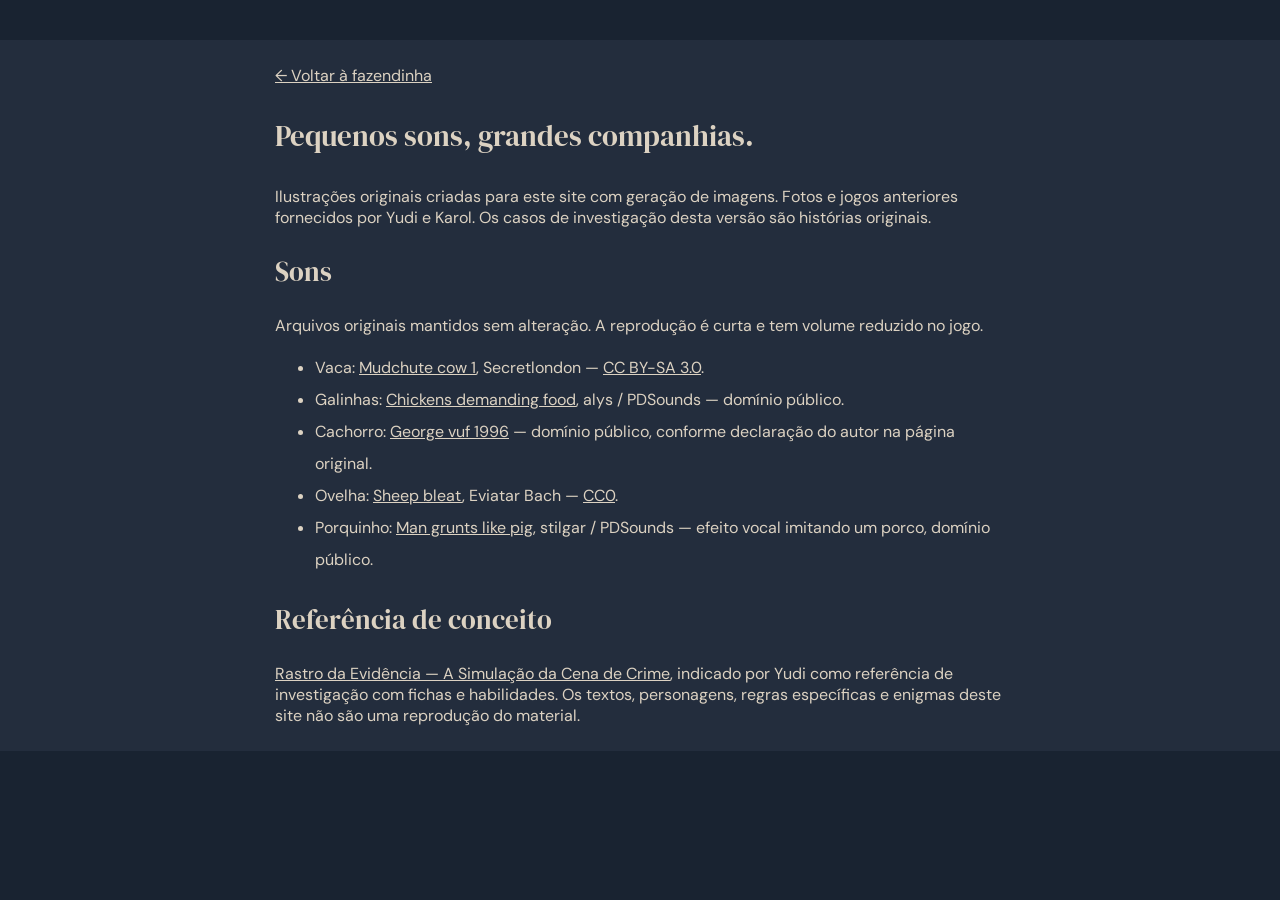
<file: creditos.html>
<!doctype html><html lang="pt-BR"><head><meta charset="utf-8"><meta name="viewport" content="width=device-width,initial-scale=1"><title>Créditos · Yudi & Karol</title><link rel="stylesheet" href="farm.css"><link rel="stylesheet" href="farm-evening.css"><link rel="stylesheet" href="transitions.css">
<script src="transitions.js" defer></script>
</head><body><main style="max-width:780px;margin:40px auto;padding:25px"><a href="fazenda.html">← Voltar à fazendinha</a><h1 style="margin:30px 0">Pequenos sons, grandes companhias.</h1><p>Ilustrações originais criadas para este site com geração de imagens. Fotos e jogos anteriores fornecidos por Yudi e Karol. Os casos de investigação desta versão são histórias originais.</p><h2 style="margin:25px 0">Sons</h2><p>Arquivos originais mantidos sem alteração. A reprodução é curta e tem volume reduzido no jogo.</p><ul style="line-height:2"><li>Vaca: <a href="https://commons.wikimedia.org/wiki/File:Mudchute_cow_1.ogg">Mudchute cow 1</a>, Secretlondon — <a href="https://creativecommons.org/licenses/by-sa/3.0/">CC BY-SA 3.0</a>.</li><li>Galinhas: <a href="https://commons.wikimedia.org/wiki/File:Chickens_demanding_food.ogg">Chickens demanding food</a>, alys / PDSounds — domínio público.</li><li>Cachorro: <a href="https://commons.wikimedia.org/wiki/File:George_vuf_1996.ogg">George vuf 1996</a> — domínio público, conforme declaração do autor na página original.</li><li>Ovelha: <a href="https://commons.wikimedia.org/wiki/File:Sheep_bleat.ogg">Sheep bleat</a>, Eviatar Bach — <a href="https://creativecommons.org/publicdomain/zero/1.0/">CC0</a>.</li><li>Porquinho: <a href="https://commons.wikimedia.org/wiki/File:Man_grunts_like_pig.ogg">Man grunts like pig</a>, stilgar / PDSounds — efeito vocal imitando um porco, domínio público.</li></ul><h2 style="margin:25px 0">Referência de conceito</h2><p><a href="https://educapes.capes.gov.br/handle/capes/921488">Rastro da Evidência — A Simulação da Cena de Crime</a>, indicado por Yudi como referência de investigação com fichas e habilidades. Os textos, personagens, regras específicas e enigmas deste site não são uma reprodução do material.</p></main></body></html>
</file>
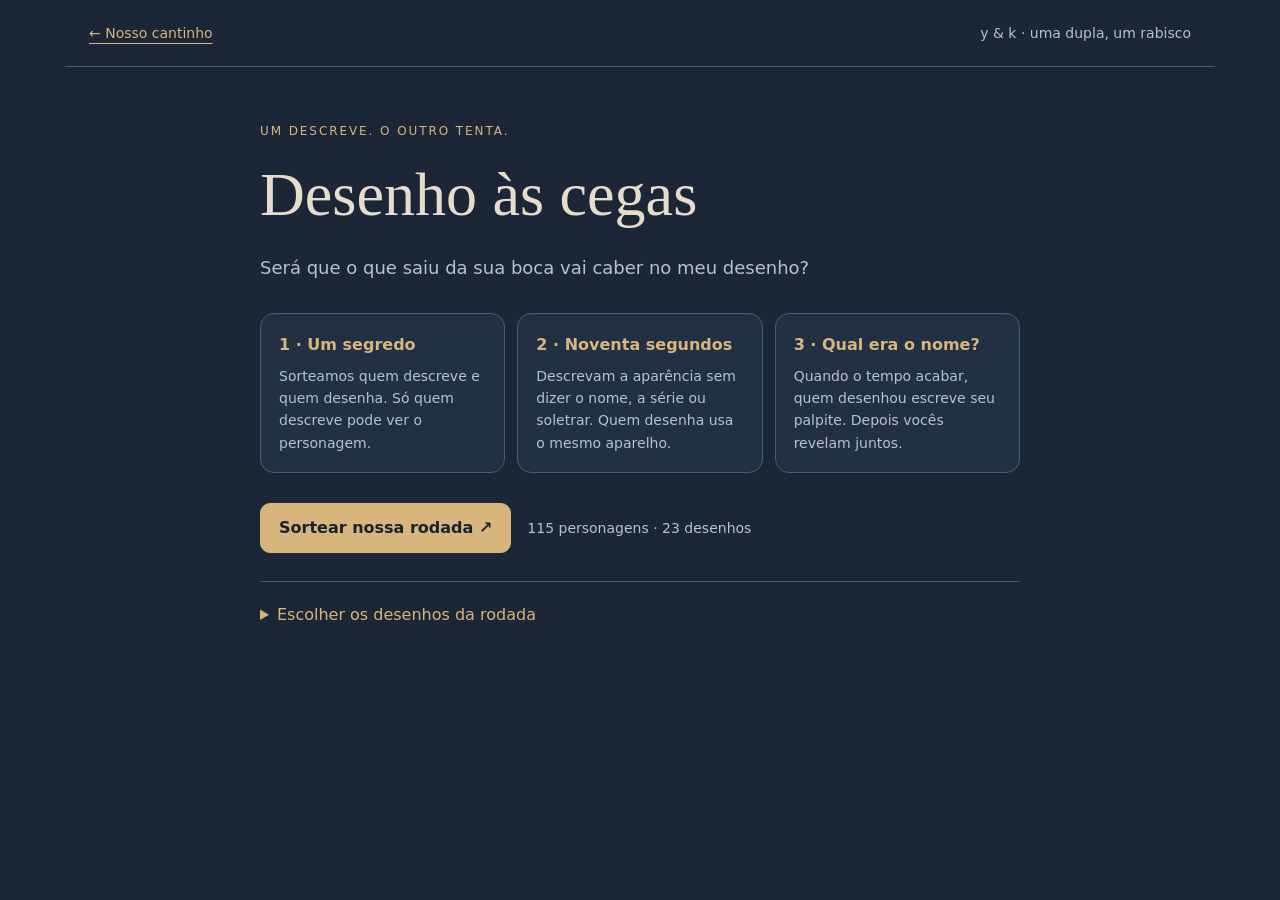
<file: desenho-as-cegas.html>
<!doctype html><html lang="pt-BR"><head><meta charset="utf-8"><meta name="viewport" content="width=device-width,initial-scale=1"><meta name="theme-color" content="#1b2636"><title>Desenho às cegas · Yudi & Karol</title><link rel="stylesheet" href="blind.css"><link rel="stylesheet" href="transitions.css"><script src="transitions.js" defer></script></head><body><header class="blind-header"><a href="index.html#jogos">← Nosso cantinho</a><span>y & k <i>·</i> uma dupla, um rabisco</span></header><main id="blind-app"></main><p id="blind-status" class="sr-only" role="status" aria-live="polite"></p><dialog id="clear-dialog" aria-labelledby="clear-title"><h2 id="clear-title">Apagar o desenho?</h2><p>O tempo continua contando.</p><form method="dialog"><button value="cancel">Manter desenho</button><button value="clear" class="primary">Apagar</button></form></dialog><script src="blind-characters.js"></script><script src="blind-engine.js"></script><script src="blind-references.js"></script><script src="blind.js"></script></body></html>
</file>
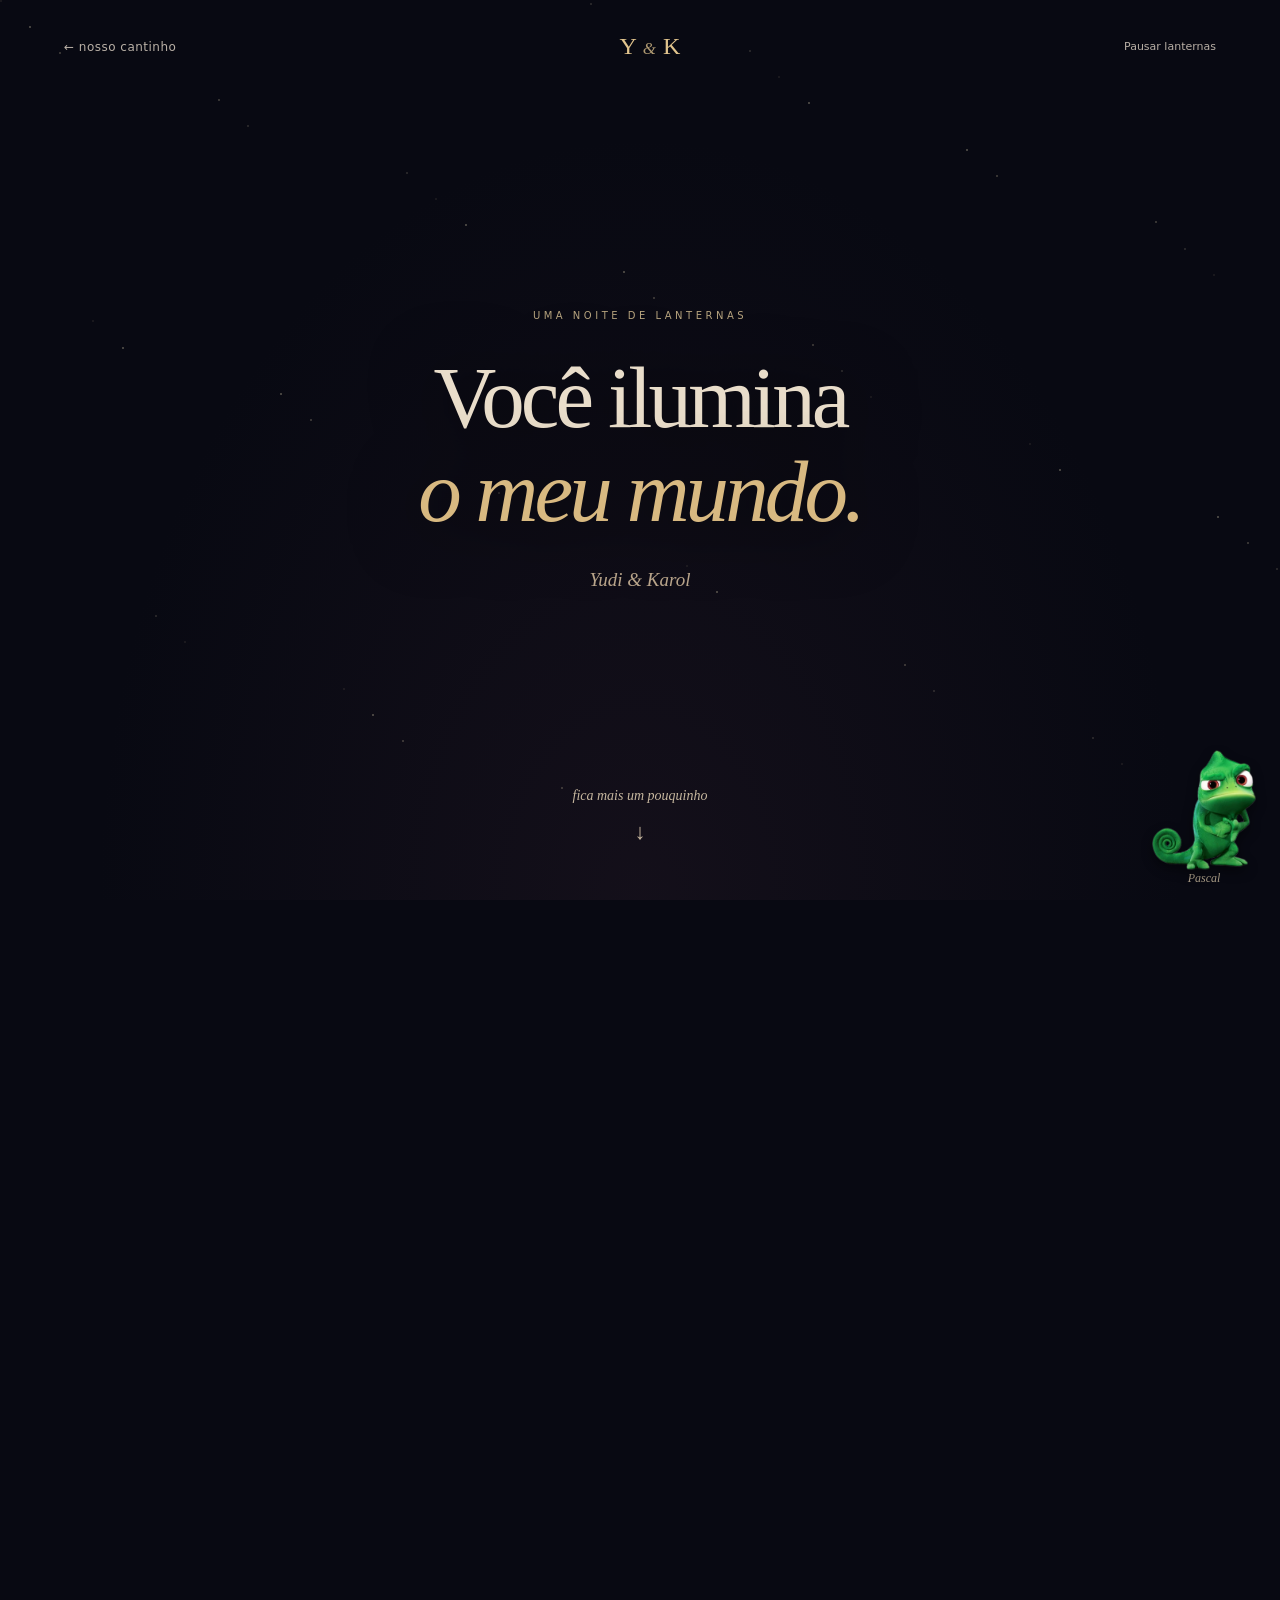
<file: enrolados.html>
<!doctype html><html lang="pt-BR"><head><meta charset="utf-8"><meta http-equiv="refresh" content="0;url=rapunzel.html?v=imagens3"><title>Uma noite de lanternas</title></head><body><a href="rapunzel.html?v=imagens3">Entrar na noite de lanternas</a></body></html>
</file>
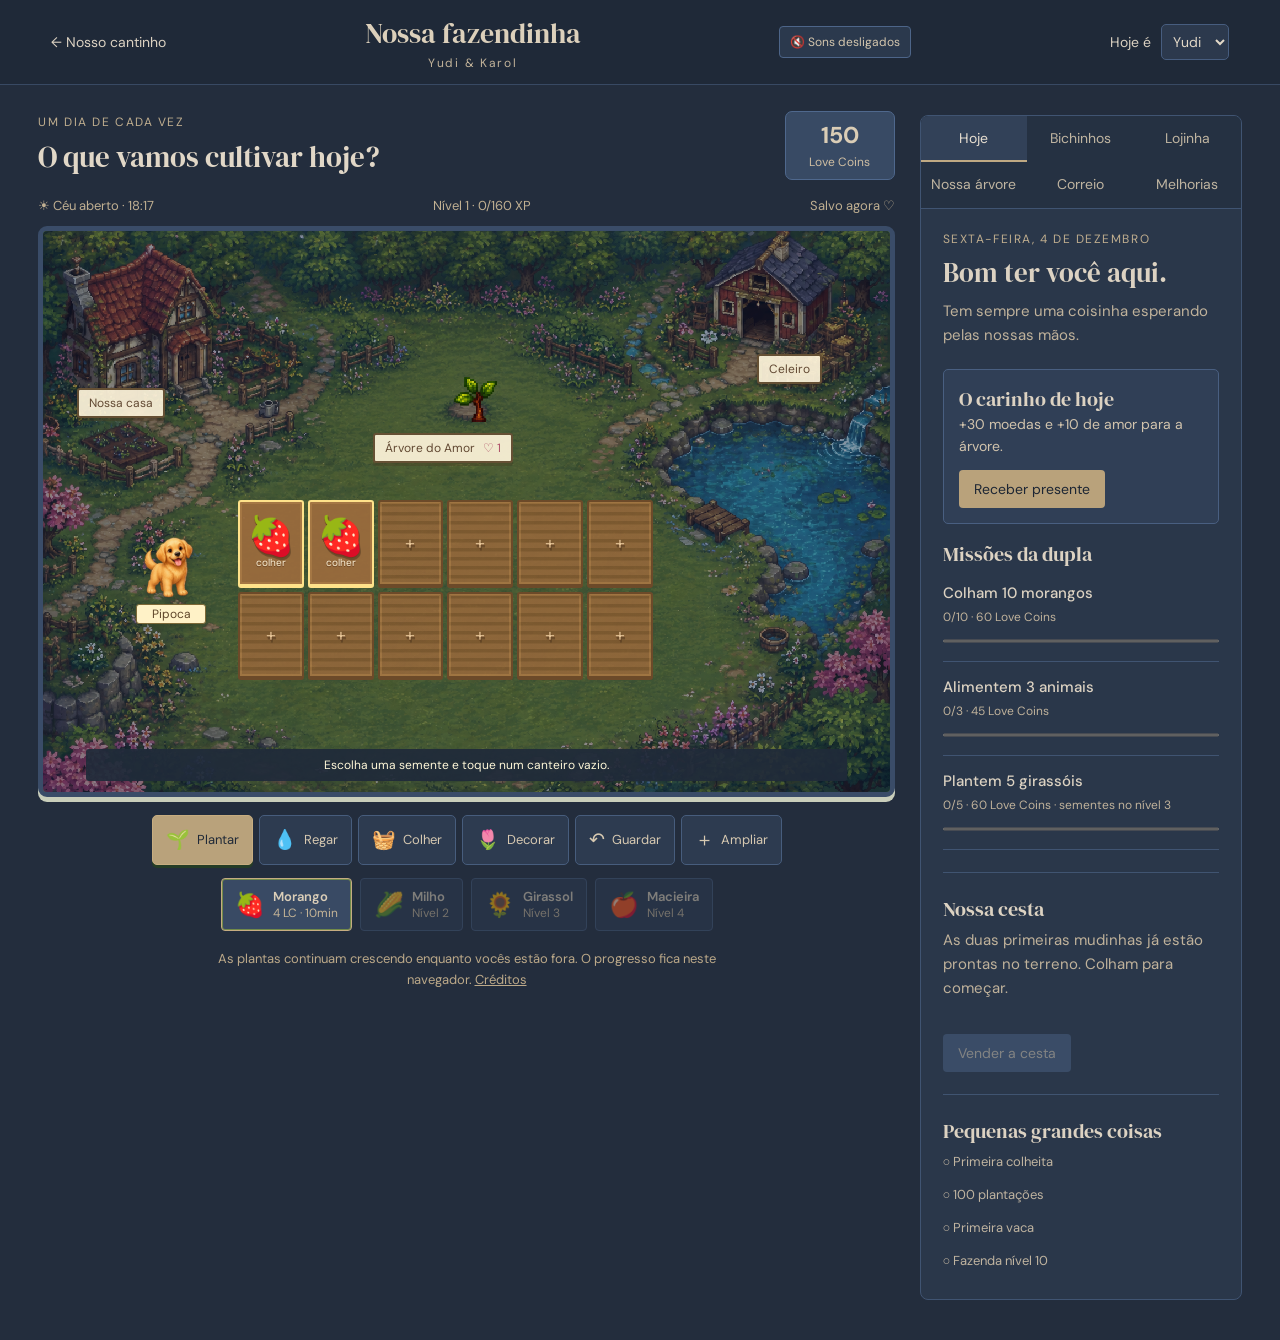
<file: fazenda.html>
<!doctype html><html lang="pt-BR"><head><meta charset="utf-8"><meta name="viewport" content="width=device-width,initial-scale=1"><meta name="theme-color" content="#243e32"><title>Nossa fazendinha · Yudi & Karol</title><link rel="stylesheet" href="farm.css"><link rel="stylesheet" href="farm-evening.css"><link rel="stylesheet" href="transitions.css">
<script src="transitions.js" defer></script>
</head><body>
<header class="farm-header"><a href="index.html" class="back">← Nosso cantinho</a><div class="farm-brand">Nossa fazendinha <span>Yudi & Karol</span></div><button id="sound-toggle" class="sound-toggle" aria-pressed="false">🔇 Sons desligados</button><label class="player-label">Hoje é <select id="player"><option>Yudi</option><option>Karol</option></select></label></header>
<main class="farm-layout"><section class="farm-main" aria-label="Fazenda"><div class="farm-hud"><div><span class="eyebrow">um dia de cada vez</span><h1>O que vamos cultivar hoje?</h1></div><div class="wallet"><b id="coins">150</b><span>Love Coins</span></div></div><div class="world-info"><span id="weather"></span><span id="farm-level"></span><span id="save-state">Salvo neste navegador</span></div><div id="storage-warning" role="alert" hidden></div>
<div class="farm-world" id="world"><img class="world-art" src="assets/farm-clearing.png" alt="Fazenda em pixel art, uma casa, um celeiro, um lago e uma clareira para a Árvore do Amor no centro"><div class="night-shade"></div><button id="love-tree" class="love-tree stage-0" data-tab="tree" aria-label="Cuidar da Árvore do Amor"></button><button class="world-sign tree-sign" data-tab="tree">Árvore do Amor <span id="tree-badge">♡ 1</span></button><button class="world-sign house-sign" data-tab="upgrades">Nossa casa</button><button class="world-sign barn-sign" data-tab="animals">Celeiro</button><div id="plot-grid" class="plot-grid" aria-label="Canteiros"></div><div class="decor-grid" id="decor-grid" aria-label="Espaços para decorar"></div><div class="world-animals" id="world-animals"></div><button class="pet-on-map" id="pet-map" aria-label="Cuidar de Pipoca"><i class="animal-sprite sprite-dog"></i><span>Pipoca</span></button><span class="world-caption" id="world-caption">Escolha uma semente e toque num canteiro vazio.</span></div>
<div class="tool-belt" role="group" aria-label="Ferramentas"><button data-tool="plant" class="active">🌱 <span>Plantar</span></button><button data-tool="water">💧 <span>Regar</span></button><button data-tool="harvest">🧺 <span>Colher</span></button><button data-tool="decorate">🌷 <span>Decorar</span></button><button data-tool="remove">↶ <span>Guardar</span></button><button id="expand">＋ <span>Ampliar</span></button></div><div class="seed-tray" id="seeds"></div><p class="farm-footnote">As plantas continuam crescendo enquanto vocês estão fora. O progresso fica neste navegador. <a href="creditos.html">Créditos</a></p></section>
<aside class="farm-sidebar"><nav class="side-tabs" aria-label="Cuidar da fazenda"><button data-tab="today" class="active">Hoje</button><button data-tab="animals">Bichinhos</button><button data-tab="shop">Lojinha</button><button data-tab="tree">Nossa árvore</button><button data-tab="gifts">Correio</button><button data-tab="upgrades">Melhorias</button></nav><div id="side-content"></div></aside></main><div class="toast" id="toast" role="status" aria-live="polite"></div><dialog id="gift-dialog"><form id="gift-form"><button type="button" class="dialog-close" aria-label="Fechar">×</button><span class="eyebrow">um carinho para encontrar depois</span><h2>Deixei uma flor pra você.</h2><label>Seu bilhete<textarea name="message" maxlength="240" placeholder="Escreve do seu jeitinho…"></textarea></label><p>Uma flor e um recado · 5 Love Coins</p><button class="primary" type="submit">Deixar no correio ♡</button></form></dialog><script src="farm-engine.js"></script><script src="animal-sounds.js"></script><script src="farm.js"></script></body></html>
</file>
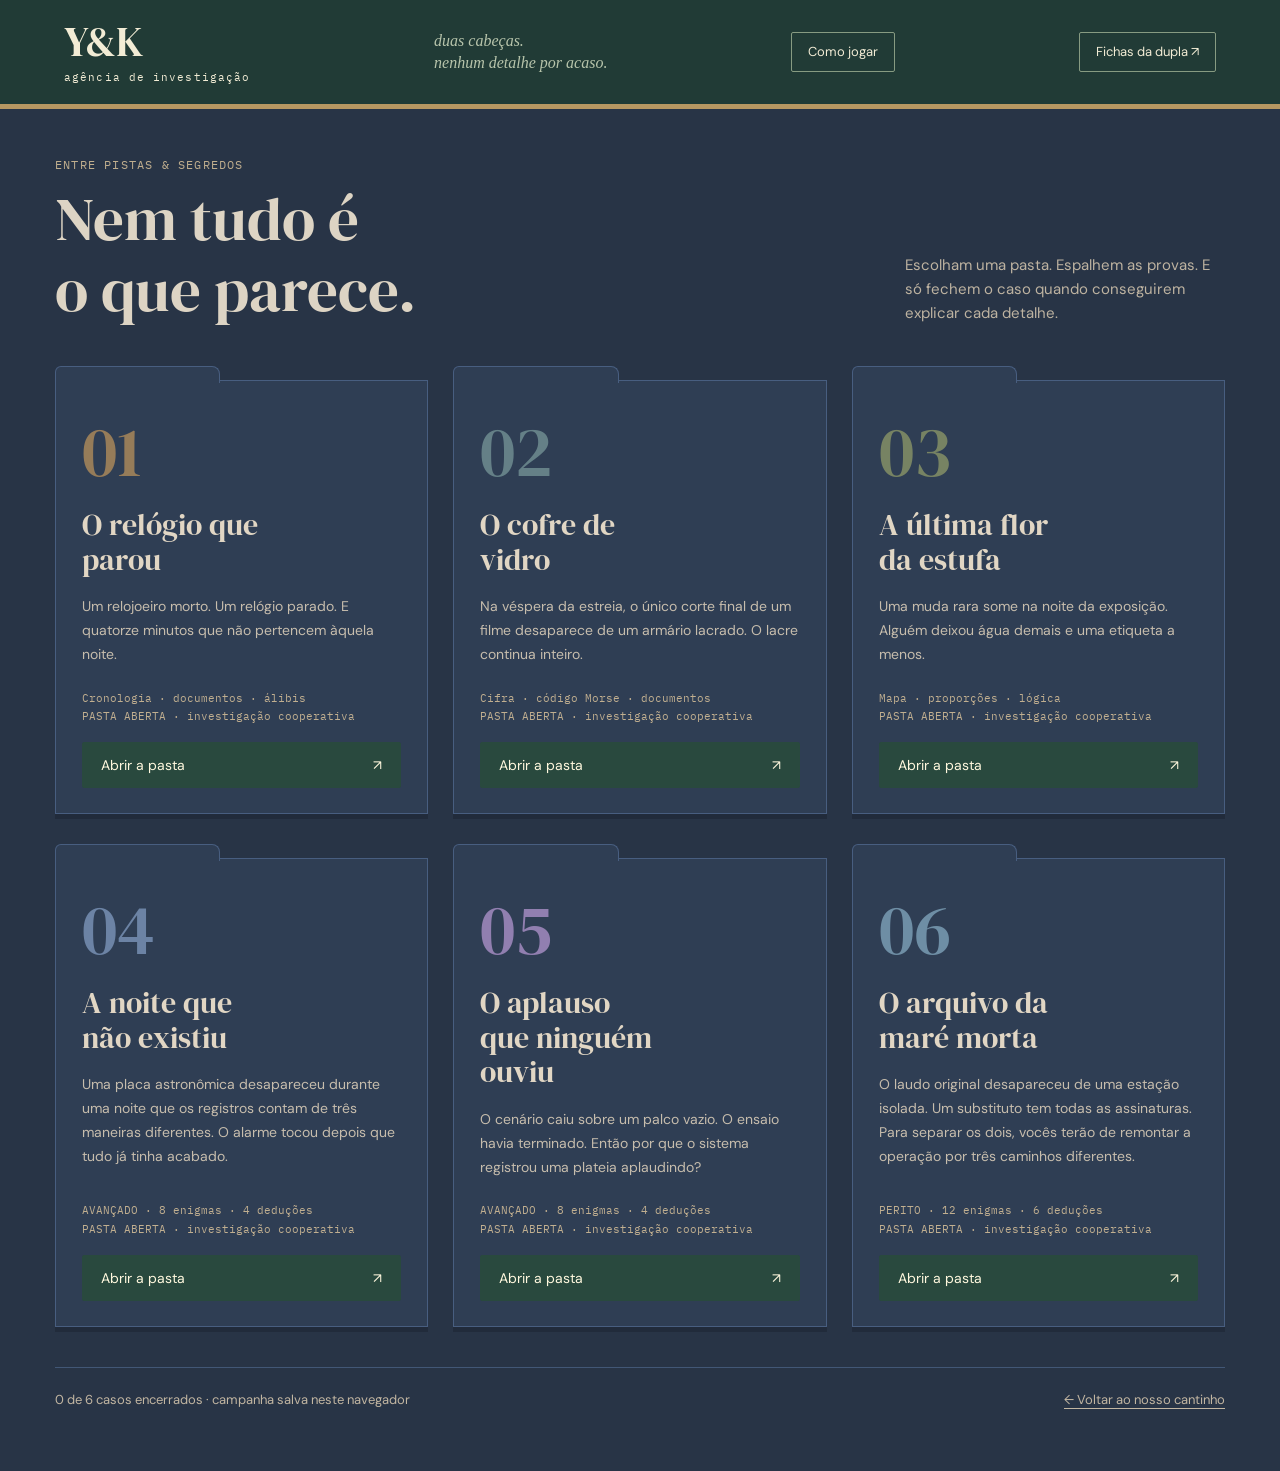
<file: investigacao.html>
<!doctype html><html lang="pt-BR"><head><meta charset="utf-8"><meta name="viewport" content="width=device-width,initial-scale=1"><meta name="theme-color" content="#233b37"><title>Entre pistas & segredos · Agência Y&K</title><link rel="stylesheet" href="investigation.css"><link rel="stylesheet" href="investigation-evening.css"><link rel="stylesheet" href="transitions.css">
<script src="transitions.js" defer></script>
</head><body><header class="agency-header"><a class="agency-brand" href="index.html">Y&K<span>agência de investigação</span></a><div class="agency-motto">duas cabeças.<br>nenhum detalhe por acaso.</div><button id="profiles-button" class="outline">Fichas da dupla ↗</button></header><div id="storage-warning" role="alert" hidden></div><main id="app"></main><div class="notice" id="notice" role="status" aria-live="polite"></div><dialog id="profile-dialog"><button class="close-dialog" aria-label="Fechar fichas">×</button><span class="eyebrow">os nomes na porta</span><h2>Uma dupla, duas maneiras de olhar.</h2><p class="muted">Cada enigma e caso resolvido dá XP aos dois. A cada 100 XP, vocês ganham um nível e um ponto para distribuir.</p><div id="profiles"></div><div class="rules-note"><strong>Como os dados ajudam</strong><p>Uma rolagem de D6 por enigma. Dado + habilidade ≥ 5 revela uma pista gratuita. Uma falha nunca bloqueia o caso. As pistas manuais reduzem o XP do enigma, mas continuam disponíveis quando o foco acaba.</p></div></dialog><dialog id="evidence-dialog"><button class="close-dialog" aria-label="Fechar documento">×</button><div id="evidence-content"></div></dialog><script src="case-data.js"></script><script src="case-advanced.js"></script><script src="case-theatre.js"></script><script src="case-tide.js"></script><script src="investigation-engine.js"></script><script src="investigation.js"></script><script src="investigation-guide.js"></script></body></html>
</file>
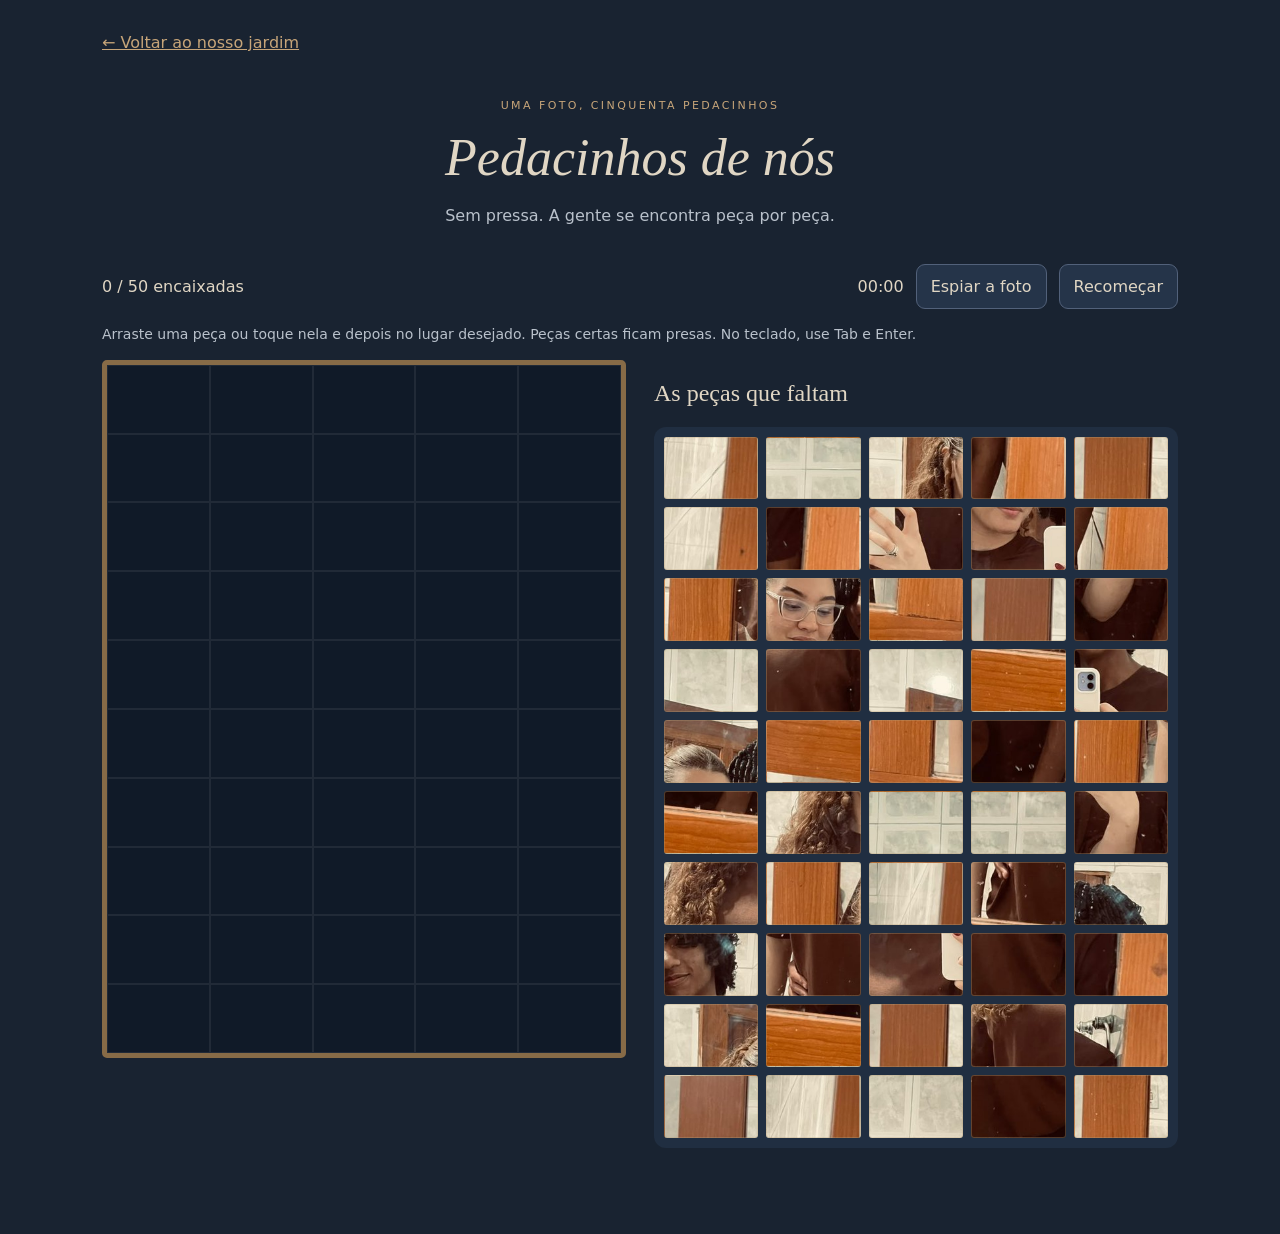
<file: quebracabeca.html>
<!doctype html><html lang="pt-BR"><head><meta charset="utf-8"><meta name="viewport" content="width=device-width,initial-scale=1"><title>Pedacinhos de nós · Yudi & Karol</title><link rel="stylesheet" href="puzzle.css"><link rel="stylesheet" href="transitions.css"><script src="transitions.js" defer></script><script src="puzzle-engine.js" defer></script><script src="puzzle.js" defer></script></head><body><main><a href="index.html#jogos">← Voltar ao nosso jardim</a><header><small>UMA FOTO, CINQUENTA PEDACINHOS</small><h1>Pedacinhos de nós</h1><p>Sem pressa. A gente se encontra peça por peça.</p></header><div class="tools"><span id="progress" role="status"></span><span id="timer">00:00</span><button id="reference" aria-pressed="false">Espiar a foto</button><button id="reset">Recomeçar</button></div><p class="hint">Arraste uma peça ou toque nela e depois no lugar desejado. Peças certas ficam presas. No teclado, use Tab e Enter.</p><div class="puzzle-layout"><div id="board" aria-label="Tabuleiro de cinquenta peças"></div><aside><h2>As peças que faltam</h2><div id="tray" aria-label="Peças disponíveis"></div></aside></div><p id="notice" role="status"></p><dialog id="confirm"><h2>Começar de novo?</h2><p>A montagem atual será desfeita.</p><form method="dialog"><button value="cancel">Continuar montando</button><button value="reset">Sim, embaralhar</button></form></dialog></main></body></html>
</file>
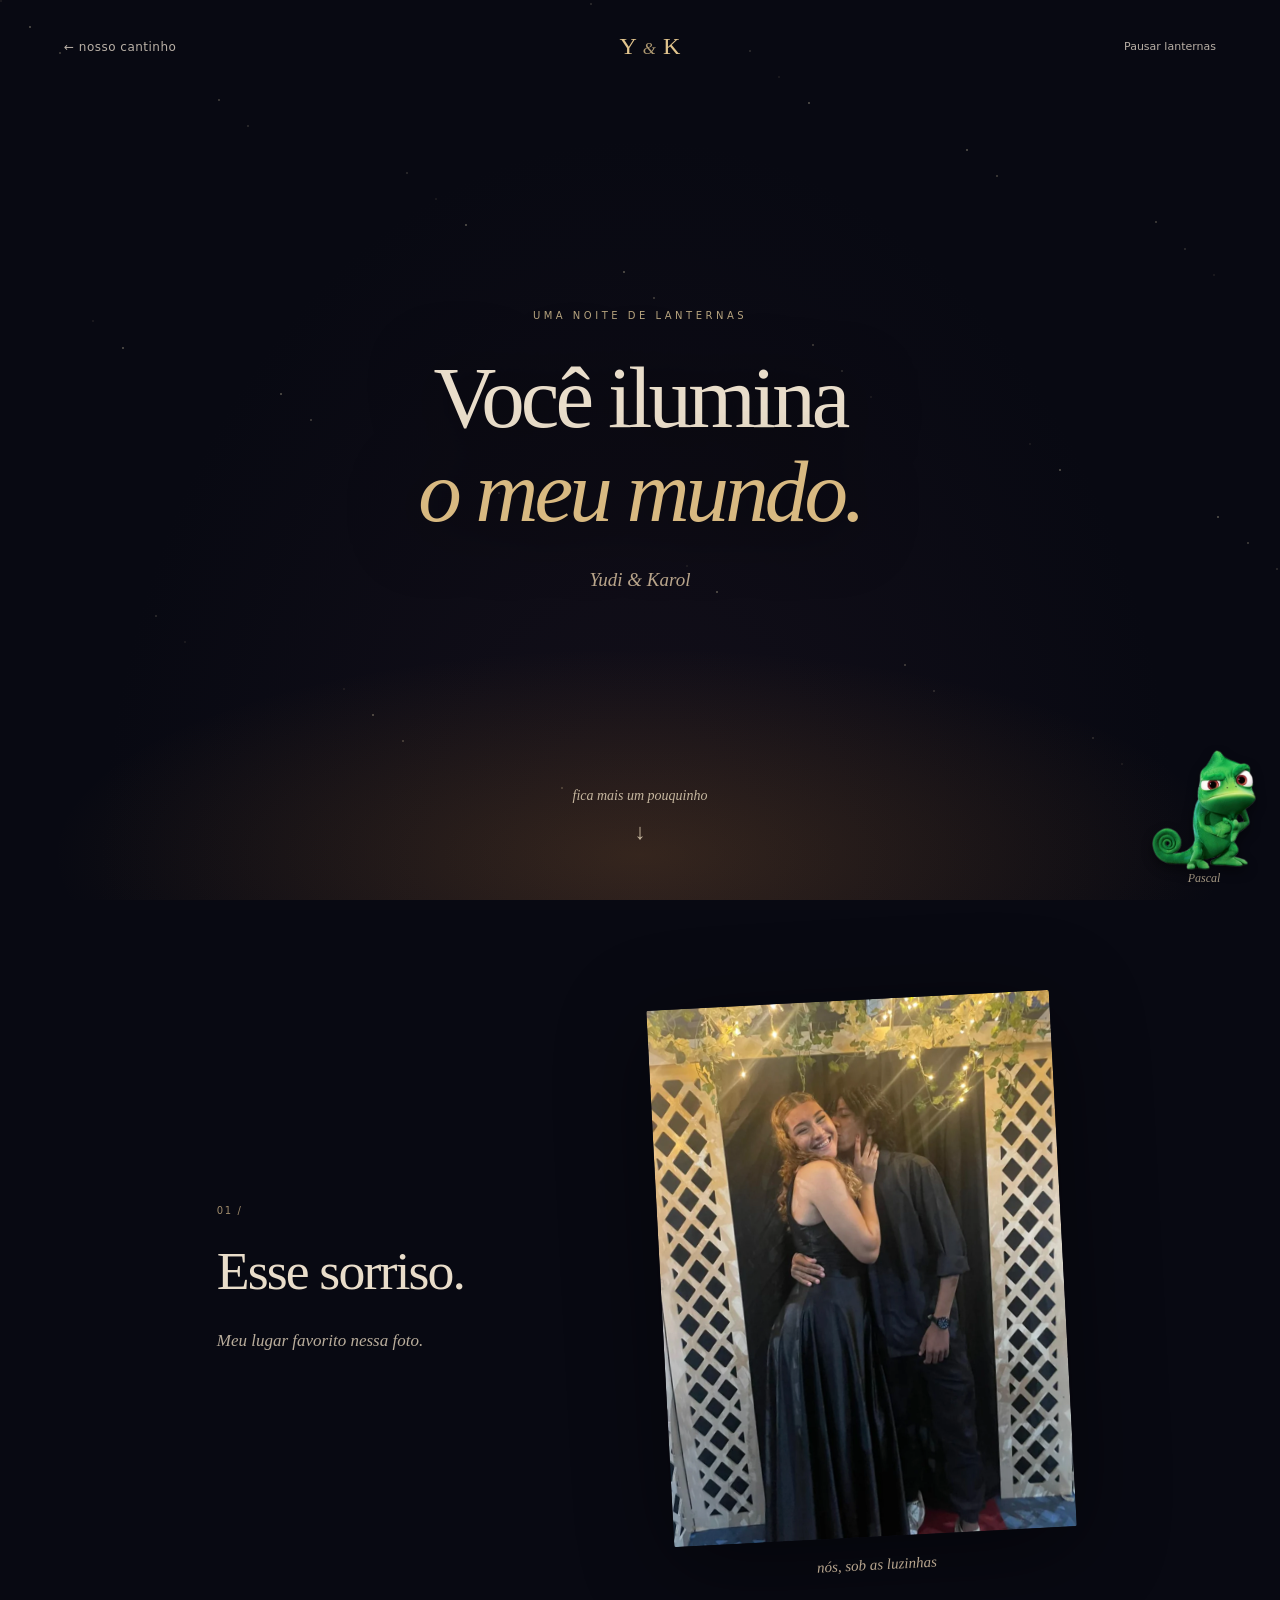
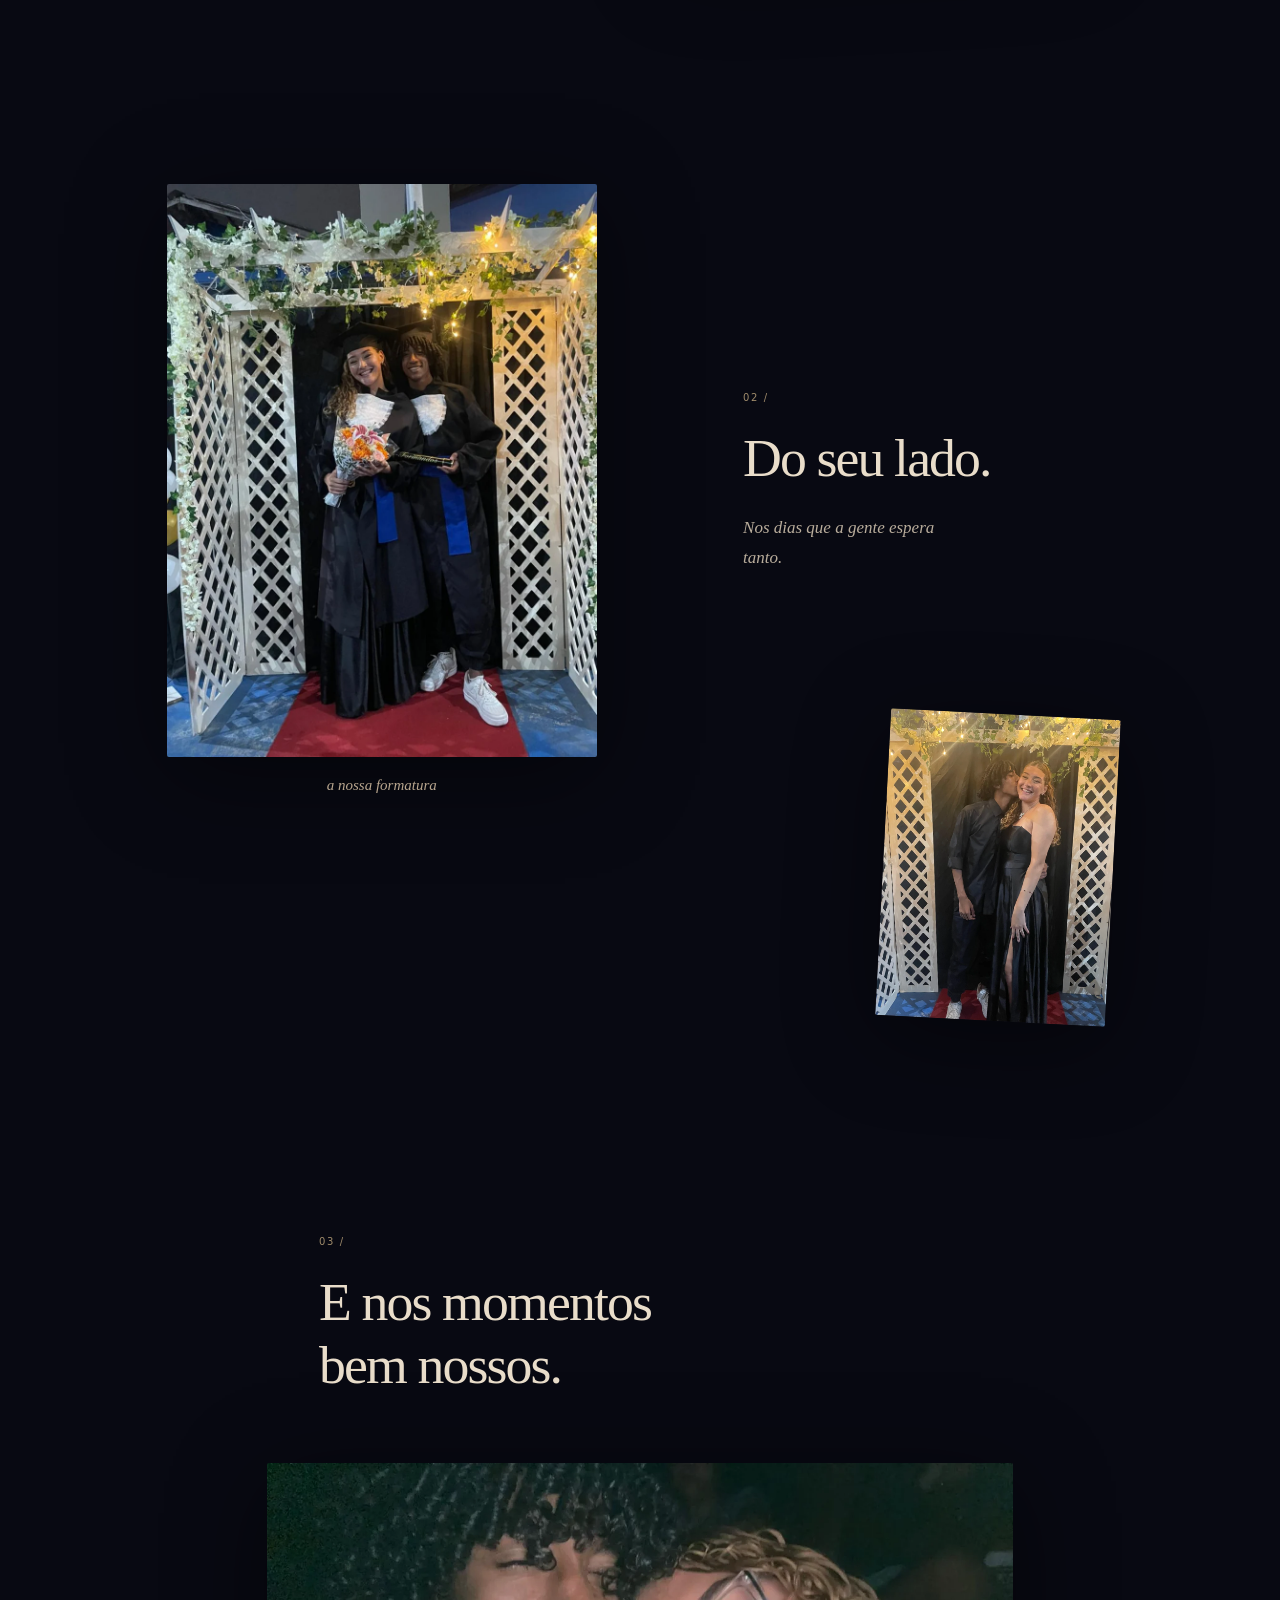
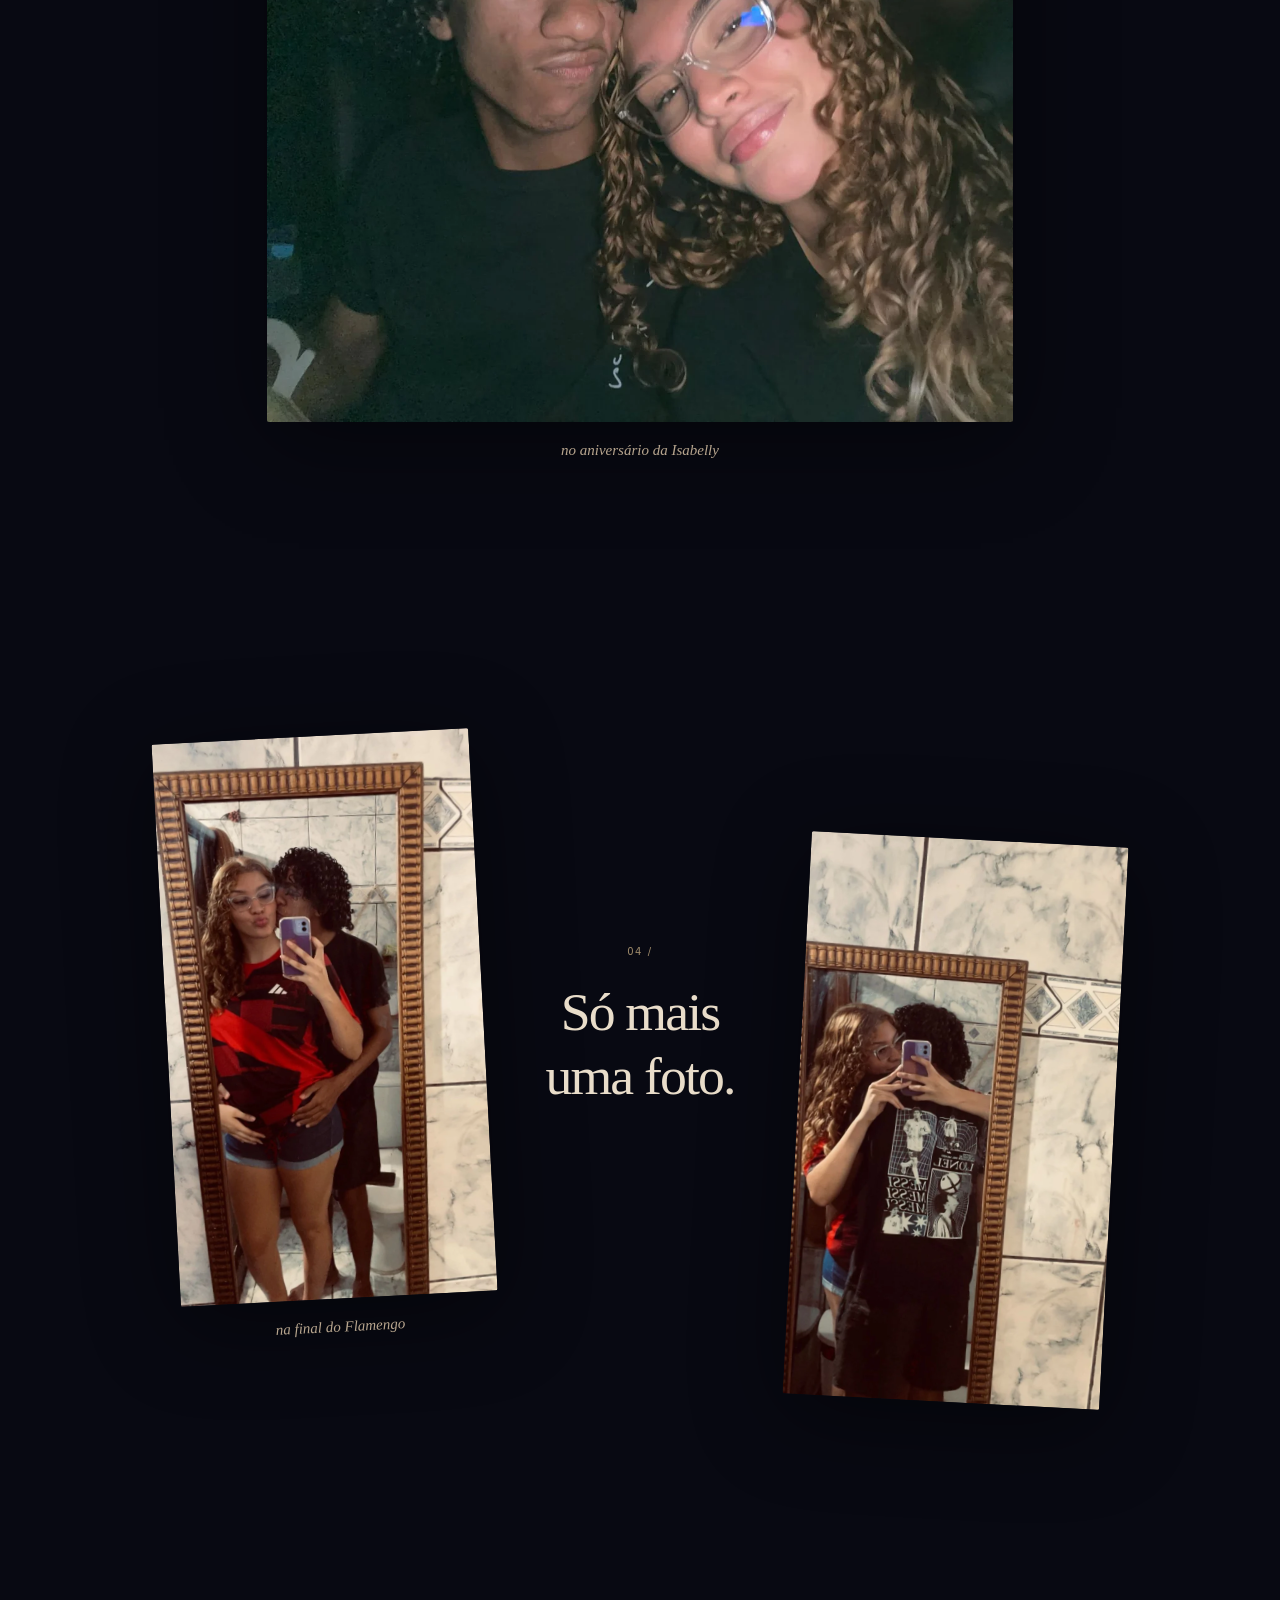
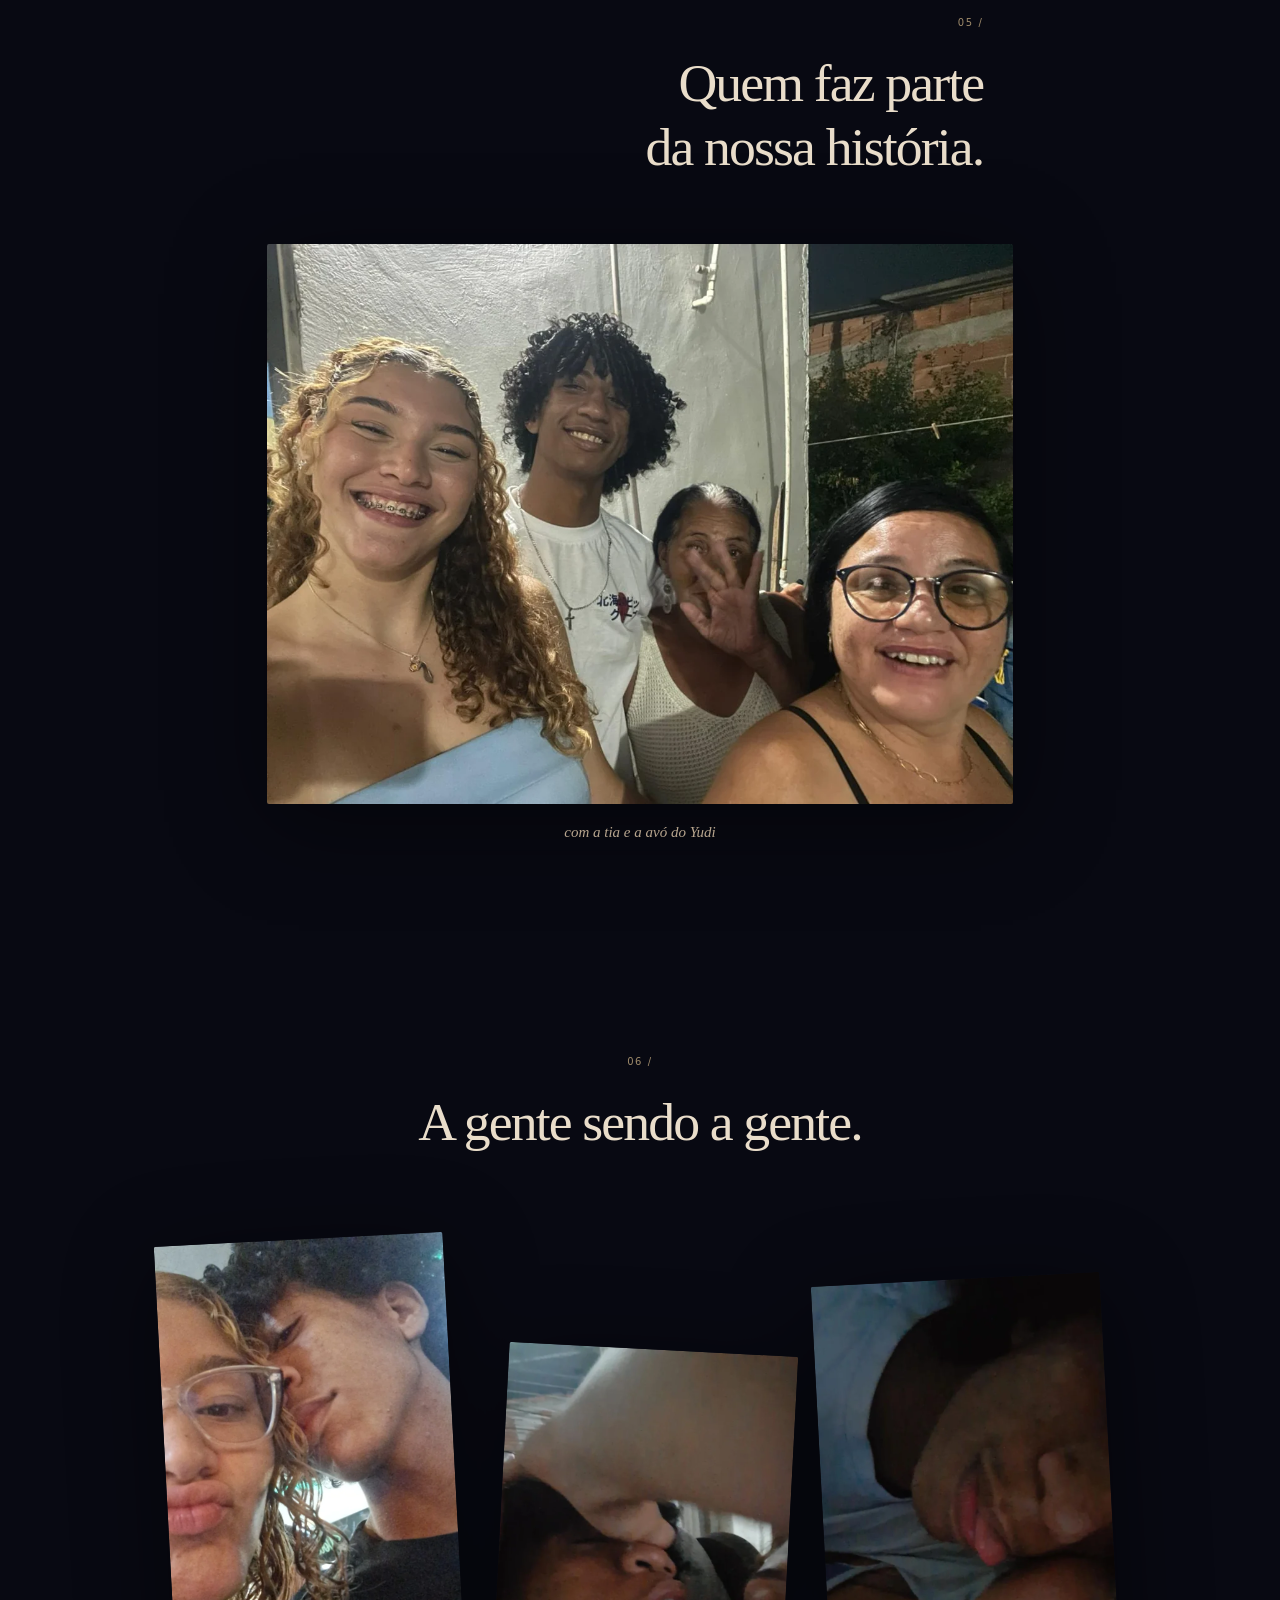
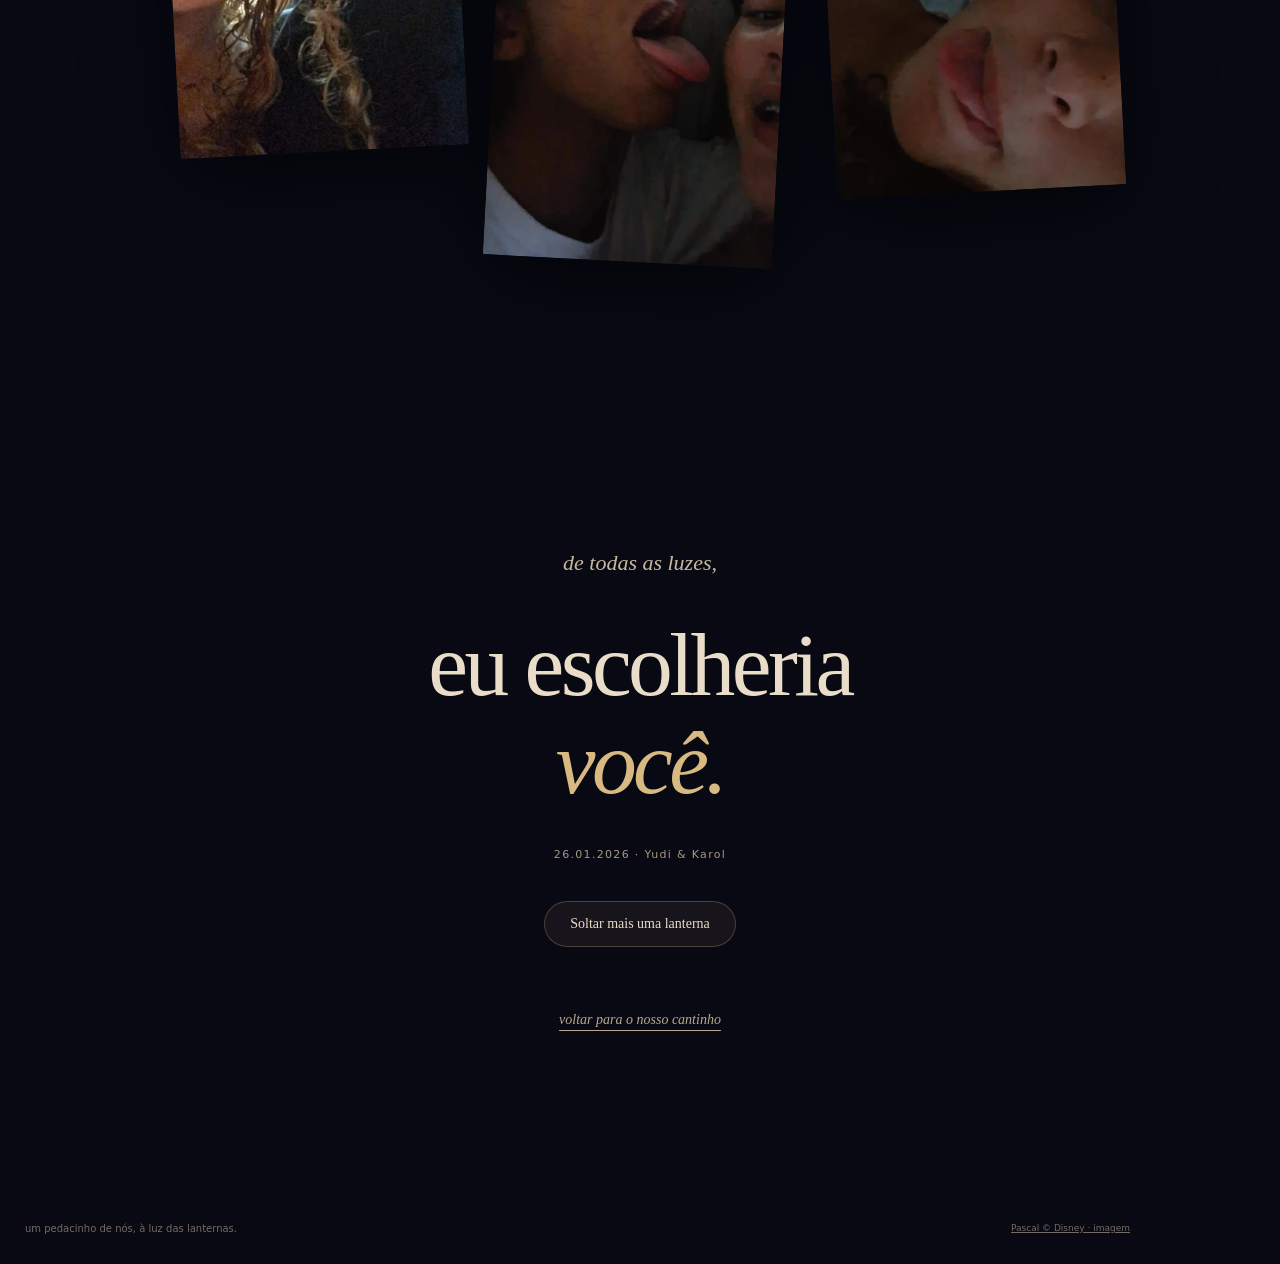
<file: rapunzel.html>
<!doctype html><html lang="pt-BR"><head><meta charset="utf-8"><meta name="viewport" content="width=device-width,initial-scale=1"><meta name="theme-color" content="#080912"><title>Uma noite de lanternas · Yudi & Karol</title><link rel="stylesheet" href="rapunzel.css?v=9f8bd39adf"><script src="rapunzel.js?v=624fb4e308" defer></script></head><body><div class="night-sky" aria-hidden="true"><div class="stars"></div><div id="lanterns"></div><div class="horizon"></div></div><div class="arrival" aria-hidden="true"></div><header><a class="back" href="index.html#inicio">← nosso cantinho</a><span class="monogram">Y <i>&</i> K</span><button id="motion" aria-pressed="false">Pausar lanternas</button></header><main><section class="opening"><p class="overline">UMA NOITE DE LANTERNAS</p><h1>Você ilumina<br><em>o meu mundo.</em></h1><p class="opening-note">Yudi & Karol</p><a class="scroll-cue" href="#lembrancas">fica mais um pouquinho <span>↓</span></a></section><div id="memories"></div><section class="ending reveal"><p>de todas as luzes,</p><h2>eu escolheria<br><em>você.</em></h2><span>26.01.2026 · Yudi & Karol</span><button id="release">Soltar mais uma lanterna</button><p id="release-note" role="status"></p><a href="index.html#inicio">voltar para o nosso cantinho</a></section></main><aside id="pascal" aria-label="Pascal"><div id="pascal-menu" hidden><span id="pet-note" role="status">Pascal veio ficar com vocês.</span><div><button data-pet="care">Carinho</button><button data-pet="play">Brincar</button><button data-pet="color">Mudar de cor</button><button data-pet="rest">Descansar</button></div><button id="pet-close" aria-label="Fechar ações do Pascal">×</button></div><button id="pet-body" aria-label="Brincar com Pascal" aria-expanded="false"><img id="pet-image" src="assets/pascal.webp" alt="Pascal, o camaleão de Rapunzel" width="130" height="145"><span>Pascal</span></button></aside><dialog id="photo-dialog"><button id="close-photo" aria-label="Fechar foto">×</button><img alt=""><p></p></dialog><footer><span>um pedacinho de nós, à luz das lanternas.</span><a href="https://www.pinterest.com/pin/check-out-this-transparent-rapunzels-pet-chameleon-pascal-png-image--740068151256611678/" target="_blank" rel="noopener">Pascal © Disney · imagem</a></footer><noscript>Ative o JavaScript para ver as fotos e as lanternas.<style>.arrival{display:none}</style></noscript></body></html>
</file>
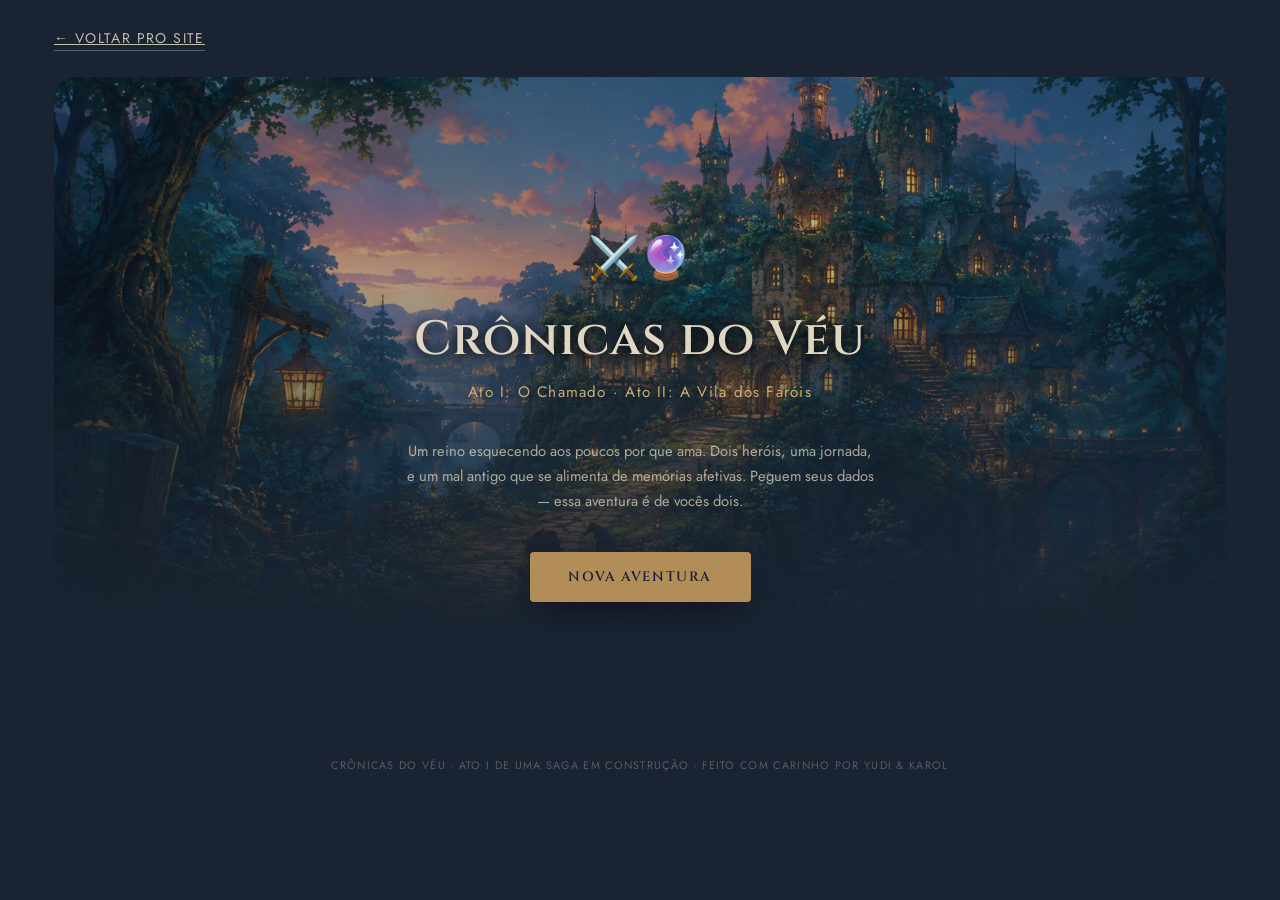
<file: rpg.html>
<!DOCTYPE html>
<html lang="pt-BR">
<head>
<meta charset="UTF-8">
<meta name="viewport" content="width=device-width, initial-scale=1.0">
<title>Crônicas do Véu &mdash; RPG de Yudi & Karol</title>
<link rel="preconnect" href="https://fonts.googleapis.com">
<link href="https://fonts.googleapis.com/css2?family=Cinzel:wght@500;600;700&family=Cormorant+Garamond:ital,wght@0,400;0,500;0,600;1,500&family=Jost:wght@300;400;500;600&display=swap" rel="stylesheet">
<style>
  :root{
    --bg:#0f0e17; --panel:#1b1826; --panel-2:#231f33; --panel-3:#2b2640;
    --parchment:#ece0c4; --ink:#241c12;
    --gold:#c9a344; --purple:#8a6bd1; --rose:#c9748c; --teal:#3f8a82; --red:#a63a3a; --blue:#3d5a9e;
    --line:rgba(236,224,196,0.14);
  }
  *{margin:0;padding:0;box-sizing:border-box;}
  body{
    background:radial-gradient(ellipse at 50% 0%, #1c1730, var(--bg));
    color:var(--parchment); font-family:'Jost',sans-serif; font-weight:300; min-height:100vh;
  }
  h1,h2,h3,.title-font{font-family:'Cinzel',serif; font-weight:600; letter-spacing:0.02em;}
  .serif{font-family:'Cormorant Garamond',serif;}
  button{font-family:inherit; cursor:pointer;}
  a{color:inherit;}

  .wrap{max-width:800px; margin:0 auto; padding:5vh 6vw 10vh;}
  .top-bar{display:flex; justify-content:space-between; align-items:center; margin-bottom:1.6rem; flex-wrap:wrap; gap:0.8rem;}
  .back-link{font-size:0.7rem; letter-spacing:0.1em; text-transform:uppercase; color:rgba(236,224,196,0.5); border-bottom:1px solid var(--line); padding-bottom:2px;}
  .back-link:hover{color:var(--rose);}

  /* ---------- TITLE SCREEN ---------- */
  #screen-title{text-align:center; padding-top:8vh;}
  #screen-title .emblem{font-size:2.6rem; margin-bottom:1.2rem;}
  #screen-title h1{font-size:clamp(2rem,7vw,3rem); margin-bottom:0.6rem;}
  #screen-title .subtitle{font-size:0.95rem; color:var(--gold); letter-spacing:0.08em; margin-bottom:2.2rem;}
  #screen-title p{max-width:52ch; margin:0 auto 2.4rem; color:rgba(236,224,196,0.7); font-size:0.92rem; line-height:1.7;}
  .rpg-btn{
    background:var(--gold); border:none; color:#241c12; padding:1rem 2.4rem; border-radius:4px;
    font-family:'Cinzel',serif; font-size:0.85rem; letter-spacing:0.12em; text-transform:uppercase; font-weight:600;
    box-shadow:0 16px 34px -14px rgba(0,0,0,0.7); transition:transform 0.2s ease, background 0.2s ease;
  }
  .rpg-btn:hover{transform:translateY(-2px); background:#ddbb58;}
  .rpg-btn.ghost{background:none; border:1px solid var(--gold); color:var(--gold); box-shadow:none;}
  .rpg-btn.ghost:hover{background:rgba(201,163,68,0.12);}
  .rpg-btn:disabled{opacity:0.4; cursor:not-allowed; transform:none;}
  .rpg-btn.small{padding:0.6rem 1.2rem; font-size:0.7rem;}
  .title-actions{display:flex; gap:1rem; justify-content:center; flex-wrap:wrap;}

  /* ---------- CHARACTER CREATION ---------- */
  #screen-create{display:none;}
  .create-hero{margin-bottom:2.6rem;}
  .create-hero h2{font-size:1.3rem; margin-bottom:0.3rem;}
  .create-hero .hero-name{color:var(--gold);}
  .class-grid{display:grid; grid-template-columns:repeat(3,1fr); gap:0.9rem; margin-top:1rem;}
  @media (max-width:600px){ .class-grid{grid-template-columns:1fr;} }
  .class-card{
    background:var(--panel); border:1px solid var(--line); border-radius:10px; padding:1.2rem 1rem; text-align:center;
    transition:border-color 0.2s ease, transform 0.2s ease;
  }
  .class-card:hover{transform:translateY(-3px);}
  .class-card.selected{border-color:var(--gold); background:var(--panel-2); box-shadow:0 0 0 1px var(--gold);}
  .class-card .cc-icon{font-size:1.8rem; margin-bottom:0.5rem;}
  .class-card h4{font-family:'Cinzel',serif; font-size:0.9rem; margin-bottom:0.4rem;}
  .class-card p{font-size:0.72rem; color:rgba(236,224,196,0.55); line-height:1.4;}

  /* ---------- GAME SHELL ---------- */
  #screen-game{display:none;}
  .hud-bar{
    display:flex; justify-content:space-between; align-items:center; flex-wrap:wrap; gap:0.7rem;
    background:var(--panel); border:1px solid var(--line); border-radius:12px; padding:0.8rem 1.1rem; margin-bottom:1rem;
  }
  .hud-hero{display:flex; align-items:center; gap:0.5rem; font-size:0.72rem; color:rgba(236,224,196,0.75);}
  .hud-hero .track{width:70px; height:7px; border-radius:999px; background:rgba(236,224,196,0.1); overflow:hidden;}
  .hud-hero .fill{height:100%; background:linear-gradient(90deg, var(--teal), var(--gold));}
  .hud-loc{font-size:0.7rem; color:var(--gold); letter-spacing:0.05em;}

  .subnav{display:flex; gap:0.4rem; margin-bottom:1.4rem; background:var(--panel-2); padding:0.4rem; border-radius:10px;}
  .subnav-btn{
    flex:1; background:none; border:none; color:rgba(236,224,196,0.55); padding:0.65rem 0.5rem; border-radius:7px;
    font-family:'Cinzel',serif; font-size:0.72rem; letter-spacing:0.06em; text-transform:uppercase;
    transition:background 0.2s ease, color 0.2s ease;
  }
  .subnav-btn.active{background:var(--gold); color:#241c12; font-weight:600;}

  .panel-view{display:none;}
  .panel-view.active{display:block; animation:fadeUp 0.3s ease;}
  @keyframes fadeUp{ from{opacity:0; transform:translateY(6px);} to{opacity:1; transform:translateY(0);} }

  /* ---------- STORY PANEL ---------- */
  .node-panel{
    background:var(--panel); border:1px solid var(--line); border-radius:14px; padding:2.2rem 2rem;
    box-shadow:0 24px 60px -24px rgba(0,0,0,0.7);
  }
  .node-tag{font-size:0.66rem; letter-spacing:0.2em; text-transform:uppercase; color:var(--gold); margin-bottom:1rem;}
  .node-text{font-family:'Cormorant Garamond',serif; font-style:italic; font-size:clamp(1.1rem,2.6vw,1.35rem); line-height:1.75; color:rgba(236,224,196,0.94); white-space:pre-line;}
  .choices{display:flex; flex-direction:column; gap:0.7rem; margin-top:1.6rem;}
  .choice-btn{
    text-align:left; background:var(--panel-2); border:1px solid var(--line); color:var(--parchment);
    padding:0.95rem 1.2rem; border-radius:8px; font-size:0.88rem; transition:border-color 0.2s ease, transform 0.15s ease, background 0.2s ease;
  }
  .choice-btn:hover{border-color:var(--gold); transform:translateX(4px); background:#2a2540;}
  .choice-btn .arrow{color:var(--gold); margin-right:0.5rem;}

  /* ---------- CHECK (dice + escolha de personagem) ---------- */
  .check-box{text-align:center; margin-top:1.6rem; padding-top:1.4rem; border-top:1px dashed var(--line);}
  .check-label{font-size:0.85rem; color:rgba(236,224,196,0.7); margin-bottom:1.2rem;}
  .check-pick{display:flex; gap:0.8rem; justify-content:center; flex-wrap:wrap; margin-bottom:1.2rem;}
  .check-pick-btn{
    background:var(--panel-2); border:1px solid var(--line); color:var(--parchment); padding:0.8rem 1.2rem; border-radius:8px;
    font-size:0.82rem; transition:border-color 0.2s ease;
  }
  .check-pick-btn:hover{border-color:var(--gold);}
  .dice{
    width:64px; height:64px; margin:0 auto 1rem; border-radius:10px; background:var(--panel-2); border:2px solid var(--gold);
    display:flex; align-items:center; justify-content:center; font-family:'Cinzel',serif; font-size:1.6rem; color:var(--gold);
  }
  .dice.rolling{animation:diceRoll 0.06s linear infinite;}
  @keyframes diceRoll{ from{transform:rotate(0deg);} to{transform:rotate(360deg);} }
  .roll-result{font-size:0.8rem; color:rgba(236,224,196,0.6); min-height:1.4em; margin-bottom:1rem;}

  /* ---------- COMBAT ---------- */
  .combat-box{margin-top:1.4rem; padding-top:1.4rem; border-top:1px dashed var(--line);}
  .enemy-card{text-align:center; margin-bottom:1.2rem;}
  .enemy-card h4{font-family:'Cinzel',serif; font-size:1rem; margin-bottom:0.5rem;}
  .hp-track{height:9px; border-radius:999px; background:rgba(236,224,196,0.1); overflow:hidden;}
  .hp-fill{height:100%; background:linear-gradient(90deg, var(--red), #d97a4a); transition:width 0.4s ease;}
  .hp-fill.party{background:linear-gradient(90deg, var(--teal), var(--gold));}
  .hp-label{font-size:0.68rem; color:rgba(236,224,196,0.5); margin-top:0.3rem;}
  .heroes-combat{display:grid; grid-template-columns:1fr 1fr; gap:1rem; margin-bottom:1.1rem;}
  .hero-combat-card{background:var(--panel-2); border-radius:10px; padding:0.9rem; text-align:center; border:1px solid transparent; transition:border-color 0.3s ease;}
  .hero-combat-card.downed{opacity:0.55; border-color:var(--red);}
  .hero-combat-card.dead{opacity:0.35;}
  .hero-combat-card h5{font-family:'Cinzel',serif; font-size:0.85rem; margin-bottom:0.5rem;}
  .hero-status{font-size:0.66rem; color:var(--rose); margin-top:0.2rem;}
  .death-pips{display:flex; gap:3px; justify-content:center; margin-top:0.3rem;}
  .death-pip{width:8px; height:8px; border-radius:50%; background:rgba(236,224,196,0.15); border:1px solid var(--line);}
  .death-pip.fail{background:var(--red);}
  .death-pip.success{background:var(--teal);}
  .hero-combat-card .hc-actions{display:flex; flex-direction:column; gap:0.4rem; margin-top:0.7rem;}
  .ability-btn{
    background:var(--panel-3); border:1px solid var(--line); color:var(--parchment); padding:0.5rem 0.6rem;
    border-radius:7px; font-size:0.68rem; text-align:left; display:flex; justify-content:space-between; gap:0.4rem;
    transition:border-color 0.2s ease;
  }
  .ability-btn:hover:not(:disabled){border-color:var(--gold);}
  .ability-btn:disabled{opacity:0.35; cursor:not-allowed;}
  .ability-btn .ab-acc{color:rgba(236,224,196,0.4); font-size:0.62rem;}
  .revive-btn{background:var(--teal); border:none; color:#0f2622; font-weight:600;}
  .combat-log{
    background:var(--panel-2); border-radius:8px; padding:0.9rem 1.1rem; font-size:0.78rem; color:rgba(236,224,196,0.75);
    max-height:140px; overflow-y:auto; margin-bottom:1rem; line-height:1.6;
  }

  /* ---------- MAP ---------- */
  .map-panel{background:var(--panel); border:1px solid var(--line); border-radius:14px; padding:2rem 1.6rem;}
  .map-path{display:flex; flex-direction:column; gap:0; position:relative;}
  .map-stop{display:flex; align-items:center; gap:1rem; padding:0.9rem 0; position:relative;}
  .map-stop::before{
    content:""; position:absolute; left:23px; top:-4px; bottom:-4px; width:2px; background:var(--line); z-index:0;
  }
  .map-stop:first-child::before{top:50%;}
  .map-stop:last-child::before{bottom:50%;}
  .map-icon{
    width:48px; height:48px; border-radius:50%; background:var(--panel-2); border:2px solid var(--line);
    display:flex; align-items:center; justify-content:center; font-size:1.3rem; flex-shrink:0; position:relative; z-index:1;
    filter:grayscale(1); opacity:0.35;
  }
  .map-stop.visited .map-icon{filter:none; opacity:1; border-color:var(--gold);}
  .map-stop.current .map-icon{border-color:var(--rose); box-shadow:0 0 0 4px rgba(201,116,140,0.25); animation:pulseMap 1.8s ease-in-out infinite;}
  @keyframes pulseMap{ 0%,100%{box-shadow:0 0 0 4px rgba(201,116,140,0.25);} 50%{box-shadow:0 0 0 8px rgba(201,116,140,0.08);} }
  .map-info h5{font-family:'Cinzel',serif; font-size:0.9rem; color:rgba(236,224,196,0.4);}
  .map-stop.visited .map-info h5{color:var(--parchment);}
  .map-info p{font-size:0.76rem; color:rgba(236,224,196,0.5); max-width:46ch; margin-top:0.2rem;}

  /* ---------- FICHA DE PERSONAGEM ---------- */
  .sheet-grid{display:grid; grid-template-columns:1fr 1fr; gap:1.2rem;}
  @media (max-width:600px){ .sheet-grid{grid-template-columns:1fr;} }
  .sheet-card{background:var(--panel); border:1px solid var(--line); border-radius:14px; padding:1.6rem 1.4rem;}
  .sheet-card h3{font-family:'Cinzel',serif; font-size:1.1rem; margin-bottom:0.2rem;}
  .sheet-class{font-size:0.74rem; color:var(--gold); margin-bottom:1rem;}
  .sheet-stat-row{display:flex; justify-content:space-between; font-size:0.8rem; margin-bottom:0.5rem; color:rgba(236,224,196,0.75);}
  .sheet-stat-row b{color:var(--parchment); font-family:'Cinzel',serif;}
  .sheet-inv{margin-top:1.1rem; padding-top:1rem; border-top:1px dashed var(--line);}
  .sheet-inv-label{font-size:0.68rem; letter-spacing:0.1em; text-transform:uppercase; color:rgba(236,224,196,0.45); margin-bottom:0.5rem;}
  .sheet-inv-item{display:inline-block; background:var(--panel-2); border-radius:999px; padding:0.3rem 0.8rem; font-size:0.72rem; margin:0 0.35rem 0.35rem 0;}

  footer{text-align:center; padding:5vh 6vw; font-size:0.68rem; letter-spacing:0.12em; text-transform:uppercase; color:rgba(236,224,196,0.3);}
</style>
<link rel="stylesheet" href="transitions.css">
<script src="transitions.js" defer></script>
<link rel="stylesheet" href="rpg-world.css">
</head>
<body>

<div class="wrap">
  <div class="top-bar">
    <a class="back-link" href="index.html">&larr; voltar pro site</a>
  </div>

  <!-- TITLE -->
  <section id="screen-title">
    <div class="emblem">⚔️🔮</div>
    <h1>Crônicas do Véu</h1>
    <div class="subtitle">Ato I: O Chamado &middot; Ato II: A Vila dos Faróis</div>
    <p>Um reino esquecendo aos poucos por que ama. Dois heróis, uma jornada, e um mal antigo que se alimenta de memórias afetivas. Peguem seus dados — essa aventura é de vocês dois.</p>
    <div class="title-actions">
      <button class="rpg-btn" id="btn-new-game">nova aventura</button>
      <button class="rpg-btn ghost" id="btn-continue" style="display:none;">continuar aventura</button>
    </div>
  </section>

  <!-- CHARACTER CREATION -->
  <section id="screen-create">
    <div class="create-hero">
      <h2>Escolham a classe de <span class="hero-name">Yudi</span></h2>
      <div class="class-grid" id="class-grid-yudi"></div>
    </div>
    <div class="create-hero">
      <h2>Escolham a classe de <span class="hero-name">Karol</span></h2>
      <div class="class-grid" id="class-grid-karol"></div>
    </div>
    <div style="text-align:center; margin-top:2rem;">
      <button class="rpg-btn" id="btn-start-adventure">começar a jornada</button>
    </div>
  </section>

  <!-- GAME -->
  <section id="screen-game">
    <div class="hud-bar" id="hud-bar"></div>
    <div class="subnav">
      <button class="subnav-btn active" data-panel="historia">📖 história</button>
      <button class="subnav-btn" data-panel="mapa">🗺️ mapa</button>
      <button class="subnav-btn" data-panel="ficha">🎭 personagens</button>
    </div>

    <div class="panel-view active" id="panel-historia">
      <div id="rpg-world-host"></div><div class="node-panel" id="node-panel"></div>
    </div>
    <div class="panel-view" id="panel-mapa">
      <div class="map-panel"><div class="map-path" id="map-path"></div></div>
    </div>
    <div class="panel-view" id="panel-ficha">
      <div class="sheet-grid" id="sheet-grid"></div>
    </div>
  </section>
</div>

<footer>crônicas do véu &middot; ato I de uma saga em construção &middot; feito com carinho por Yudi &amp; Karol</footer>

<script src="rpg-act3.js"></script>
<script>
/* ================= CLASSES ================= */
const CLASSES = [
  {
    id:"guerreiro", nome:"Guerreiro(a)", icon:"🛡️", desc:"+3 em Força. Mais resistência em combate corpo a corpo.", bonus:{forca:3, hp:6},
    abilities:[
      { id:"golpe", nome:"Golpe Certeiro", icon:"⚔️", stat:"forca", acc:1, dmgMin:4, dmgMax:9, desc:"Ataque equilibrado, boa chance de acerto." },
      { id:"investida", nome:"Investida Brutal", icon:"🪓", stat:"forca", acc:-3, dmgMin:8, dmgMax:14, desc:"Muito dano, mas mais fácil de errar." },
      { id:"grito_guerra", nome:"Grito de Guerra", icon:"📣", tipo:"buff", desc:"+4 no próximo ataque de qualquer um dos dois. Não causa dano." },
      { id:"furia", nome:"Fúria Implacável", icon:"🔥", stat:"forca", acc:-5, dmgMin:12, dmgMax:20, desc:"Dano brutal, mas bem fácil de errar." }
    ]
  },
  {
    id:"arqueiro", nome:"Arqueiro(a)", icon:"🏹", desc:"+3 em Destreza. Melhor em furtividade e testes de agilidade.", bonus:{destreza:3, hp:2},
    abilities:[
      { id:"tiro", nome:"Tiro Certeiro", icon:"🎯", stat:"destreza", acc:2, dmgMin:4, dmgMax:8, desc:"Ataque preciso à distância." },
      { id:"flecha_dupla", nome:"Flecha Dupla", icon:"🏹", stat:"destreza", acc:0, dmgMin:2, dmgMax:5, hits:2, desc:"Dois disparos rápidos, cada um pode acertar ou errar." },
      { id:"mira_precisa", nome:"Mira Precisa", icon:"🔭", stat:"destreza", acc:5, dmgMin:6, dmgMax:11, desc:"Quase impossível de errar, dano alto." },
      { id:"chuva_flechas", nome:"Chuva de Flechas", icon:"🌧️", stat:"destreza", acc:-1, dmgMin:3, dmgMax:6, hits:3, desc:"Três disparos seguidos, cada um pode acertar ou errar." }
    ]
  },
  {
    id:"mago", nome:"Mago(a)", icon:"🔮", desc:"+3 em Magia. Enxerga através de ilusões e enigmas antigos.", bonus:{magia:3, hp:0},
    abilities:[
      { id:"lampejo", nome:"Lampejo Arcano", icon:"✨", stat:"magia", acc:1, dmgMin:3, dmgMax:8, desc:"Explosão de energia mágica básica." },
      { id:"escudo_mana", nome:"Escudo de Mana", icon:"🔷", tipo:"escudo", desc:"Reduz pela metade o próximo dano que você receber." },
      { id:"explosao_arcana", nome:"Explosão Arcana", icon:"💥", stat:"magia", acc:-2, dmgMin:9, dmgMax:15, desc:"Dano devastador, mas exige mais precisão pra acertar." },
      { id:"selo_arcano", nome:"Selo Arcano", icon:"🔻", tipo:"debuff", desc:"Reduz a defesa do inimigo em 3 pelo resto do combate." }
    ]
  }
];

/* ================= MAPA ================= */
const MAP_LOCATIONS = [
  { id:"loc_solvenna", nome:"Solvenna", icon:"🏘️", desc:"A vila natal de vocês dois, ainda intacta, ainda cheirando a pão quente pela manhã." },
  { id:"loc_encruzilhada", nome:"A Encruzilhada", icon:"🛤️", desc:"Onde a estrada principal se divide em dois caminhos possíveis." },
  { id:"loc_rota", nome:"Estrada ou Floresta", icon:"🌾", desc:"O trecho de viagem entre Solvenna e a Vila da Ponte, seja qual caminho vocês tenham escolhido." },
  { id:"loc_vilaponte", nome:"Vila da Ponte", icon:"🌉", desc:"Um vilarejo pequeno construído ao redor de uma ponte de pedra centenária." },
  { id:"loc_caverna", nome:"Caverna do Eco", icon:"🕳️", desc:"Onde a primeira Relíquia do Coração ficou escondida por séculos." },
  { id:"loc_pantano", nome:"Pântano Esquecido", icon:"🌫️", desc:"Uma extensão de névoa e água parada entre a Vila da Ponte e a costa." },
  { id:"loc_acampamento", nome:"Fronteira da Costa", icon:"⛺", desc:"O último acampamento antes da estrada que leva à Vila dos Faróis." },
  { id:"loc_costeira", nome:"Estrada da Costa", icon:"🌅", desc:"Dias de caminhada acompanhando o litoral, com o mar sempre à vista." },
  { id:"loc_vilafarois", nome:"Vila dos Faróis", icon:"🏮", desc:"Um povoado de pescadores construído ao redor de um farol centenário." },
  { id:"loc_grutas", nome:"Grutas da Maré", icon:"🌊", desc:"Cavernas costeiras que só podem ser atravessadas na maré baixa." },
  { id:"loc_farol", nome:"Farol Afundado", icon:"🗼", desc:"A torre de luz que guia os pescadores — e esconde uma passagem secreta." },
  { id:"loc_naufragio", nome:"Naufrágio do Áurea", icon:"⚓", desc:"Os destroços de um antigo navio, onde a segunda Relíquia do Coração foi escondida." }
];

/* ================= HISTÓRIA — ATO I ================= */
const STORY = {
  start:{
    loc:"loc_solvenna", tag:"Prólogo",
    text:"A vila de Solvenna dorme em paz — até o céu ficar violeta demais pra ser só o entardecer.\n\nVocês dois estão sentados na varanda de casa, o silêncio quebrado só pelo som de grilos, quando uma sombra em forma de corvo pousa no parapeito da janela e se desfaz numa figura encapuzada.\n\n\"Desculpem a hora\", ela diz, curvando-se. \"Meu nome é Oriel. E o mundo está esquecendo como amar.\"",
    choices:[ { label:"Abrir a porta pra ela", next:"mensageiro" } ]
  },
  mensageiro:{
    loc:"loc_solvenna", tag:"O Chamado",
    text:"Oriel se senta à mesa de vocês como se já tivesse feito isso mil vezes. Ela explica: um mal antigo chamado o Véu está se espalhando a partir da Floresta Sussurrante, avançando vila por vila. Onde ele passa, as pessoas continuam vivendo — mas esquecem por que se importam umas com as outras.\n\n\"Existe um contra-ritual\", ela diz, \"mas precisa de três Relíquias do Coração, escondidas há séculos, e de um vínculo forte o bastante pra resistir ao Véu enquanto o ritual é feito.\"",
    choices:[
      { label:"\"Aceitar a missão sem mais perguntas\"", next:"partida" },
      { label:"\"Por que nós dois, especificamente?\"", next:"pergunta_porque" },
      { label:"\"Isso é perigoso?\"", next:"pergunta_perigo" },
      { label:"\"Quem mais já tentou isso antes?\"", next:"pergunta_outros" },
      { label:"\"Precisamos de um instante a sós\"", next:"pergunta_a_sos" }
    ]
  },
  pergunta_porque:{
    loc:"loc_solvenna", tag:"O Chamado",
    text:"Oriel sorri de leve, como quem já esperava a pergunta.\n\n\"Existe uma magia antiga pra medir esse tipo de coisa. Vínculos, promessas guardadas, tempo compartilhado sem pressa nenhuma de acabar. O de vocês dois é raro. Forte o bastante pra segurar a vela acesa enquanto eu faço o ritual lá na frente.\"",
    choices:[ { label:"Fazer outra pergunta", next:"mensageiro" }, { label:"Aceitar a missão", next:"partida" } ]
  },
  pergunta_perigo:{
    loc:"loc_solvenna", tag:"O Chamado",
    text:"Oriel hesita, sopesando quanto contar. \"Perigoso o bastante pra eu não prometer que vai ser fácil. Vocês vão enfrentar criaturas que o Véu distorceu, lugares que mexem com a cabeça de quem entra. Mas não estão sozinhos nisso — eu vou acompanhar de longe, o quanto conseguir.\"",
    choices:[ { label:"Fazer outra pergunta", next:"mensageiro" }, { label:"Aceitar a missão", next:"partida" } ]
  },
  pergunta_outros:{
    loc:"loc_solvenna", tag:"O Chamado",
    text:"\"Sim\", ela admite, baixando os olhos. \"Duas duplas tentaram antes de vocês. Uma desistiu na primeira semana — o vínculo não era forte o bastante, e o Véu achou a rachadura e alargou. Da outra... ainda estamos tentando entender o que aconteceu. Não achei justo esconder isso.\"",
    choices:[ { label:"Fazer outra pergunta", next:"mensageiro" }, { label:"Aceitar a missão", next:"partida" } ]
  },
  pergunta_a_sos:{
    loc:"loc_solvenna", tag:"O Chamado",
    text:"Oriel se levanta, educada. \"Claro. Eu espero do lado de fora.\"\n\nVocês dois se olham em silêncio por um instante — sem precisar de muitas palavras pra saber que a resposta já estava decidida desde que ela pousou na janela.",
    choices:[ { label:"Chamar Oriel de volta e aceitar", next:"partida" } ]
  },
  partida:{
    loc:"loc_encruzilhada", tag:"Capítulo 1 — A Estrada",
    text:"Vocês arrumam as mochilas ainda de madrugada, cada um com sua própria bolsa e sua própria poção de cura guardada com cuidado. Oriel indica o caminho até a Floresta Sussurrante, mas avisa: a primeira Relíquia, o Coração de Pedra, está escondida numa caverna perto da Vila da Ponte.\n\nNo fim da rua principal de Solvenna, a estrada se divide em duas.",
    onEnter:(st) => { addItem(st.yudi, "Poção de Cura"); addItem(st.karol, "Poção de Cura"); },
    choices:[
      { label:"Seguir pela Estrada Velha — mais longa, mais segura", next:"estrada_velha" },
      { label:"Cortar caminho pela Floresta Baixa — mais rápido, mais arriscado", next:"floresta_baixa" }
    ]
  },

  /* --- ROTA A: ESTRADA VELHA (mercador, 5 escolhas) --- */
  estrada_velha:{
    loc:"loc_rota", tag:"Capítulo 1 — Estrada Velha",
    text:"A Estrada Velha é tranquila, ladeada por plantações e casebres de fazendeiros. No caminho, um mercador ambulante empurra um carrinho cheio de frascos coloridos.\n\n\"Poções de cura, baratas, pra quem tem cara de gente que vai precisar\", ele diz, sorrindo.",
    choices:[
      { label:"Comprar uma Poção de Cura pro Yudi", next:"merchant_yudi" },
      { label:"Comprar uma Poção de Cura pra Karol", next:"merchant_karol" },
      { label:"Perguntar se ele viu algo estranho na estrada", next:"merchant_pergunta" },
      { label:"Perguntar se ele já ouviu falar da Caverna do Eco", next:"merchant_caverna" },
      { label:"Agradecer e seguir sem comprar nada", next:"vila_ponte" }
    ]
  },
  merchant_yudi:{
    loc:"loc_rota", tag:"Capítulo 1 — Estrada Velha",
    text:"Vocês entregam algumas moedas e o mercador embrulha um frasco pequeno, entregando com cuidado nas mãos de Yudi.",
    onEnter:(st) => addItem(st.yudi, "Poção de Cura"),
    choices:[ { label:"Seguir para a Vila da Ponte", next:"vila_ponte" } ]
  },
  merchant_karol:{
    loc:"loc_rota", tag:"Capítulo 1 — Estrada Velha",
    text:"Vocês entregam algumas moedas e o mercador embrulha um frasco pequeno, entregando com cuidado nas mãos de Karol.",
    onEnter:(st) => addItem(st.karol, "Poção de Cura"),
    choices:[ { label:"Seguir para a Vila da Ponte", next:"vila_ponte" } ]
  },
  merchant_pergunta:{
    loc:"loc_rota", tag:"Capítulo 1 — Estrada Velha",
    text:"O mercador baixa a voz. \"Os fazendeiros andam estranhos ultimamente. Cumprimentam a gente sem olhar nos olhos, sabe? Como se tivessem esquecido como se faz.\" Ele dá de ombros, incomodado.",
    choices:[ { label:"Voltar a conversar com ele", next:"estrada_velha" }, { label:"Seguir para a Vila da Ponte", next:"vila_ponte" } ]
  },
  merchant_caverna:{
    loc:"loc_rota", tag:"Capítulo 1 — Estrada Velha",
    text:"\"A Caverna do Eco? Já ouvi falar, sim\", ele diz, ajeitando o carrinho. \"Dizem que tem um guardião de pedra lá dentro. Nunca vi ninguém que tenha entrado e saído rindo, mas também nunca vi ninguém que não tenha saído.\"",
    choices:[ { label:"Voltar a conversar com ele", next:"estrada_velha" }, { label:"Seguir para a Vila da Ponte", next:"vila_ponte" } ]
  },

  /* --- ROTA B: FLORESTA BAIXA (combate) --- */
  floresta_baixa:{
    loc:"loc_rota", tag:"Capítulo 1 — Floresta Baixa",
    text:"A Floresta Baixa é mais rápida, mas a vegetação fechada esconde os sons ao redor. No meio do caminho, dois olhos amarelos brilham entre as árvores — e depois mais dois. Um par de lobos selvagens, já afetados pelo Véu, cerca vocês com um rosnado baixo.",
    choices:[ { label:"Lutar", next:"combate_lobos" } ]
  },
  combate_lobos:{
    loc:"loc_rota", tag:"Combate", type:"combat",
    text:"Os lobos avançam sem hesitar. É hora de lutar, lado a lado — mas cada um por si, se for preciso.",
    combat:{ enemyName:"Lobos do Véu", enemyHp:22, enemyAtkMin:4, enemyAtkMax:8, enemyDef:11, enemyAcc:5, win:"vila_ponte" }
  },

  /* --- VILA DA PONTE --- */
  vila_ponte:{
    loc:"loc_vilaponte", tag:"Capítulo 2 — Vila da Ponte",
    text:"Vocês chegam à Vila da Ponte ao entardecer, cansados mas inteiros. É um lugarzinho pequeno, construído ao redor de uma ponte de pedra sobre um rio raso. Na única estalagem do vilarejo, a taverneira Dona Marta os recebe com um prato quente e os olhos apertados de curiosidade.\n\n\"Forasteiros indo pra Caverna do Eco?\", ela pergunta, sem nem esperar resposta.",
    choices:[ { label:"Perguntar sobre a caverna", next:"dicas_marta" } ]
  },
  dicas_marta:{
    loc:"loc_vilaponte", tag:"Capítulo 2 — Vila da Ponte",
    text:"Dona Marta se inclina sobre o balcão, disposta a conversar.",
    choices:[
      { label:"\"O que exatamente guarda a caverna?\"", next:"marta_guardiao" },
      { label:"\"A senhora já foi lá dentro?\"", next:"marta_historia" },
      { label:"\"Tem alguma dica de sobrevivência?\"", next:"marta_dica" },
      { label:"\"Por que a vila se chama Vila da Ponte?\"", next:"marta_lore" },
      { label:"\"Acho que já sabemos o suficiente, vamos seguir\"", next:"entrada_caverna" }
    ]
  },
  marta_guardiao:{
    loc:"loc_vilaponte", tag:"Capítulo 2 — Vila da Ponte",
    text:"\"Tem um guardião lá dentro. Pedra viva, do tamanho de uma casa. Ele não ataca por acaso — ataca quando sente mentira no ar. Se ele fizer uma pergunta, respondam com a verdade mais simples que tiverem. Nada de esperteza.\"",
    choices:[ { label:"Perguntar mais", next:"dicas_marta" }, { label:"Seguir para a caverna", next:"entrada_caverna" } ]
  },
  marta_historia:{
    loc:"loc_vilaponte", tag:"Capítulo 2 — Vila da Ponte",
    text:"Ela balança a cabeça. \"Fui, uma vez, anos atrás, atrás de um anel que minha irmã tinha perdido lá dentro sem querer. Consegui sair com o anel e um baita susto. Desde então, prefiro ficar do lado de cá do balcão.\"",
    choices:[ { label:"Perguntar mais", next:"dicas_marta" }, { label:"Seguir para a caverna", next:"entrada_caverna" } ]
  },
  marta_dica:{
    loc:"loc_vilaponte", tag:"Capítulo 2 — Vila da Ponte",
    text:"\"Pisem devagar. O chão da entrada tá cheio de pedrinhas soltas — quem faz barulho acorda o guardião antes da hora. E se ele fizer uma pergunta, respondam com a verdade mais simples que tiverem.\"",
    choices:[ { label:"Perguntar mais", next:"dicas_marta" }, { label:"Seguir para a caverna", next:"entrada_caverna" } ]
  },
  marta_lore:{
    loc:"loc_vilaponte", tag:"Capítulo 2 — Vila da Ponte",
    text:"\"Essa ponte aqui fora tem mais de dois séculos\", ela diz, orgulhosa. \"Dizem que foi construída por um casal de pedreiros que queria um jeito de se ver todo dia, mesmo morando em margens opostas do rio. Romântico, né? Isso foi bem antes do Véu.\"",
    choices:[ { label:"Perguntar mais", next:"dicas_marta" }, { label:"Seguir para a caverna", next:"entrada_caverna" } ]
  },

  /* --- CAVERNA DO ECO --- */
  entrada_caverna:{
    loc:"loc_caverna", tag:"Capítulo 2 — Caverna do Eco", type:"check",
    text:"A entrada da caverna é estreita, e cada passo ecoa de um jeito estranho — como se a caverna repetisse as palavras de vocês num tom levemente errado, atrasado, distorcido. O chão está coberto de pedrinhas soltas.",
    check:{ stat:"destreza", dc:12, label:"Teste de Destreza — atravessar sem fazer barulho", success:"caverna_furtivo", fail:"caverna_barulho" }
  },
  caverna_furtivo:{
    loc:"loc_caverna", tag:"Capítulo 2 — Caverna do Eco",
    text:"Vocês avançam com cuidado, quase sem respirar, e chegam ao salão principal sem acordar nada. O guardião ainda dorme, imóvel, parecendo só mais uma formação de pedra no centro da sala.",
    choices:[ { label:"Aproximar-se com calma", next:"sala_golem" } ]
  },
  caverna_barulho:{
    loc:"loc_caverna", tag:"Capítulo 2 — Caverna do Eco",
    text:"Uma pedra rola sob o pé de vocês com um estalo alto demais. No salão à frente, dois pontos de luz âmbar se acendem dentro do que parecia ser só uma pilha de pedras — o guardião já está de pé quando vocês chegam.",
    choices:[ { label:"Entrar mesmo assim, alertas", next:"sala_golem" } ]
  },
  sala_golem:{
    loc:"loc_caverna", tag:"Capítulo 2 — O Guardião",
    text:"O guardião é um golem de pedra antiga, musgo crescendo nas juntas, olhos de âmbar fraco. Sobre um pedestal atrás dele, meio brilho pulsa: o Coração de Pedra.\n\nA voz do golem soa como pedra raspando em pedra: \"O que atravessa a distância mais rápido que os pés, mais fundo que o mar, e não se quebra mesmo quando é testado todos os dias?\"",
    choices:[
      { label:"\"Confiança.\"", next:"resposta_certa" },
      { label:"\"Poder.\"", next:"resposta_errada" },
      { label:"\"Medo.\"", next:"resposta_errada" },
      { label:"Pedir pra ele repetir o enigma, pra pensar melhor", next:"golem_repete" },
      { label:"Tentar se esgueirar até o pedestal sem responder", next:"golem_esgueirar" }
    ]
  },
  golem_repete:{
    loc:"loc_caverna", tag:"Capítulo 2 — O Guardião",
    text:"O golem repete a pergunta, palavra por palavra, sem se alterar. \"O que atravessa a distância mais rápido que os pés, mais fundo que o mar, e não se quebra mesmo quando é testado todos os dias?\" Ele parece disposto a esperar.",
    choices:[
      { label:"\"Confiança.\"", next:"resposta_certa" },
      { label:"\"Poder.\"", next:"resposta_errada" },
      { label:"\"Medo.\"", next:"resposta_errada" },
      { label:"Tentar se esgueirar até o pedestal sem responder", next:"golem_esgueirar" }
    ]
  },
  golem_esgueirar:{
    loc:"loc_caverna", tag:"Capítulo 2 — O Guardião",
    text:"O braço de pedra corta o caminho antes que vocês deem o segundo passo. \"Ninguém passa sem responder\", ele resmunga, já se preparando pra atacar.",
    choices:[ { label:"Lutar", next:"combate_golem" } ]
  },
  resposta_certa:{
    loc:"loc_caverna", tag:"Capítulo 2 — O Guardião",
    text:"Os olhos de âmbar do golem se suavizam, quase como se ele sorrisse — se pedra pudesse sorrir. Ele dá um passo pesado pro lado, abrindo caminho até o pedestal.\n\n\"Correto\", ele resmunga. \"Peguem o que vieram buscar.\"",
    choices:[ { label:"Pegar o Coração de Pedra", next:"relíquia1" } ]
  },
  resposta_errada:{
    loc:"loc_caverna", tag:"Capítulo 2 — O Guardião",
    text:"O golem balança a cabeça de pedra, decepcionado. \"Resposta errada tem preço.\" Ele ergue os punhos enormes, e o chão da caverna treme sob o primeiro passo dele na direção de vocês.",
    choices:[ { label:"Lutar", next:"combate_golem" } ]
  },
  combate_golem:{
    loc:"loc_caverna", tag:"Combate", type:"combat",
    text:"Não há mais tempo pra enigmas — só pra reflexos.",
    combat:{ enemyName:"Golem de Pedra", enemyHp:34, enemyAtkMin:6, enemyAtkMax:11, enemyDef:13, enemyAcc:6, win:"relíquia1" }
  },
  "relíquia1":{
    loc:"loc_caverna", tag:"Capítulo 2 — A Primeira Relíquia",
    text:"O Coração de Pedra é menor do que vocês imaginavam — cabe na palma da mão, quente como se tivesse um pulso próprio. No instante em que os dedos de vocês dois se tocam sobre ele, ao mesmo tempo, uma onda de calma atravessa o peito de ambos.\n\nA figura de Oriel aparece, tênue, como se projetada pela própria luz da relíquia. \"Uma de três\", ela diz. \"Descansem essa noite na Vila da Ponte — vocês vão precisar.\"",
    onEnter:(st) => { st.flags.relic1 = true; },
    choices:[ { label:"Voltar para a Vila da Ponte", next:"descanso_vila" } ]
  },

  /* --- DESCANSO NA VILA --- */
  descanso_vila:{
    loc:"loc_vilaponte", tag:"Capítulo 3 — Uma Noite de Descanso",
    text:"Dona Marta os recebe de volta com os olhos arregalados ao ver a relíquia brilhando de leve na mochila. \"Então é real\", ela sussurra. \"Fiquem essa noite, por conta da casa.\" Ela também comenta, baixinho, sobre um caminho ao sul que leva a um pântano — o próximo trecho da rota até a costa.",
    choices:[
      { label:"Yudi cuida dos ferimentos de Karol", next:"descanso_cuidar_karol" },
      { label:"Karol cuida dos ferimentos de Yudi", next:"descanso_cuidar_yudi" },
      { label:"Perguntar a Dona Marta mais sobre o pântano à frente", next:"descanso_pergunta_pantano" },
      { label:"Comprar suprimentos extras antes de seguir", next:"descanso_suprimentos" },
      { label:"Apenas descansar em silêncio, um ao lado do outro", next:"saida_pantano" }
    ]
  },
  descanso_cuidar_karol:{
    loc:"loc_vilaponte", tag:"Capítulo 3 — Uma Noite de Descanso",
    text:"Yudi limpa um corte no braço de Karol com cuidado desnecessário, demorando mais do que precisava. Nenhum dos dois reclama da demora.",
    onEnter:(st) => { st.karol.hp = Math.min(st.karol.maxHp, st.karol.hp + 8); },
    choices:[ { label:"Seguir para o pântano pela manhã", next:"saida_pantano" } ]
  },
  descanso_cuidar_yudi:{
    loc:"loc_vilaponte", tag:"Capítulo 3 — Uma Noite de Descanso",
    text:"Karol enrola uma bandagem no ombro de Yudi, apertando só o suficiente. \"Pronto. Sobrevive mais um dia\", ela brinca, e os dois riem baixinho.",
    onEnter:(st) => { st.yudi.hp = Math.min(st.yudi.maxHp, st.yudi.hp + 8); },
    choices:[ { label:"Seguir para o pântano pela manhã", next:"saida_pantano" } ]
  },
  descanso_pergunta_pantano:{
    loc:"loc_vilaponte", tag:"Capítulo 3 — Uma Noite de Descanso",
    text:"\"O Pântano Esquecido\", Dona Marta diz, com um arrepio visível. \"Névoa que confunde direção, luzes que não são luzes de verdade. Mas tem uma velha que mora lá, Vovó Sarça. Se acharem a cabana dela, estão salvos.\"",
    choices:[ { label:"Seguir para o pântano pela manhã", next:"saida_pantano" } ]
  },
  descanso_suprimentos:{
    loc:"loc_vilaponte", tag:"Capítulo 3 — Uma Noite de Descanso",
    text:"Vocês gastam as últimas moedas em mantimentos e uma poção extra, dividida igualmente entre os dois.",
    onEnter:(st) => { addItem(st.yudi, "Poção de Cura"); addItem(st.karol, "Poção de Cura"); },
    choices:[ { label:"Seguir para o pântano pela manhã", next:"saida_pantano" } ]
  },

  /* --- PÂNTANO ESQUECIDO --- */
  saida_pantano:{
    loc:"loc_pantano", tag:"Capítulo 3 — Pântano Esquecido",
    text:"O Pântano Esquecido começa onde a estrada simplesmente desaparece na lama. Névoa baixa cobre tudo até a altura do joelho, e sons de água pingando ecoam de direções que não fazem sentido.",
    choices:[
      { label:"Seguir os sons de água corrente", next:"pantano_agua" },
      { label:"Seguir uma luz fraca ao longe", next:"pantano_luz" },
      { label:"Procurar um caminho mais alto, fora da lama", next:"pantano_alto" },
      { label:"Chamar por ajuda em voz alta", next:"pantano_grito" },
      { label:"Acender uma tocha improvisada e avançar com cuidado", next:"pantano_tocha" }
    ]
  },
  pantano_agua:{
    loc:"loc_pantano", tag:"Capítulo 3 — Pântano Esquecido",
    text:"O som de água corrente os guia até um riacho raso, mais firme sob os pés que o resto do pântano. Seguindo a correnteza, vocês avistam fumaça subindo entre as árvores tortas — sinal de fogo aceso, e talvez de gente.",
    choices:[ { label:"Seguir a fumaça", next:"bruxa_pantano" } ]
  },
  pantano_luz:{
    loc:"loc_pantano", tag:"Capítulo 3 — Pântano Esquecido",
    text:"A luz fraca balança entre as árvores, quase como se estivesse chamando vocês. Quando chegam perto, descobrem que é uma lanterna pendurada na porta de uma cabana torta, coberta de musgo.",
    choices:[ { label:"Bater na porta", next:"bruxa_pantano" } ]
  },
  pantano_alto:{
    loc:"loc_pantano", tag:"Capítulo 3 — Pântano Esquecido",
    text:"Vocês encontram uma trilha de pedras um pouco mais alta que o resto do pântano, seca o bastante pra andar sem afundar. No meio do caminho, um amuleto de osso e barbante está preso entre duas raízes — alguém o deixou ali, de propósito ou não.",
    onEnter:(st) => { addItem(st.yudi, "Amuleto do Pântano"); },
    choices:[ { label:"Seguir a trilha até uma cabana ao longe", next:"bruxa_pantano" } ]
  },
  pantano_grito:{
    loc:"loc_pantano", tag:"Capítulo 3 — Pântano Esquecido",
    text:"O grito de vocês ecoa longe demais pelo pântano — longe o bastante pra acordar algo que preferia continuar dormindo na lama. Uma forma coberta de limo e juncos se ergue da água parada, rosnando.",
    choices:[ { label:"Lutar", next:"combate_criatura" } ]
  },
  combate_criatura:{
    loc:"loc_pantano", tag:"Combate", type:"combat",
    text:"A criatura do pântano avança na direção de vocês, lenta mas pesada.",
    combat:{ enemyName:"Criatura do Pântano", enemyHp:24, enemyAtkMin:5, enemyAtkMax:9, enemyDef:11, enemyAcc:5, win:"bruxa_pantano" }
  },
  pantano_tocha:{
    loc:"loc_pantano", tag:"Capítulo 3 — Pântano Esquecido",
    text:"Com uma tocha improvisada iluminando o caminho, vocês avançam devagar e sem sustos, evitando as poças mais fundas. A luz acaba revelando uma trilha de pegadas que leva direto a uma cabana torta ao longe.",
    choices:[ { label:"Seguir as pegadas", next:"bruxa_pantano" } ]
  },

  bruxa_pantano:{
    loc:"loc_pantano", tag:"Capítulo 3 — Vovó Sarça",
    text:"A porta da cabana range e revela uma mulher idosa, de olhos claros demais pra idade dela, cercada de plantas secas penduradas no teto. \"Visitas\", ela diz, sem parecer surpresa. \"Sentem, sentem. O pântano não recebe muita gente viva.\"",
    choices:[
      { label:"\"A senhora sabe sobre o Véu?\"", next:"sarca_veu" },
      { label:"\"Há quanto tempo mora aqui sozinha?\"", next:"sarca_historia" },
      { label:"\"Pode nos ajudar a atravessar o pântano?\"", next:"sarca_ajuda" },
      { label:"\"Tem algo pra trocar por comida ou suprimentos?\"", next:"sarca_troca" },
      { label:"\"Não queremos incomodar, só de passagem\"", next:"ponte_pantano" }
    ]
  },
  sarca_veu:{
    loc:"loc_pantano", tag:"Capítulo 3 — Vovó Sarça",
    text:"Ela suspira fundo. \"Sei mais do que gostaria. O Véu não é só esquecimento — é preguiça de sentir. É mais fácil não amar do que amar e arriscar perder. Ele se aproveita disso.\"",
    choices:[ { label:"Perguntar mais", next:"bruxa_pantano" }, { label:"Seguir viagem", next:"ponte_pantano" } ]
  },
  sarca_historia:{
    loc:"loc_pantano", tag:"Capítulo 3 — Vovó Sarça",
    text:"\"Décadas\", ela responde, sem tristeza na voz. \"Vim aqui atrás de alguém que já não está mais entre nós. Fiquei porque o pântano parou de parecer solitário depois de um tempo. A gente se acostuma com quase tudo.\"",
    choices:[ { label:"Perguntar mais", next:"bruxa_pantano" }, { label:"Seguir viagem", next:"ponte_pantano" } ]
  },
  sarca_ajuda:{
    loc:"loc_pantano", tag:"Capítulo 3 — Vovó Sarça",
    text:"Ela se levanta e busca, numa prateleira bagunçada, um pingente de vidro fosco amarrado num cordão surrado. \"Isso ajuda a atravessar a ponte velha logo ali na frente. Fiquem com ele.\"",
    onEnter:(st) => { addItem(st.karol, "Amuleto de Vovó Sarça"); },
    choices:[ { label:"Agradecer e seguir viagem", next:"ponte_pantano" } ]
  },
  sarca_troca:{
    loc:"loc_pantano", tag:"Capítulo 3 — Vovó Sarça",
    text:"\"Não preciso de moedas aqui\", ela diz, sorrindo de canto. \"Mas aceito companhia por alguns minutos. Já é o suficiente.\" Vocês conversam sobre nada em especial, e ela parece genuinamente grata.",
    choices:[ { label:"Perguntar mais", next:"bruxa_pantano" }, { label:"Seguir viagem", next:"ponte_pantano" } ]
  },

  ponte_pantano:{
    loc:"loc_pantano", tag:"Capítulo 3 — A Ponte Velha", type:"check",
    text:"Uma ponte de corda estreita atravessa um trecho fundo do pântano, as tábuas apodrecidas rangendo com o vento. É a única passagem até a fronteira da costa.",
    check:{ stat:"forca", dc:13, label:"Teste de Força — atravessar a ponte sem que ela ceda", success:"ponte_sucesso", fail:"ponte_falha", itemBonus:{ item:"Amuleto de Vovó Sarça", value:3 } }
  },
  ponte_sucesso:{
    loc:"loc_pantano", tag:"Capítulo 3 — A Ponte Velha",
    text:"Vocês atravessam com passos firmes e calculados, a ponte balançando mas aguentando o peso dos dois. Do outro lado, o ar já cheira diferente — mais salgado, mais próximo do mar.",
    choices:[ { label:"Seguir em frente", next:"guardiao_pantano" } ]
  },
  ponte_falha:{
    loc:"loc_pantano", tag:"Capítulo 3 — A Ponte Velha",
    text:"Uma tábua cede sob o peso, e vocês escorregam, se segurando nas cordas laterais com o coração na garganta. Machucados, mas inteiros, conseguem se arrastar até o outro lado.",
    onEnter:(st) => { st.yudi.hp = Math.max(1, st.yudi.hp - 6); st.karol.hp = Math.max(1, st.karol.hp - 6); },
    choices:[ { label:"Seguir em frente, doloridos", next:"guardiao_pantano" } ]
  },

  guardiao_pantano:{
    loc:"loc_pantano", tag:"Combate Final do Ato", type:"combat",
    text:"Bloqueando o caminho até a fronteira da costa, uma figura enorme se ergue da água parada — musgo, chifres de galho seco, e uma presença que faz o ar ficar mais pesado. O Guardião do Pântano não parece disposto a deixar vocês passarem sem provar sua força.",
    combat:{ enemyName:"Guardião do Pântano", enemyHp:46, enemyAtkMin:7, enemyAtkMax:13, enemyDef:14, enemyAcc:7, win:"despertar_poder" }
  },

  /* --- ACAMPAMENTO FINAL --- */
  despertar_poder:{
    loc:"loc_pantano", tag:"Capítulo 4 — Algo Desperta",
    text:"O Guardião desmorona em pedra e musgo, e por um instante vocês dois ficam parados, respirando fundo, sentindo algo diferente por dentro — como se aquele combate tivesse destravado uma força que já existia, só esperando a hora certa.\n\nYudi sente isso nas mãos, um jeito novo de golpear. Karol sente na respiração, um controle mais fino sobre o próprio corpo. Vocês aprenderam algo novo um com o outro.",
    onEnter:(st) => { st.yudi.unlockedCount = 3; st.karol.unlockedCount = 3; },
    choices:[ { label:"Seguir para o acampamento", next:"acampamento_fronteira" } ]
  },
  acampamento_fronteira:{
    loc:"loc_acampamento", tag:"Capítulo 4 — Fronteira da Costa",
    text:"Vocês montam acampamento numa clareira alta, de onde já se avista, bem longe, uma faixa escura de mar. O fogo crepita baixinho entre vocês dois, e pela primeira vez em dias, não há pressa nenhuma.",
    choices:[
      { label:"Perguntar o que Karol mais sente falta de casa", next:"fogueira_saudade_karol" },
      { label:"Perguntar o que Yudi mais sente falta de casa", next:"fogueira_saudade_yudi" },
      { label:"Conversar sobre o que fariam se tudo isso acabasse amanhã", next:"fogueira_futuro" },
      { label:"Ficar só olhando o fogo, em silêncio confortável", next:"fogueira_silencio" },
      { label:"Prometer um ao outro que vão terminar essa jornada juntos", next:"fim_ato1" }
    ]
  },
  fogueira_saudade_karol:{
    loc:"loc_acampamento", tag:"Capítulo 4 — Fronteira da Costa",
    text:"Karol pensa um pouco antes de responder. \"Do barulho da nossa rua de manhã, eu acho. Uma bobagem, mas é disso que eu sinto falta.\" Yudi sorri, guardando aquilo com carinho.",
    choices:[ { label:"Voltar à conversa", next:"acampamento_fronteira" } ]
  },
  fogueira_saudade_yudi:{
    loc:"loc_acampamento", tag:"Capítulo 4 — Fronteira da Costa",
    text:"Yudi olha pro fogo antes de responder. \"Da nossa cama, sinceramente. Simples assim.\" Karol ri baixinho, encostando a cabeça no ombro dele.",
    choices:[ { label:"Voltar à conversa", next:"acampamento_fronteira" } ]
  },
  fogueira_futuro:{
    loc:"loc_acampamento", tag:"Capítulo 4 — Fronteira da Costa",
    text:"Nenhum dos dois tem uma resposta pronta, e por um instante ficam só imaginando: uma casa sem pressa de sair, dias comuns, o Véu como uma história antiga pra contar depois. Parece bom demais pra apressar.",
    choices:[ { label:"Voltar à conversa", next:"acampamento_fronteira" } ]
  },
  fogueira_silencio:{
    loc:"loc_acampamento", tag:"Capítulo 4 — Fronteira da Costa",
    text:"Às vezes não precisa de palavra nenhuma. O fogo estala, o vento passa, e a presença um do outro já é resposta suficiente pra qualquer pergunta que nenhum dos dois fez em voz alta.",
    choices:[ { label:"Voltar à conversa", next:"acampamento_fronteira" } ]
  },
  fim_ato1:{
    loc:"loc_acampamento", tag:"Fim do Ato I",
    text:"— FIM DO ATO I: O CHAMADO —\n\nVocês têm em mãos a primeira das três Relíquias do Coração, cicatrizes novas, e uma certeza que nenhum Véu do mundo vai apagar. Lá longe, a costa espera, com a Vila dos Faróis e a segunda relíquia escondida em algum lugar entre as ondas.",
    choices:[ { label:"Começar o Ato II — A Vila dos Faróis", next:"inicio_ato2" } ]
  },

  /* ============================================================
     ATO II — A VILA DOS FARÓIS
     ============================================================ */
  inicio_ato2:{
    loc:"loc_costeira", tag:"Ato II — A Vila dos Faróis",
    text:"Vocês caminham por dias acompanhando a linha da costa, o som do mar cada vez mais presente. Na tarde do terceiro dia, avistam ao longe uma torre alta e branca, piscando mesmo sob o sol: um farol. Ao redor dele, um punhado de casas de pescadores forma a Vila dos Faróis.",
    choices:[ { label:"Descer até a vila", next:"chegada_farois" } ]
  },
  chegada_farois:{
    loc:"loc_vilafarois", tag:"Ato II — A Vila dos Faróis",
    text:"A vila cheira a sal e peixe fresco, mas alguma coisa está errada: os pescadores consertam redes em silêncio absoluto, sem trocar uma palavra, sem sorrir pros próprios filhos brincando por perto. No cais, um homem de barba branca observa vocês chegarem com curiosidade — o único que parece realmente presente ali.",
    choices:[ { label:"Falar com ele", next:"capitao_bento" } ]
  },
  capitao_bento:{
    loc:"loc_vilafarois", tag:"Capitão Bento",
    text:"\"Capitão Bento\", ele se apresenta, apertando a mão dos dois com força de quem ainda trabalha todo santo dia. \"Vejo que não são daqui. O que os traz pra essas bandas?\"",
    choices:[
      { label:"\"O que está acontecendo com a vila?\"", next:"bento_veu" },
      { label:"\"Sabe algo sobre uma relíquia escondida por aqui?\"", next:"bento_reliquia" },
      { label:"\"Como chegamos ao Naufrágio do Áurea?\"", next:"bento_naufragio" },
      { label:"\"Já ouviu falar de uma mensageira chamada Oriel?\"", next:"bento_oriel" },
      { label:"\"Vamos direto ao ponto: precisamos de um barco\"", next:"escolha_rota_mar" }
    ]
  },
  bento_veu:{
    loc:"loc_vilafarois", tag:"Capitão Bento",
    text:"Ele suspira, olhando pro cais. \"Começou faz uns dois meses. As pessoas continuam fazendo tudo que sempre fizeram, mas parece que esqueceram o porquê. Minha filha nem canta mais enquanto remenda as redes. Ela sempre cantou.\"",
    choices:[ { label:"Perguntar mais", next:"capitao_bento" }, { label:"Ir direto pra questão do barco", next:"escolha_rota_mar" } ]
  },
  bento_reliquia:{
    loc:"loc_vilafarois", tag:"Capitão Bento",
    text:"Os olhos dele se estreitam. \"Relíquia... tem uma lenda antiga sobre um colar de pérolas que brilha sozinho, afundado junto com o Áurea há geração. Sempre achei conto de pescador, mas depois do que aconteceu com a vila, não duvido mais de nada.\"",
    choices:[ { label:"Perguntar mais", next:"capitao_bento" }, { label:"Ir direto pra questão do barco", next:"escolha_rota_mar" } ]
  },
  bento_naufragio:{
    loc:"loc_vilafarois", tag:"Capitão Bento",
    text:"\"O Áurea afundou perto do Farol Afundado, num recife traiçoeiro. Dois jeitos de chegar lá: de barco, direto, ou a pé, pelas Grutas da Maré — só dá pra passar por elas na maré baixa, e olha que o caminho não é gentil.\"",
    choices:[ { label:"Escolher como chegar até lá", next:"escolha_rota_mar" } ]
  },
  bento_oriel:{
    loc:"loc_vilafarois", tag:"Capitão Bento",
    text:"Ele pensa por um instante. \"Uma mulher encapuzada, que aparece e some como sombra de pássaro? Já vi de longe, uma vez, no topo do farol, antes de tudo isso começar. Nunca cheguei perto o bastante pra conversar.\"",
    choices:[ { label:"Perguntar mais", next:"capitao_bento" }, { label:"Ir direto pra questão do barco", next:"escolha_rota_mar" } ]
  },

  escolha_rota_mar:{
    loc:"loc_vilafarois", tag:"Ato II — Rumo ao Naufrágio",
    text:"Capitão Bento aponta pro horizonte, onde a silhueta do Farol Afundado mal se distingue da névoa. \"Escolham: eu levo vocês de barco até lá, caminho mais calmo. Ou vão a pé pelas Grutas da Maré — mais rápido, bem mais arriscado.\"",
    choices:[
      { label:"Ir de barco com o Capitão Bento", next:"rota_barco" },
      { label:"Atravessar a pé pelas Grutas da Maré", next:"rota_grutas" }
    ]
  },
  rota_barco:{
    loc:"loc_farol", tag:"Ato II — Farol Afundado",
    text:"O barco corta a água calma sem pressa, o Capitão Bento cantarolando uma melodia baixinho — o único som de canto que vocês ouviram na vila inteira. Vocês desembarcam sãos e salvos ao pé do farol.",
    choices:[ { label:"Subir até a entrada do farol", next:"dona_iracema" } ]
  },
  rota_grutas:{
    loc:"loc_grutas", tag:"Ato II — Grutas da Maré",
    text:"As grutas são escuras e estreitas, o teto baixo o bastante pra obrigar vocês a se curvarem. No meio do caminho, um estalar de cascas anuncia problema: um grupo de caranguejos gigantes, cascos brilhando com o mesmo tom violeta do Véu, bloqueia a passagem.",
    choices:[ { label:"Lutar", next:"combate_caranguejos" } ]
  },
  combate_caranguejos:{
    loc:"loc_grutas", tag:"Combate", type:"combat",
    text:"As pinças estalam no escuro da gruta. Não dá pra passar sem enfrentar.",
    combat:{ enemyName:"Caranguejos do Véu", enemyHp:26, enemyAtkMin:4, enemyAtkMax:8, enemyDef:11, enemyAcc:5, win:"dona_iracema" }
  },

  dona_iracema:{
    loc:"loc_farol", tag:"Dona Iracema",
    text:"A guardiã do farol é uma mulher de idade indefinida, olhos claros como vidro de garrafa, que os recebe sem espanto algum. \"Vocês vieram atrás do Áurea\", ela afirma, mais do que pergunta. \"Poucos chegam até aqui procurando outra coisa.\"",
    choices:[
      { label:"\"A senhora sabe o que é o Véu?\"", next:"iracema_veu" },
      { label:"\"Há quanto tempo cuida desse farol?\"", next:"iracema_historia" },
      { label:"\"Por que o farol está sempre aceso, mesmo de dia?\"", next:"iracema_farol" },
      { label:"\"Consegue nos ajudar a chegar ao naufrágio?\"", next:"iracema_ajuda" },
      { label:"\"Vamos seguir, obrigado pela atenção\"", next:"entrada_farol" }
    ]
  },
  iracema_veu:{
    loc:"loc_farol", tag:"Dona Iracema",
    text:"\"Sei que ele odeia luz\", ela diz, simplesmente. \"Por isso mantenho o farol aceso, mesmo sem necessidade. Não impede o Véu de chegar, mas atrasa. E às vezes atrasar é o suficiente.\"",
    choices:[ { label:"Perguntar mais", next:"dona_iracema" }, { label:"Seguir para a entrada secreta", next:"entrada_farol" } ]
  },
  iracema_historia:{
    loc:"loc_farol", tag:"Dona Iracema",
    text:"\"Minha família cuida desse farol há quatro gerações\", ela responde com orgulho quieto. \"Meu avô, meu pai, e agora eu. Um dia vai ser de outra pessoa. O farol continua, mesmo quando quem cuida dele muda.\"",
    choices:[ { label:"Perguntar mais", next:"dona_iracema" }, { label:"Seguir para a entrada secreta", next:"entrada_farol" } ]
  },
  iracema_farol:{
    loc:"loc_farol", tag:"Dona Iracema",
    text:"Ela sorri de leve. \"Porque embaixo dele tem uma escada que só aparece quando a luz gira num certo padrão. Vocês vão precisar decifrar esse padrão pra descer até o túnel que leva ao mar aberto.\"",
    choices:[ { label:"Perguntar mais", next:"dona_iracema" }, { label:"Seguir para a entrada secreta", next:"entrada_farol" } ]
  },
  iracema_ajuda:{
    loc:"loc_farol", tag:"Dona Iracema",
    text:"Ela tira do bolso do avental uma pedra lisa e escura, gelada ao toque. \"Isso ajuda a enxergar no escuro do túnel. Levem com vocês.\"",
    onEnter:(st) => { addItem(st.karol, "Pedra-Luz de Iracema"); },
    choices:[ { label:"Agradecer e seguir para a entrada secreta", next:"entrada_farol" } ]
  },

  entrada_farol:{
    loc:"loc_farol", tag:"A Escada Secreta", type:"check",
    text:"Na base do farol, Dona Iracema mostra o mecanismo antigo da luz giratória. É preciso decifrar o padrão certo de giros pra revelar a escada escondida embaixo da torre.",
    check:{ stat:"magia", dc:13, label:"Teste de Magia — decifrar o padrão de luz", success:"farol_sucesso", fail:"farol_falha" }
  },
  farol_sucesso:{
    loc:"loc_farol", tag:"A Escada Secreta",
    text:"O padrão se revela quase óbvio assim que vocês param pra realmente prestar atenção nele. A escada desliza pra fora da parede sem barulho algum, revelando um túnel de pedra descendo em espiral.",
    choices:[ { label:"Descer", next:"tunel_maritimo" } ]
  },
  farol_falha:{
    loc:"loc_farol", tag:"A Escada Secreta",
    text:"Vocês giram o mecanismo na ordem errada por duas vezes, e um estalo seco ecoa pela torre — algo, em algum lugar lá embaixo, acorda antes da hora. A escada aparece de qualquer forma, rangendo mais do que deveria.",
    choices:[ { label:"Descer, já alertas", next:"tunel_maritimo" } ]
  },
  tunel_maritimo:{
    loc:"loc_farol", tag:"O Túnel Marítimo",
    text:"O túnel desce até ficar úmido e salgado, água pingando das paredes. No fim dele, um bando de enguias fosforescentes, maiores do que deveriam existir, se enrola no caminho, bloqueando a passagem até o mar aberto.",
    choices:[ { label:"Lutar", next:"combate_enguias" } ]
  },
  combate_enguias:{
    loc:"loc_farol", tag:"Combate", type:"combat",
    text:"As enguias avançam em espiral, rápidas demais pra ignorar.",
    combat:{ enemyName:"Enguias do Véu", enemyHp:24, enemyAtkMin:4, enemyAtkMax:8, enemyDef:12, enemyAcc:6, win:"camara_naufragio" }
  },
  camara_naufragio:{
    loc:"loc_naufragio", tag:"O Naufrágio do Áurea",
    text:"O túnel desemboca numa câmara alagada, iluminada por uma luz azul-esverdeada vinda de lugar nenhum. No centro, os destroços do Áurea se abraçam ao chão marinho, e sobre o que sobrou do convés, um colar de pérolas brilha sozinho — o Colar de Sal e Lua.\n\nMas ele não está desprotegido: uma figura feita de água e luz se ergue diante dos destroços, humanoide só na forma.",
    choices:[ { label:"Aproximar-se", next:"guardia_ondas" } ]
  },
  guardia_ondas:{
    loc:"loc_naufragio", tag:"A Guardiã das Ondas",
    text:"A Guardiã das Ondas fala numa voz que soa como maré enchendo. \"O que se perde no fundo do mar, mas nunca deixa de existir? O que uma tempestade não consegue apagar, mesmo depois de anos?\"",
    choices:[
      { label:"\"Uma lembrança.\"", next:"onda_certa" },
      { label:"\"Um tesouro.\"", next:"onda_errada" },
      { label:"\"Um navio.\"", next:"onda_errada" },
      { label:"Pedir pra ela repetir o enigma", next:"ondas_repete" },
      { label:"Tentar nadar até o colar sem responder", next:"ondas_forcar" }
    ]
  },
  ondas_repete:{
    loc:"loc_naufragio", tag:"A Guardiã das Ondas",
    text:"A água que forma o corpo dela treme, mas ela repete, paciente: \"O que se perde no fundo do mar, mas nunca deixa de existir? O que uma tempestade não consegue apagar, mesmo depois de anos?\"",
    choices:[
      { label:"\"Uma lembrança.\"", next:"onda_certa" },
      { label:"\"Um tesouro.\"", next:"onda_errada" },
      { label:"\"Um navio.\"", next:"onda_errada" },
      { label:"Tentar nadar até o colar sem responder", next:"ondas_forcar" }
    ]
  },
  ondas_forcar:{
    loc:"loc_naufragio", tag:"A Guardiã das Ondas",
    text:"A Guardiã se ergue numa onda súbita, bloqueando qualquer caminho até o colar. \"Ninguém leva o que não compreende\", ela diz, e a água ao redor dela começa a girar, cada vez mais rápido.",
    choices:[ { label:"Lutar", next:"combate_guardia_ondas" } ]
  },
  onda_certa:{
    loc:"loc_naufragio", tag:"A Guardiã das Ondas",
    text:"A forma dela se acalma, as ondas ao redor baixando devagar. \"Correto\", ela diz, quase suave. \"Peguem o que restou. Ele sempre esperou por alguém que entendesse a resposta.\"",
    choices:[ { label:"Pegar o Colar de Sal e Lua", next:"relíquia2" } ]
  },
  onda_errada:{
    loc:"loc_naufragio", tag:"A Guardiã das Ondas",
    text:"A Guardiã balança a cabeça, decepcionada, e a água ao redor dela começa a girar mais rápido, formando uma espécie de redemoinho ameaçador.",
    choices:[ { label:"Lutar", next:"combate_guardia_ondas" } ]
  },
  combate_guardia_ondas:{
    loc:"loc_naufragio", tag:"Combate Final do Ato", type:"combat",
    text:"A Guardiã das Ondas ataca em pura fúria líquida, cada golpe uma onda tentando arrastar vocês pro fundo.",
    combat:{ enemyName:"Guardiã das Ondas", enemyHp:48, enemyAtkMin:6, enemyAtkMax:12, enemyDef:14, enemyAcc:7, win:"relíquia2" }
  },
  "relíquia2":{
    loc:"loc_naufragio", tag:"A Segunda Relíquia",
    text:"O Colar de Sal e Lua pesa quase nada nas mãos de vocês, as pérolas frias no início, mornas segundos depois, como se reconhecessem quem as segura. A câmara alagada começa a clarear, a luz azul-esverdeada suavizando.\n\nA figura de Oriel se projeta de novo, tênue, sorrindo dessa vez. \"Duas de três. A última Relíquia está bem mais longe — numa torre esquecida nas Montanhas do Norte. Descansem primeiro. Essa vocês vão merecer.\"",
    onEnter:(st) => { st.flags.relic2 = true; },
    choices:[ { label:"Voltar à superfície", next:"retorno_vila" } ]
  },

  retorno_vila:{
    loc:"loc_vilafarois", tag:"Capítulo Final — Descanso na Vila",
    text:"Capitão Bento os recebe de volta no cais, os olhos brilhando ao ver o colar. \"Vocês conseguiram mesmo\", ele murmura, quase sem acreditar. \"Fiquem por essa noite. É o mínimo que essa vila pode oferecer.\"",
    choices:[
      { label:"Karol cuida dos ferimentos de Yudi", next:"retorno_cuidar_yudi" },
      { label:"Yudi cuida dos ferimentos de Karol", next:"retorno_cuidar_karol" },
      { label:"Perguntar a Bento se a vila já está melhor", next:"retorno_pergunta_vila" },
      { label:"Comprar suprimentos pra próxima etapa da viagem", next:"retorno_suprimentos" },
      { label:"Só aproveitar uma noite tranquila, sem pressa", next:"despertar_poder2" }
    ]
  },
  retorno_cuidar_yudi:{
    loc:"loc_vilafarois", tag:"Capítulo Final — Descanso na Vila",
    text:"Karol limpa um corte no braço de Yudi com toda calma do mundo, os dois sentados no cais, pés balançando sobre a água escura.",
    onEnter:(st) => { st.yudi.hp = Math.min(st.yudi.maxHp, st.yudi.hp + 8); },
    choices:[ { label:"Seguir para a noite de descanso", next:"despertar_poder2" } ]
  },
  retorno_cuidar_karol:{
    loc:"loc_vilafarois", tag:"Capítulo Final — Descanso na Vila",
    text:"Yudi enrola uma bandagem no ombro de Karol, tentando (e falhando) fazer isso sem fazer cócegas nela primeiro.",
    onEnter:(st) => { st.karol.hp = Math.min(st.karol.maxHp, st.karol.hp + 8); },
    choices:[ { label:"Seguir para a noite de descanso", next:"despertar_poder2" } ]
  },
  retorno_pergunta_vila:{
    loc:"loc_vilafarois", tag:"Capítulo Final — Descanso na Vila",
    text:"Bento olha ao redor, pensativo. \"Difícil dizer. Mas hoje, no jantar, ouvi minha filha cantarolando de novo, baixinho. Capaz que seja só o começo.\"",
    choices:[ { label:"Seguir para a noite de descanso", next:"despertar_poder2" } ]
  },
  retorno_suprimentos:{
    loc:"loc_vilafarois", tag:"Capítulo Final — Descanso na Vila",
    text:"Vocês trocam algumas moedas restantes por mantimentos e mais uma poção de cura pra cada um, se preparando pra jornada até as Montanhas do Norte.",
    onEnter:(st) => { addItem(st.yudi, "Poção de Cura"); addItem(st.karol, "Poção de Cura"); },
    choices:[ { label:"Seguir para a noite de descanso", next:"despertar_poder2" } ]
  },

  despertar_poder2:{
    loc:"loc_vilafarois", tag:"Algo Mais Desperta",
    text:"Deitados olhando o teto da estalagem, exaustos mas inteiros, vocês dois sentem de novo aquela mudança silenciosa por dentro — mais funda dessa vez, depois de tudo que enfrentaram no fundo do mar. Uma técnica nova, pronta pra quando for precisa.",
    onEnter:(st) => { st.yudi.unlockedCount = 4; st.karol.unlockedCount = 4; },
    choices:[ { label:"Ir até o cais, antes de dormir", next:"doca_final" } ]
  },
  doca_final:{
    loc:"loc_vilafarois", tag:"Capítulo Final — O Cais, à Noite",
    text:"Vocês dois se sentam na ponta do cais, pernas balançando sobre a água escura, o farol girando devagar atrás de vocês. O céu está limpo o bastante pra ver estrelas de verdade, sem nenhum resquício daquele violeta estranho.",
    choices:[
      { label:"Perguntar o que mudou desde que tudo isso começou", next:"cais_mudanca" },
      { label:"Prometer visitar a Vila dos Faróis de novo, um dia", next:"cais_promessa" },
      { label:"Comentar sobre a terceira relíquia, nas Montanhas do Norte", next:"cais_terceira" },
      { label:"Ficar só admirando as estrelas, em silêncio", next:"cais_silencio" },
      { label:"Encerrar a noite e seguir juntos pro próximo capítulo", next:"fim_ato2" }
    ]
  },
  cais_mudanca:{
    loc:"loc_vilafarois", tag:"Capítulo Final — O Cais, à Noite",
    text:"\"Acho que a gente discute menos bobagem\", Karol brinca. Yudi ri, mas concorda de verdade — dá pra sentir o quanto os dois pararam de dar as coisas por garantidas, em algum ponto dessa estrada toda.",
    choices:[ { label:"Voltar à conversa", next:"doca_final" } ]
  },
  cais_promessa:{
    loc:"loc_vilafarois", tag:"Capítulo Final — O Cais, à Noite",
    text:"\"Um dia, sem pressa nenhuma, sem Véu, sem relíquia\", Yudi promete, e Karol estende o mindinho pra selar isso como quem faz uma promessa boba de infância. Funciona do mesmo jeito.",
    choices:[ { label:"Voltar à conversa", next:"doca_final" } ]
  },
  cais_terceira:{
    loc:"loc_vilafarois", tag:"Capítulo Final — O Cais, à Noite",
    text:"As Montanhas do Norte são só um nome distante por enquanto, mas os dois já sabem: vai ser frio, vai ser difícil, e vão encarar do mesmo jeito que encararam tudo até aqui — juntos, sem realmente outra opção em mente.",
    choices:[ { label:"Voltar à conversa", next:"doca_final" } ]
  },
  cais_silencio:{
    loc:"loc_vilafarois", tag:"Capítulo Final — O Cais, à Noite",
    text:"Nenhum dos dois diz nada por um bom tempo. O farol gira, a água bate de leve contra os pilares do cais, e essa quietude não pesa nadinha — é só mais um jeito de estarem juntos.",
    choices:[ { label:"Voltar à conversa", next:"doca_final" } ]
  },
  fim_ato2:{
    loc:"loc_vilafarois", tag:"Fim do Ato II", type:"end",
    text:"— FIM DO ATO II: A VILA DOS FARÓIS —\n\nDuas Relíquias do Coração já são de vocês. O Véu ainda avança em algum lugar longe dali, mas a Vila dos Faróis volta, aos poucos, a cantar. A última relíquia espera numa torre esquecida, no topo das Montanhas do Norte — e com ela, o fim (ou o verdadeiro começo) dessa jornada.\n\nO Ato III chega quando vocês pedirem. Até lá, essa é a aventura de vocês dois.",
    choices:[]
  }
};

installActThree(STORY, MAP_LOCATIONS);

/* ================= ESTADO / SAVE ================= */
const SAVE_KEY = "cronicasDoVeuSaveV2";
let state = null;

function newCharacter(){
  return { stats:{ forca:2, destreza:2, magia:2 }, hp:22, maxHp:22, inventory:[], unlockedCount:2 };
}
function newState(){
  return {
    node:"start",
    classYudi:null, classKarol:null,
    yudi: newCharacter(),
    karol: newCharacter(),
    flags:{},
    visited:["loc_solvenna"]
  };
}
function saveState(){ localStorage.setItem(SAVE_KEY, JSON.stringify(state)); }
function loadState(){ try { const raw = JSON.parse(localStorage.getItem(SAVE_KEY)); return raw && STORY[raw.node] && raw.yudi && raw.karol ? raw : null; } catch { return null; } }
function addItem(character, item){ character.inventory.push(item); }

/* ================= TELA DE TÍTULO ================= */
const existing = loadState();
if(existing){ document.getElementById('btn-continue').style.display = 'inline-block'; }

document.getElementById('btn-new-game').addEventListener('click', () => {
  if(loadState() && !confirm('Recomeçar a aventura e substituir o progresso salvo?')) return;
  state = newState();
  goToScreen('create');
  buildClassGrids();
});
document.getElementById('btn-continue').addEventListener('click', () => {
  state = loadState();
  goToScreen('game');
  renderAll();
});
function goToScreen(name){
  document.getElementById('screen-title').style.display = name === 'title' ? 'block' : 'none';
  document.getElementById('screen-create').style.display = name === 'create' ? 'block' : 'none';
  document.getElementById('screen-game').style.display = name === 'game' ? 'block' : 'none';
}

/* ================= CRIAÇÃO DE PERSONAGEM ================= */
function buildClassGrids(){
  buildClassGrid('class-grid-yudi', 'classYudi');
  buildClassGrid('class-grid-karol', 'classKarol');
}
function buildClassGrid(gridId, stateKey){
  const grid = document.getElementById(gridId);
  grid.innerHTML = CLASSES.map(c => `
    <button class="class-card" data-class="${c.id}">
      <div class="cc-icon">${c.icon}</div>
      <h4>${c.nome}</h4>
      <p>${c.desc}</p>
    </button>
  `).join('');
  grid.querySelectorAll('.class-card').forEach(card => {
    card.addEventListener('click', () => {
      grid.querySelectorAll('.class-card').forEach(c => c.classList.remove('selected'));
      card.classList.add('selected');
      state[stateKey] = card.dataset.class;
    });
  });
}
document.getElementById('btn-start-adventure').addEventListener('click', () => {
  if(!state.classYudi || !state.classKarol){
    alert('Escolham uma classe pra cada um antes de seguir.');
    return;
  }
  applyClassBonus(state.yudi, state.classYudi);
  applyClassBonus(state.karol, state.classKarol);
  saveState();
  goToScreen('game');
  renderAll();
});
function applyClassBonus(character, classId){
  const c = CLASSES.find(x => x.id === classId);
  character.stats.forca += (c.bonus.forca || 0);
  character.stats.destreza += (c.bonus.destreza || 0);
  character.stats.magia += (c.bonus.magia || 0);
  character.maxHp += (c.bonus.hp || 0);
  character.hp = character.maxHp;
}

/* ================= SUBNAV ================= */
document.querySelectorAll('.subnav-btn').forEach(btn => {
  btn.addEventListener('click', () => {
    document.querySelectorAll('.subnav-btn').forEach(b => b.classList.remove('active'));
    btn.classList.add('active');
    document.querySelectorAll('.panel-view').forEach(p => p.classList.remove('active'));
    document.getElementById('panel-' + btn.dataset.panel).classList.add('active');
    if(btn.dataset.panel === 'mapa') renderMap();
    if(btn.dataset.panel === 'ficha') renderSheet();
  });
});

function renderAll(){
  renderHud();
  renderNode();
  renderMap();
  renderSheet();
}

/* ================= HUD ================= */
function renderHud(){
  const loc = MAP_LOCATIONS.find(l => l.id === (STORY[state.node] ? STORY[state.node].loc : state.visited[state.visited.length-1]));
  document.getElementById('hud-bar').innerHTML = `
    <div class="hud-hero">🧑 Yudi <div class="track"><div class="fill" style="width:${(state.yudi.hp/state.yudi.maxHp*100)}%"></div></div> ${state.yudi.hp}/${state.yudi.maxHp}</div>
    <div class="hud-loc">${loc ? loc.icon + ' ' + loc.nome : ''}</div>
    <div class="hud-hero">👩 Karol <div class="track"><div class="fill" style="width:${(state.karol.hp/state.karol.maxHp*100)}%"></div></div> ${state.karol.hp}/${state.karol.maxHp}</div>
  `;
}

/* ================= RENDER NÓ DA HISTÓRIA ================= */
function renderNode(){
  const node = STORY[state.node];
  if(node.branch){state.node=node.branch(state);renderNode();return;}
  state.entered ||= {};
  if(node.onEnter && !state.entered[state.node]){ node.onEnter(state); state.entered[state.node]=true; }
  window.dispatchEvent(new CustomEvent('rpg-node',{detail:{node,id:state.node}}));
  if(node.loc && !state.visited.includes(node.loc)) state.visited.push(node.loc);
  saveState();
  renderHud();

  const panel = document.getElementById('node-panel');
  panel.classList.remove('room-enter');void panel.offsetWidth;panel.classList.add('room-enter');
  let html = `<div class="node-tag">${node.tag}</div><div class="node-text">${node.text}</div>`;

  if(node.type === 'riddle'){
    html += `<form id="rpg-riddle"><label for="riddle-answer">${node.riddle.prompt}</label><input id="riddle-answer" maxlength="80" autocomplete="off" required><button class="rpg-btn">Conferir</button><details><summary>Preciso de uma pista</summary><p>${node.riddle.hint}</p></details><p id="riddle-feedback" role="status"></p></form>`;
    panel.innerHTML=html;
    document.getElementById('rpg-riddle').onsubmit=e=>{e.preventDefault();const norm=s=>s.normalize('NFD').replace(/[\u0300-\u036f]/g,'').replace(/[^a-z0-9]/gi,'').toLowerCase();if(norm(document.getElementById('riddle-answer').value)===norm(node.riddle.answer)){state.node=node.riddle.next;renderAll()}else document.getElementById('riddle-feedback').textContent='Ainda não encaixa. Confiram a inscrição e tentem novamente.'};
    return;
  }

  if(node.type === 'check'){
    html += `
      <div class="check-box">
        <div class="check-label">${node.check.label} (dificuldade ${node.check.dc})</div>
        <div class="check-pick" id="check-pick">
          <button class="check-pick-btn" data-who="yudi">Yudi tenta (${statBonusLabel(state.yudi, node.check)})</button>
          <button class="check-pick-btn" data-who="karol">Karol tenta (${statBonusLabel(state.karol, node.check)})</button>
        </div>
        <div class="dice" id="dice-face" style="display:none;">?</div>
        <div class="roll-result" id="roll-result">&nbsp;</div>
      </div>
    `;
    panel.innerHTML = html;
    panel.querySelectorAll('.check-pick-btn').forEach(btn => {
      btn.addEventListener('click', () => rollCheck(node.check, btn.dataset.who));
    });
    return;
  }

  if(node.type === 'combat'){
    panel.innerHTML = html + `<div class="combat-box" id="combat-box"></div>`;
    startCombat(node.combat);
    return;
  }



  if(node.type === 'end'){
    html += `<div style="text-align:center; margin-top:2rem;"><button class="rpg-btn ghost" id="btn-restart-adv">recomeçar a aventura</button></div>`;
    panel.innerHTML = html;
    document.getElementById('btn-restart-adv').addEventListener('click', () => {
      localStorage.removeItem(SAVE_KEY);
      state = null;
      goToScreen('title');
      document.getElementById('btn-continue').style.display = 'none';
    });
    return;
  }

  html += `<div class="choices">${node.choices.map(ch => `<button class="choice-btn" data-next="${ch.next}"><span class="arrow">&raquo;</span>${ch.label}</button>`).join('')}</div>`;
  panel.innerHTML = html;
  panel.querySelectorAll('.choice-btn').forEach(btn => {
    btn.addEventListener('click', () => {
      state.node = btn.dataset.next;
      renderNode();
      renderMap();
      renderSheet();
    });
  });
}

function statBonusLabel(character, check){
  let mod = character.stats[check.stat] || 0;
  if(check.itemBonus && character.inventory.includes(check.itemBonus.item)) mod += check.itemBonus.value;
  return (mod >= 0 ? '+' : '') + mod;
}

/* ================= TESTE DE ATRIBUTO ================= */
let checkRolling=false;
function rollCheck(check, who){
  if(checkRolling)return;checkRolling=true;
  document.getElementById('check-pick').style.display = 'none';
  const diceEl = document.getElementById('dice-face');
  const resultEl = document.getElementById('roll-result');
  diceEl.style.display = 'flex';
  diceEl.classList.add('rolling');
  const character = state[who];
  let mod = character.stats[check.stat] || 0;
  let itemNote = '';
  if(check.itemBonus && character.inventory.includes(check.itemBonus.item)){
    mod += check.itemBonus.value;
    itemNote = ` (incluindo bônus de ${check.itemBonus.item})`;
  }
  let ticks = 0;
  const spin = setInterval(() => {
    diceEl.textContent = 1 + Math.floor(Math.random()*20);
    ticks++;
    if(ticks > 10){
      clearInterval(spin);
      diceEl.classList.remove('rolling');
      const roll = 1 + Math.floor(Math.random()*20);
      diceEl.textContent = roll;
      const total = roll + mod;
      const success = total >= check.dc;
      const nome = who === 'yudi' ? 'Yudi' : 'Karol';
      resultEl.textContent = `${nome} rolou ${roll} + ${mod} de bônus${itemNote} = ${total} (precisava de ${check.dc}) — ${success ? 'sucesso!' : 'falhou.'}`;
      setTimeout(() => {
        checkRolling=false;
        state.node = success ? check.success : check.fail;
        renderNode();
        renderMap();
        renderSheet();
      }, 1500);
    }
  }, 70);
}

/* ================= COMBATE (habilidades próprias, esquiva, morte e reanimação) ================= */
let combatState = null;

function startCombat(cfg){
  if(state.savedCombat?.node===state.node){combatState=state.savedCombat.data;renderCombat();if(combatState.ended){if(combatState.enemyHp<=0){setTimeout(()=>{state.node=cfg.win;renderAll()},500)}else showDefeatScreen()}else maybeAdvanceRound();return;}
  combatState = {
    cfg, enemyHp: cfg.enemyHp, enemyMaxHp: cfg.enemyHp,
    log:[`O combate contra ${cfg.enemyName} começou!`],
    yudiActed:false, karolActed:false,
    shield:{ yudi:false, karol:false },
    tempAtkBonus:0,
    enemyDefMod:0,
    downed:{ yudi:false, karol:false },
    dead:{ yudi:false, karol:false },
    deathSaves:{ yudi:{ok:0,fail:0}, karol:{ok:0,fail:0} },
    ended:false
  };
  renderCombat();
}

function heroClass(who){
  const classId = who === 'yudi' ? state.classYudi : state.classKarol;
  return CLASSES.find(c => c.id === classId);
}

function renderCombat(){
  state.savedCombat={node:state.node,data:combatState};saveState();
  const box = document.getElementById('combat-box');
  const { cfg, enemyHp, enemyMaxHp, log } = combatState;

  box.innerHTML = `
    <div class="enemy-card">
      <h4>${cfg.enemyName}</h4>
      <div class="hp-track"><div class="hp-fill" style="width:${Math.max(0,(enemyHp/enemyMaxHp*100))}%"></div></div>
      <div class="hp-label">${Math.max(enemyHp,0)}/${enemyMaxHp} HP</div>
    </div>
    <div class="heroes-combat">
      ${heroCombatCard('yudi', 'Yudi', state.yudi)}
      ${heroCombatCard('karol', 'Karol', state.karol)}
    </div>
    <div class="combat-log" id="combat-log">${log.map(l => `<div>${l}</div>`).join('')}</div>
  `;
  window.dispatchEvent(new CustomEvent('rpg-battle',{detail:{hp:combatState.enemyHp,name:combatState.cfg.enemyName}}));
  const logEl = document.getElementById('combat-log');
  logEl.scrollTop = logEl.scrollHeight;

  box.querySelectorAll('[data-ability]').forEach(btn => btn.addEventListener('click', () => useAbility(btn.dataset.who, btn.dataset.ability)));
  box.querySelectorAll('[data-pot]').forEach(btn => btn.addEventListener('click', () => combatUsePotion(btn.dataset.pot)));
  box.querySelectorAll('[data-revive]').forEach(btn => btn.addEventListener('click', () => combatRevive(btn.dataset.revive)));
}

function heroCombatCard(key, nome, character){
  if(combatState.ended) {
    // trava tudo depois do fim
  }
  const isDead = combatState.dead[key];
  const isDowned = combatState.downed[key];
  const alive = !isDowned && !isDead;
  const acted = combatState[key + 'Acted'];
  const otherKey = key === 'yudi' ? 'karol' : 'yudi';
  const otherDowned = combatState.downed[otherKey] && !combatState.dead[otherKey];
  const otherAlive = !combatState.downed[otherKey] && !combatState.dead[otherKey];

  let statusLine = '';
  if(isDead) statusLine = `<div class="hero-status">☠️ caído — precisa ser reanimado(a)</div>`;
  else if(isDowned) statusLine = `<div class="hero-status">💫 inconsciente</div>`;

  let pips = '';
  if(isDowned || isDead){
    const ds = combatState.deathSaves[key];
    pips = `<div class="death-pips">
      ${[0,1,2].map(i => `<span class="death-pip ${i < ds.fail ? 'fail' : ''} ${i < ds.ok ? 'success' : ''}"></span>`).join('')}
    </div>`;
  }

  let actionsHtml = '';
  if(alive && !combatState.ended){
    const cls = heroClass(key);
    const abilityBtns = cls.abilities.slice(0, character.unlockedCount).map(ab => {
      const disabled = acted ? 'disabled' : '';
      const label = ab.tipo === 'buff' ? 'apoio' : (ab.tipo === 'escudo' ? 'defesa' : (ab.tipo === 'debuff' ? 'fraqueza' : `+${ab.stat.slice(0,3)}`));
      return `<button class="ability-btn" data-who="${key}" data-ability="${ab.id}" ${disabled}>
        <span>${ab.icon} ${ab.nome}</span><span class="ab-acc">${label}</span>
      </button>`;
    }).join('');
    const hasPotion = character.inventory.includes('Poção de Cura') && character.hp < character.maxHp;
    const potionBtn = (hasPotion && !acted) ? `<button class="rpg-btn ghost small" data-pot="${key}">🧪 usar poção</button>` : '';
    const reviveBtn = (otherDowned && !acted) ? `<button class="rpg-btn revive-btn" data-revive="${otherKey}">✨ reanimar ${otherKey === 'yudi' ? 'Yudi' : 'Karol'}</button>` : '';
    actionsHtml = `<div class="hc-actions">${abilityBtns}${potionBtn}${reviveBtn}</div>`;
  }

  return `
    <div class="hero-combat-card ${isDowned ? 'downed' : ''} ${isDead ? 'dead' : ''}">
      <h5>${nome} ${combatState.shield[key] ? '🔷' : ''}</h5>
      <div class="hp-track"><div class="hp-fill party" style="width:${(character.hp/character.maxHp*100)}%"></div></div>
      <div class="hp-label">${character.hp}/${character.maxHp} HP</div>
      ${statusLine}
      ${pips}
      ${actionsHtml}
    </div>
  `;
}

function useAbility(who, abilityId){
  if(!['yudi','karol'].includes(who)||combatState.ended||combatState[who+'Acted']||combatState.downed[who]||combatState.dead[who])return;
  const character = state[who];
  const cls = heroClass(who);
  const ability = cls.abilities.find(a => a.id === abilityId);
  if(!ability || !cls.abilities.slice(0,character.unlockedCount).includes(ability))return;
  const nome = who === 'yudi' ? 'Yudi' : 'Karol';
  const { cfg } = combatState;

  if(ability.tipo === 'buff'){
    combatState.tempAtkBonus = 4;
    combatState.log.push(`${nome} usou ${ability.nome}! O próximo ataque do casal recebe +4.`);
  } else if(ability.tipo === 'escudo'){
    combatState.shield[who] = true;
    combatState.log.push(`${nome} usou ${ability.nome}. O próximo dano recebido será reduzido pela metade.`);
  } else if(ability.tipo === 'debuff'){
    combatState.enemyDefMod -= 3;
    combatState.log.push(`${nome} usou ${ability.nome}! A defesa de ${cfg.enemyName} caiu em 3 pelo resto do combate.`);
  } else {
    const hits = ability.hits || 1;
    let totalDmg = 0;
    const effDef = cfg.enemyDef + (combatState.enemyDefMod || 0);
    for(let h=0; h<hits; h++){
      const mod = character.stats[ability.stat] || 0;
      const bonus = combatState.tempAtkBonus;
      const roll = 1 + Math.floor(Math.random()*20);
      const total = roll + mod + ability.acc + bonus;
      if(bonus) combatState.tempAtkBonus = 0;
      if(total >= effDef){
        const dmg = ability.dmgMin + Math.floor(Math.random()*(ability.dmgMax - ability.dmgMin + 1));
        totalDmg += dmg;
        combatState.log.push(`${nome} usa ${ability.nome}: rolou ${roll}${bonus ? '+'+bonus+' bônus' : ''} (+${mod+ability.acc}) = ${total}. Acertou! ${dmg} de dano.`);
      } else {
        combatState.log.push(`${nome} usa ${ability.nome}: rolou ${roll}${bonus ? '+'+bonus+' bônus' : ''} (+${mod+ability.acc}) = ${total}. Errou.`);
      }
    }
    combatState.enemyHp -= totalDmg;
  }

  combatState[who + 'Acted'] = true;

  if(combatState.enemyHp <= 0){
    combatState.ended = true;
    combatState.log.push(`${cfg.enemyName} foi derrotado!`);
    renderCombat();
    setTimeout(() => { state.node = cfg.win; renderNode(); renderMap(); renderSheet(); }, 1300);
    return;
  }

  renderCombat();
  maybeAdvanceRound();
}

function combatRevive(targetKey){
  const who = targetKey === 'yudi' ? 'karol' : 'yudi';
  const reviver = state[who];
  const nome = who === 'yudi' ? 'Yudi' : 'Karol';
  const targetNome = targetKey === 'yudi' ? 'Yudi' : 'Karol';
  const mod = Math.max(reviver.stats.magia, reviver.stats.forca, reviver.stats.destreza);
  const roll = 1 + Math.floor(Math.random()*20);
  const total = roll + mod;

  if(total >= 13){
    const target = state[targetKey];
    target.hp = Math.ceil(target.maxHp * 0.4);
    combatState.downed[targetKey] = false;
    combatState.deathSaves[targetKey] = {ok:0, fail:0};
    combatState.log.push(`${nome} rolou ${roll} (+${mod}) = ${total}. Conseguiu reanimar ${targetNome}!`);
  } else {
    combatState.log.push(`${nome} rolou ${roll} (+${mod}) = ${total}. Tentou reanimar ${targetNome}, mas não conseguiu dessa vez.`);
  }

  combatState[who + 'Acted'] = true;
  renderCombat();
  maybeAdvanceRound();
}

let roundPending=false;
function maybeAdvanceRound(){
  if(combatState.ended) return;
  const yudiOk = combatState.dead.yudi || combatState.downed.yudi || combatState.yudiActed;
  const karolOk = combatState.dead.karol || combatState.downed.karol || combatState.karolActed;
  if(yudiOk && karolOk && !roundPending){roundPending=true;setTimeout(()=>{roundPending=false;resolveRound()},700);}
}

function resolveRound(){
  if(!combatState || combatState.ended)return;
  const { cfg } = combatState;

  // ataque do inimigo contra um vivo aleatório
  const aliveKeys = ['yudi','karol'].filter(k => !combatState.downed[k] && !combatState.dead[k]);
  if(aliveKeys.length > 0){
    const target = aliveKeys[Math.floor(Math.random()*aliveKeys.length)];
    const nome = target === 'yudi' ? 'Yudi' : 'Karol';
    const enemyRoll = 1 + Math.floor(Math.random()*20) + (cfg.enemyAcc || 5);
    const dodgeRoll = 1 + Math.floor(Math.random()*20);
    const dodgeMod = state[target].stats.destreza || 0;
    const dodgeTotal = dodgeRoll + dodgeMod;

    if(dodgeTotal >= enemyRoll){
      combatState.log.push(`${cfg.enemyName} ataca ${nome}, que esquiva! (${dodgeRoll}+${dodgeMod}=${dodgeTotal} vs ${enemyRoll})`);
    } else {
      let dmg = cfg.enemyAtkMin + Math.floor(Math.random()*(cfg.enemyAtkMax - cfg.enemyAtkMin + 1));
      if(combatState.shield[target]){ dmg = Math.ceil(dmg/2); combatState.shield[target] = false; combatState.log.push(`O escudo de mana absorve parte do golpe.`); }
      state[target].hp = Math.max(0, state[target].hp - dmg);
      combatState.log.push(`${cfg.enemyName} acerta ${nome}! ${dmg} de dano. (${dodgeRoll}+${dodgeMod}=${dodgeTotal} vs ${enemyRoll}, não esquivou)`);
      if(state[target].hp <= 0 && !combatState.downed[target]){
        combatState.downed[target] = true;
        combatState.log.push(`${nome} caiu inconsciente!`);
      }
    }
  }

  // testes de resistência pra quem está caído
  ['yudi','karol'].forEach(k => {
    if(combatState.downed[k] && !combatState.dead[k]){
      const nome = k === 'yudi' ? 'Yudi' : 'Karol';
      const roll = 1 + Math.floor(Math.random()*20);
      if(roll >= 10){
        combatState.deathSaves[k].ok++;
        combatState.log.push(`${nome} resiste (rolou ${roll}). Estável por enquanto.`);
      } else {
        combatState.deathSaves[k].fail++;
        combatState.log.push(`${nome} piora (rolou ${roll}).`);
        if(combatState.deathSaves[k].fail >= 2){
          combatState.dead[k] = true;
          combatState.log.push(`${nome} não resistiu e caiu de vez nesse combate. Só será possível reanimar depois da batalha.`);
        }
      }
    }
  });

  combatState.yudiActed = false;
  combatState.karolActed = false;
  saveState();
  renderCombat();

  const bothOut = (combatState.downed.yudi || combatState.dead.yudi) && (combatState.downed.karol || combatState.dead.karol);
  if(bothOut){
    combatState.ended = true;
    combatState.log.push('Vocês dois foram derrotados...');
    renderCombat();
    setTimeout(showDefeatScreen, 1200);
  }
}

function showDefeatScreen(){
  const box = document.getElementById('combat-box');
  box.innerHTML += `
    <div style="text-align:center; margin-top:1.4rem; padding-top:1.4rem; border-top:1px dashed var(--line);">
      <div class="node-tag" style="color:var(--red);">derrota</div>
      <p style="font-size:0.85rem; color:rgba(236,224,196,0.7); margin-bottom:1.2rem;">Vocês recuam, feridos, e conseguem escapar antes que fosse tarde demais. Descansam o suficiente pra tentar de novo.</p>
      <button class="rpg-btn" id="btn-retry-combat">tentar esse combate de novo</button>
    </div>
  `;
  document.getElementById('btn-retry-combat').addEventListener('click', () => {
    state.yudi.hp = state.yudi.maxHp;
    state.karol.hp = state.karol.maxHp;
    saveState();
    delete state.savedCombat;
    startCombat(combatState.cfg);
  });
}

function combatUsePotion(who){
  const character = state[who];
  const idx = character.inventory.indexOf('Poção de Cura');
  if(idx === -1) return;
  character.inventory.splice(idx, 1);
  character.hp = Math.min(character.maxHp, character.hp + 15);
  const nome = who === 'yudi' ? 'Yudi' : 'Karol';
  combatState.log.push(`${nome} usou uma Poção de Cura e recuperou 15 HP.`);
  renderCombat();
  saveState();
}

/* ================= MAPA ================= */
function renderMap(){
  const el = document.getElementById('map-path');
  if(!el) return;
  const currentLoc = STORY[state.node] ? STORY[state.node].loc : null;
  el.innerHTML = MAP_LOCATIONS.map(loc => {
    const visited = state.visited.includes(loc.id);
    const isCurrent = loc.id === currentLoc;
    return `
      <div class="map-stop ${visited ? 'visited' : ''} ${isCurrent ? 'current' : ''}">
        <div class="map-icon">${visited ? loc.icon : '❔'}</div>
        <div class="map-info">
          <h5>${visited ? loc.nome : '???'}</h5>
          <p>${visited ? loc.desc : 'Local ainda não descoberto.'}</p>
        </div>
      </div>
    `;
  }).join('');
}

/* ================= FICHA ================= */
function renderSheet(){
  const el = document.getElementById('sheet-grid');
  if(!el) return;
  el.innerHTML = [
    sheetCard('Yudi', '🧑', state.classYudi, state.yudi),
    sheetCard('Karol', '👩', state.classKarol, state.karol)
  ].join('');
}
function sheetCard(nome, icon, classId, character){
  const c = CLASSES.find(x => x.id === classId);
  return `
    <div class="sheet-card">
      <h3>${icon} ${nome}</h3>
      <div class="sheet-class">${c ? c.icon + ' ' + c.nome : ''}</div>
      <div class="sheet-stat-row"><span>Vida</span><b>${character.hp}/${character.maxHp}</b></div>
      <div class="sheet-stat-row"><span>Força</span><b>${character.stats.forca}</b></div>
      <div class="sheet-stat-row"><span>Destreza</span><b>${character.stats.destreza}</b></div>
      <div class="sheet-stat-row"><span>Magia</span><b>${character.stats.magia}</b></div>
      <div class="sheet-inv">
        <div class="sheet-inv-label">inventário</div>
        ${character.inventory.length ? character.inventory.map(i => `<span class="sheet-inv-item">${i}</span>`).join('') : '<span class="sheet-inv-item">vazio</span>'}
      </div>
    </div>
  `;
}
</script>
<script src="rpg-world.js"></script><script src="rpg-cast.js"></script><script src="rpg-cast-view.js"></script>
</body>
</html>
</file>
<file: farm.css>
@import url('https://fonts.googleapis.com/css2?family=DM+Sans:wght@400;500;600;700&family=DM+Serif+Display:ital@0;1&display=swap');
*{box-sizing:border-box}body{margin:0;background:#f4f2e9;color:#344334;font:16px 'DM Sans',sans-serif}button,input,select,textarea{font:inherit}button,a,select{touch-action:manipulation}button{cursor:pointer}button:disabled{cursor:default;opacity:.5}button:focus-visible,a:focus-visible,select:focus-visible,textarea:focus-visible{outline:3px solid #b35266;outline-offset:3px}a{color:inherit}h1,h2,h3,p{margin:0}h1,h2,h3{font-family:'DM Serif Display',Georgia,serif;font-weight:400}h1{font-size:29px}h2{font-size:27px;margin-bottom:8px}h3{font-size:20px}.farm-header{height:85px;padding:0 4%;display:flex;align-items:center;justify-content:space-between;gap:18px;border-bottom:1px solid #d9decd;background:#fffdf5}.back{text-decoration:none;font-size:14px}.farm-brand{font:28px 'DM Serif Display',serif}.farm-brand span{display:block;font:12px 'DM Sans',sans-serif;text-align:center;letter-spacing:.14em;margin-top:3px;color:#888b6f}.player-label{font-size:14px;display:flex;align-items:center;gap:10px}select{border:1px solid #ced5be;background:#fffdf5;border-radius:5px;padding:7px;color:#3e523d}.farm-layout{max-width:1570px;margin:auto;padding:26px 3% 40px;display:grid;grid-template-columns:minmax(0,1fr) 322px;gap:25px}.farm-main{min-width:0}.farm-hud{display:flex;align-items:center;justify-content:space-between;gap:15px}.eyebrow{font-size:12px;letter-spacing:.13em;text-transform:uppercase;color:#858668;display:block;margin-bottom:7px}.wallet{background:#eee7be;border:1px solid #dace93;border-radius:7px;text-align:center;padding:8px 18px;min-width:110px}.wallet b{font-size:23px;color:#6a5c22;display:block}.wallet span{font-size:12px;color:#796c32}.world-info{display:flex;justify-content:space-between;gap:12px;margin:17px 0 12px;font-size:12px;color:#6b785f;flex-wrap:wrap}.farm-world{position:relative;aspect-ratio:3/2;width:100%;overflow:hidden;border-radius:9px;border:5px solid #425b3d;box-shadow:0 5px 0 #c9cebb;background:#6a9340;isolation:isolate}.world-art{width:100%;height:100%;object-fit:cover;image-rendering:pixelated;position:absolute;inset:0;z-index:-3}.night-shade{position:absolute;inset:0;pointer-events:none;z-index:-1;transition:background 2s}.farm-world.night .night-shade{background:#142b5a55}.farm-world.rain:after{content:'';position:absolute;inset:0;pointer-events:none;background:repeating-linear-gradient(110deg,transparent 0,transparent 60px,#cce3ed30 61px,transparent 63px);animation:rain .7s linear infinite;z-index:8}.world-sign{position:absolute;background:#fff6dbea;border:2px solid #655034;border-radius:3px;padding:5px 10px;font-size:12px;color:#614832;box-shadow:0 3px 0 #45371f55;z-index:3}.tree-sign{left:42%;top:25%}.tree-sign span{margin-left:5px;color:#b1546b}.house-sign{left:4%;top:28%}.barn-sign{right:8%;top:22%}.plot-grid{position:absolute;left:23%;top:48%;width:49%;height:32%;display:grid;grid-template-columns:repeat(6,1fr);grid-auto-rows:1fr;gap:4px;z-index:2}.plot{position:relative;border:2px solid #6c4a29;border-bottom-width:4px;border-radius:3px;background:#9e6c3ee6;box-shadow:inset 0 0 0 2px #cb97584a;color:#fff4d9;min-width:0;padding:0;display:flex;flex-direction:column;align-items:center;justify-content:center;text-shadow:0 1px #684222;font-family:'DM Sans',sans-serif}.plot:hover{outline:2px solid #f5df91;transform:translateY(-1px)}.plot .plant{font-size:clamp(17px,3vw,39px);filter:drop-shadow(1px 2px #34241566);line-height:1}.plot.empty{background:repeating-linear-gradient(0deg,#98683bdb 0,#98683bdb 5px,#84592fdb 6px,#84592fdb 9px)}.plot.empty .plant{font-size:18px;color:#e5c496}.plot small{font-size:10px;white-space:nowrap}.plot.ready{border-color:#ffe28a;animation:ready 2s ease-in-out infinite}.plot.watered{background-color:#614d32}.plot progress{width:80%;height:4px;position:absolute;bottom:2px;border:0;accent-color:#bddc6d}.world-caption{position:absolute;bottom:2%;left:5%;right:5%;text-align:center;font-size:12px;background:#243e32dd;color:#fff8d9;padding:8px 10px;border-radius:3px;z-index:5}.pet-on-map{position:absolute;left:12%;top:58%;font-size:36px;background:transparent;border:0;filter:drop-shadow(0 3px 2px #2d3b2460);animation:pet 5s ease-in-out infinite}.pet-on-map span{display:block;font-size:12px;background:#fff2c7;border:1px solid #7d6836;border-radius:3px;padding:1px 6px;color:#5f4529}.world-animals{position:absolute;right:11%;top:66%;max-width:18%;font-size:28px;display:flex;flex-wrap:wrap;pointer-events:none}.decor-grid{position:absolute;left:12%;top:42%;width:74%;height:46%;display:grid;grid-template-columns:repeat(8,1fr);grid-template-rows:repeat(6,1fr);pointer-events:none;z-index:1}.decor-cell{border:0;background:transparent;font-size:clamp(17px,3vw,35px);padding:0;pointer-events:none;min-width:0}.decorating .decor-grid{z-index:6;pointer-events:auto}.decorating .decor-cell{border:1px dashed #fff5b989;pointer-events:auto;background:#ecf6d615}.decorating .plot-grid{opacity:.3;pointer-events:none}.tool-belt{display:flex;justify-content:center;gap:6px;margin:18px 0 13px}.tool-belt button{display:flex;align-items:center;justify-content:center;gap:7px;background:#fffdf5;color:#52613c;border:1px solid #d5d7c4;border-radius:5px;padding:11px 13px;font-size:19px}.tool-belt button span{font-size:13px}.tool-belt button.active{background:#3e593e;color:#fff7dc;border-color:#3e593e;box-shadow:0 3px 0 #253d26}.seed-tray{display:flex;gap:8px;flex-wrap:wrap;justify-content:center}.seed{background:#ebeedd;border:1px solid #d0d7b8;padding:9px 13px;border-radius:4px;display:flex;align-items:center;gap:8px;color:#4c5838;text-align:left}.seed.active{border-color:#728a4a;background:#e2e9c9;box-shadow:inset 0 0 0 1px #728a4a}.seed .icon{font-size:24px}.seed b{font-size:13px;display:block;font-weight:600}.seed small{font-size:12px;display:block;color:#747b5b}.farm-footnote{text-align:center;font-size:12px;color:#7d806c;margin:18px auto;max-width:60ch;line-height:1.6}.farm-sidebar{background:#fffdf5;border:1px solid #dcdcca;border-radius:8px;align-self:start;overflow:hidden;margin-top:4px}.side-tabs{display:grid;grid-template-columns:repeat(3,1fr);background:#f0f0e4;border-bottom:1px solid #dcdcca}.side-tabs button{padding:13px 6px;border:0;background:transparent;color:#727b60;font-size:12px;border-bottom:2px solid transparent}.side-tabs button.active{color:#355135;border-bottom-color:#658454;background:#fffdf5}#side-content{padding:22px}.side-lead{font-size:14px;color:#80816c;line-height:1.6;margin:5px 0 22px}.daily-card{background:#f0e8cc;border:1px solid #ded2aa;border-radius:5px;padding:15px;margin:16px 0}.daily-card p{font-size:14px;line-height:1.6}.primary{background:#486440;color:#fffbe6;border:0;border-radius:4px;padding:10px 15px;font-size:14px;margin-top:12px}.secondary{background:transparent;border:1px solid #cdd2bb;color:#536640;border-radius:4px;padding:8px 12px;font-size:13px;margin-top:8px}.primary:disabled{background:#95a289}.quest{padding:15px 0;border-bottom:1px solid #e6e6d9}.quest strong{font-size:14px;font-weight:500;display:block}.quest small{font-size:12px;color:#85876d;display:block;margin-top:6px}.quest progress{height:6px;width:100%;accent-color:#859a54;margin:9px 0 0}.sidebar-divider{border:0;border-top:1px solid #e3e4d2;margin:22px 0}.bag-item{display:flex;justify-content:space-between;gap:10px;margin:10px 0;font-size:14px}.product-card{padding:14px 0;border-bottom:1px solid #e1e3d2}.product-card .product-title{display:flex;gap:10px;align-items:center}.product-card .product-title>span{font-size:30px}.product-card p{font-size:13px;line-height:1.6;color:#7a8064;margin:8px 0}.pet-card{text-align:center;padding:15px;background:#f2eddc;border-radius:6px;margin-bottom:18px}.pet-card .pet{font-size:50px;display:block}.pet-card p{font-size:13px;margin:8px 0;color:#7a7156}.stat-line{font-size:13px;color:#7e8067;margin:7px 0}.achievement{font-size:13px;padding:8px 0;color:#959983}.achievement.won{color:#4f733d}.tree-meter{background:#f5e8df;border:1px solid #e5cdbc;padding:18px;border-radius:5px;text-align:center;margin:18px 0}.tree-meter strong{font-family:Georgia,serif;font-size:26px;color:#a35b66}.tree-meter p{font-size:13px;margin:8px 0;color:#886652}.tree-meter progress{accent-color:#b96679;width:100%;height:8px}.tree-photo{width:100%;height:175px;object-fit:cover;border:6px solid white;box-shadow:0 3px 9px #5b413522;margin-top:12px}.letter{padding:16px;background:#f4eddc;border:1px solid #e5d5b5;transform:rotate(-1deg);margin:14px 0}.letter p{font:18px/1.6 Georgia,serif;color:#735747;overflow-wrap:anywhere;white-space:pre-wrap}.letter small{font-size:12px;display:block;margin-top:10px}.toast{position:fixed;bottom:24px;left:50%;transform:translate(-50%,25px);background:#263f32;color:#fffce9;box-shadow:0 5px 30px #17302233;border:1px solid #809775;border-radius:7px;padding:15px 22px;max-width:560px;width:max-content;max-width:min(560px,90vw);opacity:0;pointer-events:none;z-index:30;transition:.2s;font-size:14px;line-height:1.6}.toast.show{transform:translate(-50%,0);opacity:1}dialog{border:1px solid #d8d2b9;background:#fffdf5;border-radius:8px;padding:30px;max-width:460px;width:90%;color:#495038}dialog::backdrop{background:#1c2d26aa;backdrop-filter:blur(4px)}dialog textarea{width:100%;height:130px;margin-top:12px;padding:12px;border:1px solid #cecbb4;background:#faf6e9;border-radius:4px;resize:vertical}dialog label{display:block;margin:22px 0;font-size:14px}.dialog-close{position:absolute;right:12px;top:10px;background:none;border:0;font-size:25px;color:#727555}dialog p{font-size:13px;color:#87866c}#storage-warning{padding:12px;background:#ffe9bf;font-size:14px;margin-bottom:10px;color:#71461e}
@keyframes ready{50%{box-shadow:0 0 10px #ffe69788}}@keyframes pet{50%{transform:translateX(8px)}}@keyframes rain{to{background-position:-25px 40px}}@media(prefers-reduced-motion:reduce){*,*:before,*:after{animation:none!important;transition:none!important}}
@media(min-width:1550px){.farm-layout{padding-top:35px}.farm-hud{margin-bottom:15px}}@media(max-width:1050px){.farm-layout{grid-template-columns:minmax(0,1fr) 280px;gap:16px;padding:22px 2%}.farm-hud h1{font-size:24px}.tool-belt button{padding:10px}.tool-belt button span{font-size:12px}.seed{padding:7px}.seed .icon{font-size:20px}.world-sign{font-size:10px;padding:4px 6px}.plot small{font-size:9px}.world-caption{font-size:10px}}
@media(max-width:800px){.farm-header{height:auto;min-height:76px;padding:14px 4%;flex-wrap:wrap}.farm-brand{font-size:22px}.farm-brand span{font-size:10px}.back{font-size:12px}.player-label{font-size:12px}.farm-layout{display:block;padding:22px 3%}.farm-sidebar{margin-top:25px}.side-tabs button{font-size:14px;padding:15px 6px}.farm-hud h1{font-size:25px}.world-info{font-size:11px}.farm-footnote{font-size:12px}.world-caption{font-size:11px}.plot-grid{gap:3px}.plot .plant{font-size:28px}.plot small{font-size:10px}.world-sign{font-size:11px}.farm-world{border-width:3px}#side-content{padding:24px}.tool-belt{justify-content:space-between;gap:4px}.tool-belt button{flex:1;flex-direction:column;gap:3px;padding:9px 4px}.tool-belt button span{font-size:11px}.seed-tray{display:grid;grid-template-columns:repeat(4,1fr);gap:4px}.seed{padding:8px 3px;justify-content:center}.seed .icon{font-size:20px}.seed b,.seed small{font-size:11px}.pet-on-map{font-size:25px}.pet-on-map span{font-size:10px}.world-animals{font-size:22px}.wallet{min-width:85px;padding:7px 11px}.wallet b{font-size:22px}.farm-brand{order:-1;width:100%;text-align:center}.farm-brand span{display:inline;margin-left:12px}.farm-header{row-gap:10px}}
@media(max-width:450px){.farm-hud h1{font-size:22px}.eyebrow{font-size:10px}.plot .plant{font-size:22px}.plot small{font-size:8px}.world-sign{font-size:9px}.world-caption{font-size:9px;padding:5px}.seed{flex-direction:column;gap:2px;text-align:center}.tree-sign{left:37%}.plot-grid{height:35%;top:47%;width:53%;left:22%}.world-info #save-state{display:none}}
</file>
<file: farm-evening.css>
body{background:#232d3d;color:#dcd2c2}.farm-header{background:#1f2938;border-color:#384963}.farm-brand{color:#dcd0bb}.farm-brand span{color:#c2b39a}.player-label select{background:#2c394d;color:#e2d8c7;border-color:#475d7f}.farm-hud h1{color:#e1d7c7}.eyebrow{color:#c0ae8f}.world-info{color:#c1b092}.wallet{background:#384a64;border-color:#4f688d}.wallet b{color:#dacdb6}.wallet span{color:#d0bfa3}.farm-world{border-color:#3a4c68}.world-art{filter:brightness(.8) saturate(.9)}.farm-sidebar{background:#2a374a;border-color:#405472}.side-tabs{background:#253142;border-color:#405472}.side-tabs button{color:#c0b5a1}.side-tabs button.active{background:#324158;color:#e8dfd1;border-color:#bfa983}.side-lead,.product-card p,.stat-line,.quest small{color:#c0b29b}.daily-card{background:#303f56;border-color:#495f81}.daily-card p{color:#d2c4ad}.primary{background:#b9a27b;color:#1d2634}.primary:disabled{background:#4b6284;color:#dacfbc}.secondary{color:#d7c9b1;border-color:#4e678c}.quest,.product-card{border-color:#405472}.sidebar-divider{border-color:#405471}.tool-belt button{background:#2d3b50;color:#d7c9b1;border-color:#475d7d}.tool-belt button.active{background:#b9a27b;color:#202a38;border-color:#c7ad80}.seed{background:#2c3a4f;border-color:#425776;color:#dbceb8}.seed small{color:#c5b497}.seed.active{background:#394a64;border-color:#c6ad81}.farm-footnote{color:#bca989}.pet-card{background:#314057}.pet-card p{color:#cbbfaa}.tree-meter{background:#364761;border-color:#526c93}.tree-meter strong{color:#d5c6ad}.tree-meter p{color:#c9baa0}.letter{background:#35455d;border-color:#4e668b}.letter p{color:#dcd0bb}.letter small{color:#c6b8a1}.achievement{color:#c0b4a0}.achievement.won{color:#d7c9b0}.bag-item{color:#ded2be}dialog{background:#2a374b;color:#e0d5c3;border-color:#4a6184}dialog textarea{background:#33435c;color:#e8dfd1;border-color:#a1875a}dialog p{color:#c3b295}.dialog-close{color:#d2c3a9}.sound-toggle{border:1px solid #4d6589;padding:7px 10px;background:#2b394d;color:#d5c7ae;border-radius:4px;font-size:12px}.animal-sprite{display:inline-block;width:65px;height:65px;background-image:url('assets/animal-sprites.png');background-size:500% 200%;background-position-y:0%;background-repeat:no-repeat;filter:drop-shadow(0 3px 2px #212c3c44);vertical-align:middle;animation:animalIdle 5s steps(1,end) infinite}.sprite-dog{background-position-x:0%}.sprite-chicken{background-position-x:25%;animation-delay:-1s}.sprite-cow{background-position-x:50%;animation-delay:-2s}.sprite-sheep{background-position-x:75%;animation-delay:-3s}.sprite-pig{background-position-x:100%;animation-delay:-4s}.pet-card .animal-sprite{width:115px;height:115px}.pet-on-map .animal-sprite{width:70px;height:70px}.pet-on-map{padding:0;animation:none;left:11%;top:54%}.world-animals{pointer-events:auto;right:6%;top:58%;max-width:20%;gap:0;z-index:4}.map-animal{background:none;border:0;padding:0;cursor:pointer}.map-animal .animal-sprite{width:55px;height:55px}.map-animal:hover .animal-sprite,.pet-on-map:hover .animal-sprite,.petting .animal-sprite{animation:animalPlay .4s steps(1,end) infinite}.product-title .animal-sprite{width:65px;height:65px}.decor-cell{color:#dfd4c0}.world-caption{background:#202a3aed}.farm-brand span{font-size:12px}.side-tabs button{font-size:13px}
@keyframes animalIdle{0%,84%,100%{background-position-y:0%}85%,95%{background-position-y:100%}}@keyframes animalPlay{0%,100%{background-position-y:0%;transform:translateY(0)}50%{background-position-y:100%;transform:translateY(-3px)}}
@media(max-width:800px){.farm-header{column-gap:10px}.sound-toggle{font-size:11px;padding:6px}.pet-on-map .animal-sprite{width:50px;height:50px}.map-animal .animal-sprite{width:40px;height:40px}.farm-brand span{font-size:12px}}@media(prefers-reduced-motion:reduce){.animal-sprite{animation:none!important}}

.love-tree{position:absolute;left:37.5%;bottom:64.5%;width:25%;aspect-ratio:1;background-image:url('assets/tree-stages.png');background-size:300% 100%;background-color:transparent;background-repeat:no-repeat;border:0;z-index:1;image-rendering:pixelated;transform-origin:50% 92%;animation:treeSway 8s ease-in-out infinite;filter:brightness(.85)}.love-tree.stage-0{background-position:0% 0}.love-tree.stage-1{background-position:50% 0}.love-tree.stage-2{background-position:100% 0}.tree-sign{top:36%;left:39%}.animal-sample{background:none;border:0;padding:0}.animal-sample:hover .animal-sprite{animation:animalPlay .4s steps(1,end) infinite}.world-info{font-size:13px}.side-tabs button{font-size:14px}.quest strong,.product-card p,.side-lead{font-size:15px}.farm-footnote{font-size:13px}@keyframes treeSway{50%{transform:rotate(1deg)}}@media(prefers-reduced-motion:reduce){.love-tree{animation:none}}
</file>
<file: transitions.css>
html{background:#192331}body{transition:opacity .24s ease,filter .24s ease}body.travel-out{opacity:0;filter:blur(5px)}.room-enter{animation:roomArrival .45s ease both}@keyframes roomArrival{from{opacity:0;transform:translateY(14px)}to{opacity:1;transform:none}}@media(prefers-reduced-motion:reduce){body{transition:none}.room-enter{animation:none}}:focus-visible{outline:2px solid #d6ae71;outline-offset:4px}
</file>
<file: blind.css>
:root{color-scheme:dark;--bg:#1b2636;--panel:#253448;--line:#4b5c73;--ink:#e6dccb;--muted:#b8c1cd;--gold:#d8b57c;--paper:#ffffff}*{box-sizing:border-box}body{margin:0;background:var(--bg);color:var(--ink);font:16px/1.6 system-ui,sans-serif;min-height:100dvh}button,input{font:inherit}button,a,input{touch-action:manipulation}button{cursor:pointer;background:var(--panel);border:1px solid var(--line);border-radius:10px;color:var(--ink);padding:11px 18px}button:disabled{opacity:.45;cursor:default}button:hover:not(:disabled){border-color:var(--gold)}a{color:var(--gold);text-underline-offset:5px}.primary{background:var(--gold);color:#182332;border-color:var(--gold);font-weight:650}.blind-header{max-width:1150px;margin:auto;display:flex;justify-content:space-between;align-items:center;padding:22px 24px;border-bottom:1px solid var(--line);font-size:14px;gap:20px}.blind-header>span{color:var(--muted)}.blind-header i{font-style:normal;color:var(--gold)}main{max-width:1050px;margin:auto;padding:30px 24px 65px}h1,h2,h3{font-family:Georgia,serif;font-weight:400;line-height:1.15}h1{font-size:clamp(38px,6vw,62px);margin:16px 0 24px}h2{font-size:30px;margin:15px 0}p{color:var(--muted)}.eyebrow{font-size:12px;letter-spacing:.16em;color:var(--gold);text-transform:uppercase}.setup{max-width:760px;margin:20px auto}.setup-lead{font-size:18px;max-width:52ch}.how{display:grid;grid-template-columns:repeat(3,1fr);gap:12px;margin:30px 0}.how>div{padding:18px;border:1px solid var(--line);border-radius:14px;background:#223044}.how strong{display:block;color:var(--gold);font-size:16px}.how p{font-size:14px;margin:7px 0 0}.start-row{display:flex;gap:16px;align-items:center;flex-wrap:wrap;margin:24px 0}.start-row small{color:var(--muted);font-size:14px}details{border-top:1px solid var(--line);margin-top:28px;padding-top:20px}summary{cursor:pointer;color:var(--gold)}.filter-actions{display:flex;gap:10px;margin:18px 0}.filter-actions button{font-size:14px;padding:7px 12px}.groups{display:grid;grid-template-columns:1fr 1fr;gap:8px}.group{display:flex;gap:12px;align-items:center;padding:10px 12px;background:#223044;border-radius:8px;font-size:14px}.group input{accent-color:var(--gold);width:18px;height:18px;flex-shrink:0}.group span{flex:1}.group small{color:var(--muted)}.private-card{max-width:650px;margin:30px auto;text-align:center;padding:40px 30px;border:1px solid var(--line);border-radius:22px;background:var(--panel)}.role-pair{display:flex;justify-content:center;gap:16px;margin:25px 0}.role-pair div{flex:1;padding:18px 10px;background:var(--bg);border-radius:12px}.role-pair strong{display:block;font:28px Georgia;color:var(--gold)}.role-pair small{font-size:14px;color:var(--muted)}.secret-name{font:clamp(32px,6vw,52px)/1.2 Georgia;color:var(--gold);padding:25px 8px;overflow-wrap:anywhere}.secret-series{margin-top:0}.private-card .primary{margin-top:12px}.round-head{display:flex;justify-content:space-between;gap:16px;align-items:center;margin-bottom:12px}.round-head h1{font-size:30px;margin:6px 0}.round-head p{font-size:14px;margin:0}.countdown{font:36px/1.1 ui-monospace,monospace;color:var(--gold);font-variant-numeric:tabular-nums}.countdown.urgent{color:#e7a4a0}.time-track{height:4px;background:#35465c;border-radius:3px;overflow:hidden;margin:14px 0}.time-track>span{display:block;width:100%;height:100%;background:var(--gold);transition:width .25s linear}.drawing-surface{width:100%;aspect-ratio:10/7;display:block;border:1px solid #65748a;border-radius:12px;background:var(--paper);touch-action:none;user-select:none;cursor:url(assets/cursor-pencil.svg) 3 29,crosshair}.drawing-surface.readonly{cursor:default;touch-action:auto}.tools{display:flex;gap:10px;align-items:center;flex-wrap:wrap;padding:14px 0}.colors{display:flex;gap:7px}.swatch{width:34px;height:34px;padding:0;border-radius:50%;background:var(--swatch);border:2px solid transparent}.swatch[aria-pressed=true]{outline:2px solid var(--ink);outline-offset:3px}.size-label{display:flex;align-items:center;gap:8px;font-size:14px;margin-left:8px}.size-label input{width:95px;accent-color:var(--gold)}.tools>button{padding:8px 12px;font-size:14px}.tools button[aria-pressed=true]:not(.swatch){border-color:var(--gold);color:var(--gold)}.round-note{font-size:14px;margin:0}.guess-layout{display:grid;grid-template-columns:1.25fr 1fr;gap:28px;align-items:start}.guess-panel{padding:20px 0}.guess-panel h1{font-size:36px}.guess-panel label{display:block;margin:20px 0 7px}.guess-panel input{display:block;width:100%;padding:13px 14px;color:var(--ink);background:var(--panel);border:1px solid var(--line);border-radius:9px}.guess-panel .primary{margin-top:15px;width:100%}.result-answer{font:32px Georgia;color:var(--gold);margin:20px 0 5px}.result-guess{overflow-wrap:anywhere}.result-actions{display:flex;gap:10px;flex-wrap:wrap;margin-top:24px}.sr-only{position:absolute;width:1px;height:1px;padding:0;margin:-1px;overflow:hidden;clip:rect(0,0,0,0);white-space:nowrap;border:0}dialog{max-width:420px;width:calc(100% - 30px);padding:28px;border:1px solid var(--line);border-radius:18px;background:var(--panel);color:var(--ink)}dialog::backdrop{background:#091221bb}dialog form{display:flex;gap:10px;flex-wrap:wrap}:focus-visible{outline:2px solid var(--gold);outline-offset:4px}@media(max-width:650px){main{padding:22px 14px 40px}.blind-header{padding:16px 14px}.blind-header>span{display:none}.how{grid-template-columns:1fr;margin:22px 0;gap:8px}.how>div{padding:13px 16px}.how p{margin:3px 0 0}.groups{grid-template-columns:1fr}.private-card{padding:26px 18px;margin:12px auto}.guess-layout{grid-template-columns:1fr;gap:5px}.guess-panel h1{font-size:30px}.round-head h1{font-size:24px}.round-head p{font-size:13px}.countdown{font-size:30px}.tools{gap:8px}.size-label{margin-left:0}.size-label input{width:75px}.swatch{width:30px;height:30px}.drawing-surface{border-radius:7px}.setup{margin:0 auto}}@media(prefers-reduced-motion:reduce){.time-track>span{transition:none}}

.custom-color{display:flex;align-items:center;gap:8px;font-size:14px}.custom-color input{width:44px;height:38px;padding:3px;border:1px solid var(--line);border-radius:8px;background:var(--panel);cursor:pointer}
.secret-preview{margin:18px auto 22px;max-width:360px}.secret-preview-frame{display:grid;place-items:center;min-height:220px;padding:16px;background:#fff;border:1px solid var(--line);border-radius:14px;overflow:hidden}.secret-preview img{display:block;max-width:100%;width:auto;height:auto;max-height:min(340px,45dvh);object-fit:contain}.secret-preview [hidden]{display:none}.secret-preview .preview-status{color:#34445b;margin:16px;font-size:14px}.secret-preview figcaption{margin-top:10px;color:var(--muted);font-size:13px}.secret-preview figcaption a{display:inline-block}.private-card:has(.secret-preview) .secret-name{font-size:clamp(28px,5vw,40px);padding:12px 8px}.secret-preview~.round-note{margin:12px 0}
.result-section>h1{margin-bottom:12px}.result-section>.result-answer{margin-top:0}.result-comparison{display:grid;grid-template-columns:minmax(0,1fr) minmax(0,1fr);gap:24px;margin:28px 0}.result-comparison h2{font-size:23px;margin:0 0 14px}.result-reference{max-width:none;margin:0}.result-reference .secret-preview-frame{aspect-ratio:10/7;min-height:0;border-radius:12px}.result-reference img{width:100%;height:100%;min-height:0;max-height:100%;object-fit:contain}.result-comparison>div{min-width:0}.result-section .result-guess{margin-top:20px}@media(max-width:650px){.result-comparison{grid-template-columns:1fr;gap:26px}.result-comparison h2{font-size:21px}}
</file>
<file: investigation.css>
@import url('https://fonts.googleapis.com/css2?family=DM+Sans:wght@400;500;600;700&family=DM+Serif+Display:ital@0;1&family=IBM+Plex+Mono:wght@400;500;600&display=swap');
*{box-sizing:border-box}body{margin:0;background:#eae7dd;color:#293d38;font:16px/1.6 'DM Sans',sans-serif}button,select,input,textarea{font:inherit}button,a,select{touch-action:manipulation}button{cursor:pointer}button:disabled{cursor:default;opacity:.45}button:focus-visible,a:focus-visible,input:focus-visible,select:focus-visible,textarea:focus-visible{outline:3px solid #b26b40;outline-offset:4px}h1,h2,h3,h4,p{margin:0}h1,h2,h3,h4{font-family:'DM Serif Display',Georgia,serif;font-weight:400;line-height:1.15}h1{font-size:clamp(40px,4.8vw,64px)}h2{font-size:32px}h3{font-size:24px}a{color:inherit}button{color:inherit}.agency-header{background:#213b36;color:#f2ecd5;display:flex;align-items:center;justify-content:space-between;padding:20px 5%;gap:20px;border-bottom:5px solid #b79762}.agency-brand{font:42px 'DM Serif Display',serif;text-decoration:none;line-height:1}.agency-brand span{display:block;font:11px 'IBM Plex Mono',monospace;letter-spacing:.1em;margin-top:8px}.agency-motto{font:16px/1.4 Georgia,serif;font-style:italic;color:#b7c4ab}.outline{padding:9px 16px;border:1px solid #879b82;background:transparent;color:inherit;font-size:13px;border-radius:2px}.eyebrow{display:block;font:12px 'IBM Plex Mono',monospace;letter-spacing:.1em;text-transform:uppercase;color:#8b805f;margin-bottom:12px}.archive{max-width:1240px;padding:48px 35px 60px;margin:auto}.archive-title{display:flex;justify-content:space-between;align-items:end;gap:40px;margin-bottom:36px}.archive-title p{font-size:15px;max-width:32ch;color:#777a68}.case-files{display:grid;grid-template-columns:repeat(3,1fr);gap:25px}.case-file{display:flex;flex-direction:column;position:relative;background:#fbf7e9;border:1px solid #d2ccb8;box-shadow:0 6px 0 #d4cfbc;margin-top:19px;padding:30px 26px 25px;transition:transform .2s;min-height:385px}.case-file:before{content:'';position:absolute;top:-15px;left:-1px;width:44%;height:16px;background:#fbf7e9;border:1px solid #d2ccb8;border-bottom:0;border-radius:6px 8px 0 0}.case-file:hover{transform:translateY(-4px)}.file-number{font:70px/1 'DM Serif Display',serif;color:var(--case-color);opacity:.75;margin:5px 0 22px}.case-file h2{font-size:30px;max-width:12ch;margin-bottom:18px}.case-file p{font-size:14px;color:#787666;line-height:1.7;margin-bottom:22px}.file-meta{font:11px/1.7 'IBM Plex Mono',monospace;color:#8c836d;margin-top:auto}.primary{background:#29493e;color:#fff8de;padding:11px 18px;border:1px solid #29493e;border-radius:2px;font-size:14px;display:inline-block;margin-top:16px}.primary:hover{background:#3c5e4c}.case-file .primary{width:100%;display:flex;justify-content:space-between}.archive-footer{display:flex;justify-content:space-between;gap:30px;border-top:1px solid #cecbbd;margin-top:40px;padding-top:22px;font-size:13px;color:#82816d}.archive-footer a{text-underline-offset:4px}.desk{display:grid;grid-template-columns:245px minmax(0,1fr);min-height:calc(100vh - 110px)}.case-sidebar{background:#e1dfd2;border-right:1px solid #c9caba;padding:26px 22px}.case-sidebar .back{font-size:13px;background:transparent;border:0;padding:0;margin-bottom:30px;color:#777e69}.case-sidebar h2{font-size:28px;margin:10px 0 20px}.case-sidebar .file-meta{font-size:12px}.desk-tabs{display:flex;flex-direction:column;gap:7px;margin:25px -10px}.desk-tabs button{display:flex;align-items:center;justify-content:space-between;text-align:left;border:0;padding:12px 13px;background:transparent;font-size:14px;color:#727a65;border-radius:2px}.desk-tabs button.active{background:#29473b;color:#f9f3d9}.desk-tabs button small{font:11px 'IBM Plex Mono',monospace;opacity:.7}.actor-card{border-top:1px solid #c4c7b4;padding-top:20px;margin-top:25px}.actor-card label{font-size:12px;color:#7b7e68;display:block;margin-bottom:7px}.actor-card select{width:100%;background:#eeeede;border:1px solid #c3c9af;padding:8px;font-size:14px}.actor-card p{font-size:12px;margin-top:10px;color:#7b7e68}.case-workspace{padding:35px min(5vw,60px);min-width:0;max-width:1250px;width:100%}.workspace-top{display:flex;justify-content:space-between;align-items:center;margin-bottom:25px;border-bottom:1px solid #cfcebf;padding-bottom:16px;gap:15px}.workspace-top span{font:12px 'IBM Plex Mono',monospace;color:#89816c}.workspace-top strong{font-size:13px;font-weight:400;color:#7c826c}.occurrence{max-width:850px;background:#fcf9ed;padding:40px 45px;border:1px solid #d5d0ba;box-shadow:4px 5px 0 #dad4c2;position:relative}.occurrence h1{font-size:43px;margin:15px 0 25px}.occurrence p{font:19px/1.85 Georgia,serif;color:#555a4b;white-space:pre-line}.stamp{display:inline-block;border:2px solid #9e5645;color:#9e5645;padding:4px 10px;transform:rotate(-4deg);font:12px 'IBM Plex Mono',monospace;letter-spacing:.05em;margin-bottom:20px}.brief{padding:18px 0;border-top:1px solid #dfd9c6;margin-top:25px!important;font:15px/1.8 'DM Sans',sans-serif!important}.steps{display:grid;grid-template-columns:repeat(3,1fr);gap:15px;margin-top:30px}.step{border-top:2px solid #a7aa8a;padding-top:12px;font-size:13px;color:#777c67}.step b{font:24px Georgia,serif;display:block;color:#56705b}.muted{color:#7d806d;font-size:14px;line-height:1.8;margin:12px 0 24px}.evidence-grid{display:grid;grid-template-columns:repeat(3,minmax(0,1fr));gap:16px}.evidence-card{display:flex;flex-direction:column;text-align:left;min-height:190px;border:1px solid #d0ccb9;background:#faf7e9;padding:20px;box-shadow:0 3px 0 #dad4c2}.evidence-card:hover{border-color:#748468}.evidence-card .doc-mark{font:12px 'IBM Plex Mono',monospace;color:#a29a82;margin-bottom:20px}.evidence-card h3{font-size:23px;margin-bottom:16px}.evidence-card .doc-bottom{font:11px 'IBM Plex Mono',monospace;color:#85846c;margin-top:auto;display:flex;justify-content:space-between;gap:8px}.evidence-card.locked{background:#dddccb;box-shadow:none;border-style:dashed}.evidence-card.seen{border-top:3px solid #839577}.evidence-card.seen .doc-mark{color:#78916f}.doc-table{border-collapse:collapse;width:100%;font:14px/1.7 'IBM Plex Mono',monospace;margin:25px 0}.doc-table td,.doc-table th{border:1px solid #d5d0bb;padding:10px;text-align:left}.doc-table th{background:#ede8d7;font-weight:500}.document-body{white-space:pre-line;font:18px/1.85 Georgia,serif;margin-top:22px;color:#535848}.document-title{font-size:36px}.suspect-grid{display:grid;grid-template-columns:repeat(2,minmax(0,1fr));gap:22px}.suspect{background:#f9f5e7;border:1px solid #d4cfb9;padding:24px}.suspect-heading{display:flex;gap:17px;align-items:center}.initials{width:58px;height:70px;border:1px solid #babda5;background:#e4e7d7;display:flex;align-items:center;justify-content:center;flex-shrink:0;font:25px Georgia,serif;color:#7a8569}.suspect .role{font:11px 'IBM Plex Mono',monospace;color:#989075;margin-top:8px}.suspect blockquote{font:italic 19px/1.6 Georgia,serif;margin:24px 0 16px;color:#687258}.suspect p{font-size:14px;line-height:1.8;color:#797a68}.suspect details{border-top:1px solid #dfdaca;padding:12px 0}.suspect summary{font-size:14px;cursor:pointer;color:#425d46}.suspect details p{margin-top:12px}.puzzle{background:#faf7e9;border:1px solid #cfcdb8;margin:22px 0;padding:26px 30px}.puzzle-head{display:flex;align-items:start;justify-content:space-between;gap:20px}.puzzle-head .puzzle-num{font:32px 'IBM Plex Mono',monospace;color:#b1ad92}.puzzle p{color:#717760;font-size:15px;line-height:1.8;margin:15px 0}.needs{font:12px/1.8 'IBM Plex Mono',monospace;color:#8a856f;margin:12px 0}.needs button{background:none;border:0;text-decoration:underline;text-underline-offset:3px;font:inherit;color:#5a745b;padding:4px}.puzzle input[type=text]{background:#f4efdc;border:1px solid #b8bea4;padding:12px 15px;max-width:280px;width:100%;font:19px 'IBM Plex Mono',monospace;text-transform:uppercase;letter-spacing:.14em}.puzzle-form{display:flex;align-items:center;flex-wrap:wrap;gap:12px}.puzzle-form .primary{margin:0}.choice-list{display:flex;flex-wrap:wrap;gap:8px}.choice-list label{border:1px solid #c4c9b0;padding:11px 14px;background:#eeeedd;font-size:14px;cursor:pointer}.choice-list label:has(input:checked){background:#d9e3ca;border-color:#657e56}.choice-list input{accent-color:#435f39}.map-choices{display:grid;grid-template-columns:repeat(3,70px);gap:7px}.map-choices label{padding:14px;text-align:center;font:16px 'IBM Plex Mono',monospace;display:block}.map-choices input{display:block;margin:0 auto 4px}.puzzle-form:has(.map-choices){align-items:end}.order-list{list-style:none;padding:0;margin:10px 0 20px;max-width:560px}.order-list li{display:flex;align-items:center;gap:10px;padding:10px 12px;background:#eeecd9;border:1px solid #d1ceb8;margin-top:6px;font-size:14px}.order-list .order-label{flex:1}.order-list button{padding:3px 9px;background:#fbf8e9;border:1px solid #c6c9b2}.assist{display:flex;flex-wrap:wrap;gap:10px;border-top:1px solid #dedac6;margin-top:22px;padding-top:17px}.assist button{font-size:12px;background:transparent;border:1px solid #bdc5aa;padding:9px 12px}.hint-box{padding:14px 17px;background:#eeead3;border-left:3px solid #b2a36b;font-size:14px;line-height:1.7;margin:14px 0;color:#75684b}.dice-result{font:14px 'IBM Plex Mono',monospace;padding:12px;background:#e5ead6;margin:15px 0;color:#597446}.puzzle.solved{border-left:4px solid #78906c}.solved-tag{font:12px 'IBM Plex Mono',monospace;color:#63804f}.board-work{background:#243e35;padding:30px;color:#f0ebd4;border:6px solid #8e7750;box-shadow:0 4px 0 #bcb39b}.board-work h2{color:#f3edd5}.board-work .muted{color:#b7c1a6}.connection{display:grid;grid-template-columns:1fr 1fr;gap:12px;margin:17px 0}.connection div{background:#f3eacc;color:#5d6049;font:14px/1.7 Georgia,serif;padding:18px;border-top:3px solid #bb7c5f}.connection p{grid-column:1/-1;font-size:14px;color:#bccdac}.board-form{display:grid;grid-template-columns:1fr auto 1fr;gap:12px;align-items:end;margin-top:24px}.board-form label{font-size:12px;color:#becab0}.board-form select{display:block;width:100%;max-width:100%;background:#f0ecd6;color:#41533a;padding:11px 6px;font-size:13px;border:0;margin-top:8px;min-width:0}.board-form .primary{background:#d7c699;color:#3b4c37;margin:0}.notes-label{display:block;font:13px 'IBM Plex Mono',monospace;margin:30px 0 10px;color:#7b7f66}.notes{width:100%;min-height:160px;border:1px solid #ceccb7;background:repeating-linear-gradient(#faf7e9 0,#faf7e9 31px,#e4e0cd 32px);font:16px/32px Georgia,serif;padding:12px 20px;resize:vertical;color:#60664f}.accusation{max-width:720px;background:#faf7e9;padding:30px;border:1px solid #d2cbb2}.accusation label{display:block;margin:20px 0;font-size:14px;color:#7f8067}.accusation select{display:block;width:100%;background:#ececd9;border:1px solid #c6c9ae;padding:12px;margin-top:8px;font-size:15px;color:#40553b}.closure{max-width:850px;background:#faf7e9;border:1px solid #d2cbb2;padding:40px}.closure h1{font-size:45px;margin:15px 0 24px}.closure p{font:19px/1.9 Georgia,serif;color:#5f6752}.closure .stamp{border-color:#65864e;color:#65864e}.closure .stats{font:13px 'IBM Plex Mono',monospace;margin-top:25px;color:#7b8268}dialog{max-width:880px;width:92%;border:1px solid #c3c5aa;background:#faf7e9;color:#3c523d;padding:35px 40px;max-height:90vh;overflow:auto}dialog::backdrop{background:#172d26bb;backdrop-filter:blur(4px)}.close-dialog{position:absolute;right:13px;top:10px;border:0;background:transparent;font-size:26px;color:#6b775d}#profiles{display:grid;grid-template-columns:1fr 1fr;gap:22px}.profile{border:1px solid #c5c8ab;padding:23px;background:#efefde}.profile .profile-top{display:flex;gap:16px;align-items:center}.profile h3{font-size:30px}.profile small{font:12px 'IBM Plex Mono',monospace;color:#8c8970}.profile progress{accent-color:#718b58;width:100%;height:7px;margin:18px 0}.skill-row{display:flex;align-items:center;gap:10px;justify-content:space-between;margin:12px 0;font-size:14px}.skill-row strong{margin-left:auto}.skill-row button{padding:1px 9px;background:#f9f6e7;border:1px solid #bec5a5}.points{font-size:12px;margin-top:15px;color:#7f8b68}.rules-note{border-top:1px solid #d2ceba;padding-top:20px;margin-top:25px;font-size:14px;color:#7c7d65}.rules-note p{margin-top:10px;font-size:13px;line-height:1.8}.notice{position:fixed;bottom:25px;left:50%;transform:translate(-50%,15px);background:#243f35;border:1px solid #9aac80;color:#fff7df;max-width:min(680px,92vw);width:max-content;padding:15px 24px;z-index:20;opacity:0;pointer-events:none;transition:.2s;font-size:14px;line-height:1.7;box-shadow:0 5px 30px #1d362944}.notice.show{opacity:1;transform:translate(-50%,0)}#storage-warning{background:#f2d9a5;padding:15px;color:#7d4e24}
@media(max-width:1050px){.evidence-grid{grid-template-columns:repeat(2,minmax(0,1fr))}.case-workspace{padding:28px}.desk{grid-template-columns:210px minmax(0,1fr)}.board-form{grid-template-columns:1fr}.case-file{padding:23px 20px}.case-file h2{font-size:26px}.suspect-grid{grid-template-columns:1fr}.occurrence{padding:30px}.archive{padding:35px 25px}.case-files{gap:18px}}
@media(max-width:750px){.agency-header{padding:18px 5%}.agency-motto{display:none}.agency-brand{font-size:34px}.agency-brand span{font-size:10px}.archive-title{display:block}.archive-title p{margin-top:20px;max-width:45ch}.case-files{grid-template-columns:1fr}.case-file{min-height:300px;padding:25px}.case-file h2{max-width:none;font-size:32px}.file-number{font-size:50px;margin:0 0 16px}.case-file p{font-size:15px}.archive-footer{flex-direction:column;gap:10px}.desk{display:block}.case-sidebar{border-right:0;padding:20px}.case-sidebar .back{margin-bottom:15px}.case-sidebar h2{font-size:26px;margin:5px 0 15px}.case-sidebar>.file-meta{display:none}.desk-tabs{display:grid;grid-template-columns:repeat(3,1fr);margin:0;gap:4px}.desk-tabs button{font-size:12px;padding:9px}.actor-card{margin-top:14px;padding-top:12px;display:flex;align-items:center;gap:12px}.actor-card label{margin:0;white-space:nowrap}.actor-card select{width:90px}.actor-card p{margin:0;font-size:11px}.case-workspace{padding:22px 18px}.workspace-top{margin-bottom:18px}.workspace-top span,.workspace-top strong{font-size:11px}.occurrence{padding:26px 23px}.occurrence h1{font-size:36px}.occurrence p{font-size:18px}.steps{gap:10px}.step{font-size:12px}.evidence-grid{gap:11px}.evidence-card{padding:15px;min-height:180px}.evidence-card h3{font-size:22px}.evidence-card .doc-mark{font-size:10px}.evidence-card .doc-bottom{font-size:10px;flex-wrap:wrap}.puzzle{padding:22px 18px}.puzzle h3{font-size:25px}.puzzle p{font-size:14px}.puzzle-head{gap:10px}.board-work{padding:20px 16px;border-width:4px}.connection{grid-template-columns:1fr}.connection p{grid-column:auto}.accusation,.closure{padding:25px 20px}.closure h1{font-size:35px}.closure p{font-size:18px}.doc-table{font-size:12px;display:block;overflow-x:auto}.doc-table td,.doc-table th{padding:8px}.document-title{font-size:29px}dialog{padding:32px 24px}#profiles{grid-template-columns:1fr}dialog h2{font-size:29px}.outline{font-size:12px;padding:8px 10px}.profile small{font-size:12px}}
@media(prefers-reduced-motion:reduce){*{transition:none!important;scroll-behavior:auto!important}}
</file>
<file: investigation-evening.css>
body{background:#283446;color:#ddd4c4}.archive-title p,.muted{color:#beb3a1}.case-file{background:#2f3e54;border-color:#485e80;box-shadow:0 5px 0 #212b3b}.case-file:before{background:#2f3e54;border-color:#485e80}.case-file p{color:#c7bdad}.file-meta{color:#c1af90}.case-file h2{color:#e1d6c4}.archive-footer{border-color:#425776;color:#c2b6a2}.eyebrow{color:#c0ae8e}.case-sidebar{background:#253143;border-color:#3e526f}.case-sidebar .back{color:#cbc1b0}.desk-tabs button{color:#c5baa6}.desk-tabs button.active{background:#405471;color:#e9e1d3}.actor-card{border-color:#3e516d}.actor-card label,.actor-card p{color:#c3b7a1}.actor-card select{background:#33435c;color:#e3d9c9;border-color:#526c92}.workspace-top{border-color:#405472}.workspace-top span,.workspace-top strong{color:#c3b6a0}.occurrence,.closure,.accusation{background:#c4b8a4;color:#293548;border-color:#ad966e;box-shadow:4px 5px 0 #212b3b}.occurrence p,.closure p{color:#2e3c51}.occurrence .eyebrow,.closure .eyebrow,.accusation .eyebrow{color:#475d7d}.brief{border-color:#b6a17c}.step{border-color:#557098;color:#cbbfaa}.step b{color:#c8b594}.evidence-card,.suspect,.puzzle{background:#34445d;color:#e0d6c4;border-color:#4f688d;box-shadow:0 3px 0 #253041}.evidence-card.locked{background:#293649}.evidence-card .doc-mark,.evidence-card .doc-bottom,.suspect .role{color:#c2b59f}.evidence-card.seen{border-top-color:#bca987}.evidence-card.seen .doc-mark{color:#d1c1a5}.suspect p,.suspect details p,.puzzle p{color:#cfc4b0}.suspect blockquote{color:#ddd1bc}.suspect details{border-color:#536d93}.suspect summary{color:#dbd0bc}.initials{background:#445979;color:#e3daca;border-color:#aa9167}.puzzle input[type=text]{background:#d0c5b2;color:#2a374b;border-color:#a68c60}.puzzle .needs{color:#c7bca8}.needs button{color:#e4daca}.choice-list label,.order-list li{background:#3d506d;color:#e7decf;border-color:#a58b5e}.choice-list label:has(input:checked){background:#546e95;border-color:#cdbea4}.order-list button{background:#c9bba2;border-color:#a58b5f}.assist{border-color:#526c92}.assist button{color:#ddd1bc;border-color:#a88f64}.hint-box{background:#435877;color:#e6ddce;border-color:#bc9e6b}.dice-result{background:#425675;color:#e6decf}.solved-tag{color:#d5c7ae!important}.board-work .eyebrow{color:#c5b69d}.board-work .muted{color:#d5c9b4}.notes-label{color:#c9bca6}.notes{background:repeating-linear-gradient(#c0b5a3 0,#c0b5a3 31px,#b8a482 32px);color:#2d3b51;border-color:#a58b5f}.accusation .muted,.accusation label{color:#455b7c}.accusation select{background:#bca887;color:#2a384c;border-color:#a4895c}.closure .stats{color:#455b7c}.closure .stamp{color:#3a4c67;border-color:#3a4c67}dialog{background:#c6bba7;color:#2d3b51;border-color:#567199}dialog .muted{color:#445a7a}dialog .eyebrow{color:#496082}.profile{background:#c1af90;border-color:#a88f65}.profile small,.points{color:#455b7c}.profile .initials{background:#a99065}.profile .skill-row button{background:#d7cbb7}.rules-note{border-color:#b19b75;color:#3e516e}.document-body{color:#2d3b51}.doc-table th{background:#beab8b}.doc-table td,.doc-table th{border-color:#aa9167}#evidence-content .muted{color:#435776}
#investigation-guide{max-width:720px;width:calc(100% - 28px);max-height:85dvh;padding:36px;color:#e0d6c4;line-height:1.7}#investigation-guide h3{margin:28px 0 10px;font-size:21px}#investigation-guide p,#investigation-guide dd{font-size:16px;color:#cec8bb}#investigation-guide dt{font-weight:600;color:#e0c599;margin-top:15px}#investigation-guide dd{margin:4px 0 12px}#investigation-guide table{border-collapse:collapse;width:100%}#investigation-guide th,#investigation-guide td{text-align:left;padding:9px;border-bottom:1px solid #52617a}.agency-header{flex-wrap:wrap;gap:12px}@media(max-width:600px){#investigation-guide{padding:30px 20px}.agency-motto{display:none}}
</file>
<file: puzzle.css>
*{box-sizing:border-box}body{margin:0;background:#192331;color:#e0d6c4;font:16px/1.6 system-ui}main{max-width:1120px;margin:auto;padding:30px 22px 70px}a{color:#c7a579}header{text-align:center;margin:35px 0}small{letter-spacing:.22em;color:#c7a579;font-size:11px}h1{font:italic clamp(32px,5vw,52px) Georgia;margin:12px}h2{font:24px Georgia}p{color:#b9c1cb}button{font:inherit;color:inherit;background:#253449;border:1px solid #52617a;border-radius:9px;padding:9px 14px;cursor:pointer}.tools{display:flex;gap:12px;align-items:center;flex-wrap:wrap}.tools span:first-child{margin-right:auto}.hint{font-size:14px}.puzzle-layout{display:grid;grid-template-columns:minmax(0,1fr) minmax(0,1fr);gap:28px;align-items:start}#board{position:relative;display:grid;grid-template-columns:repeat(5,1fr);background:#101a28;border:5px solid #876b47;border-radius:5px;overflow:hidden;aspect-ratio:var(--photo-ratio,.75)}#board:before{content:'';position:absolute;inset:0;background:url('assets/puzzle-foto.jpg') center/100% 100%;opacity:0;pointer-events:none}#board.reference:before{opacity:.38}.cell{border-radius:0;border:1px solid #ffffff12;background:transparent;padding:0;position:relative;min-width:0;min-height:0}.piece{background-image:url('assets/puzzle-foto.jpg');background-size:500% 1000%;padding:0;border-radius:3px;border:1px solid #b8a07a55;touch-action:none;aspect-ratio:var(--piece-ratio,1.5);user-select:none}.cell .piece{position:absolute;inset:0;width:100%;height:100%;border:0;border-radius:0}.piece.selected{outline:3px solid #e2b770;outline-offset:-3px}.piece.locked{cursor:default}.ghost{position:fixed;z-index:100;pointer-events:none;opacity:.9;box-shadow:0 8px 22px #0008}#tray{display:grid;grid-template-columns:repeat(5,minmax(0,1fr));gap:8px;min-height:80px;padding:10px;background:#202e41;border-radius:12px}dialog{background:#253449;color:#e0d6c4;border:1px solid #876b47;border-radius:15px;max-width:90vw}dialog::backdrop{background:#0a1429b8}@media(max-width:650px){.puzzle-layout{grid-template-columns:1fr;gap:15px}#board{width:min(100%,380px);margin:auto}#tray{grid-template-columns:repeat(7,minmax(0,1fr));gap:5px}header{margin:24px 0}.tools{gap:7px;font-size:13px}.tools button{padding:8px}main{padding:20px 14px}}
</file>
<file: rapunzel.css>
*{box-sizing:border-box}html{scroll-behavior:smooth;scrollbar-color:#796349 #080912}body{margin:0;background:#080912;color:#e9ddca;font-family:Georgia,'Times New Roman',serif;overflow-x:hidden}button,a{-webkit-tap-highlight-color:transparent}button{font:inherit;color:inherit;cursor:pointer}a{color:inherit}button:focus-visible,a:focus-visible{outline:2px solid #ecc88a;outline-offset:7px}header{position:absolute;top:0;width:100%;padding:28px 5%;display:flex;align-items:center;justify-content:space-between;z-index:4;font:12px system-ui;letter-spacing:.04em}header a{text-decoration:none;color:#b9b0a6}header button{border:0;background:transparent;color:#b9b0a6;font-size:11px;padding:12px 0}.monogram{font:24px Georgia;color:#e1c48d}.monogram i{font-size:17px;color:#ad9871}.night-sky{position:fixed;inset:0;z-index:-1;overflow:hidden;background:radial-gradient(ellipse at 50% 100%,#34213044,transparent 60%),#080912}.horizon{position:absolute;bottom:-20vh;left:0;right:0;height:50vh;background:radial-gradient(ellipse,#c8863030,transparent 65%);opacity:0;transition:opacity 6s}.lit .horizon{opacity:1}.stars{position:absolute;inset:0}.star{position:absolute;width:2px;height:2px;border-radius:50%;background:#e7d8b5;opacity:var(--alpha)}.arrival{position:fixed;inset:0;background:#000;z-index:20;pointer-events:none;animation:arrive 3.7s ease forwards}@keyframes arrive{0%,25%{opacity:1}100%{opacity:0;visibility:hidden}}.floating-lantern{position:absolute;bottom:-160px;left:var(--x);width:var(--size);height:auto;opacity:0;filter:blur(var(--blur)) drop-shadow(0 0 10px #e8ab4670);animation:floatUp var(--duration) linear infinite;animation-delay:var(--delay);pointer-events:none;will-change:transform}.floating-lantern.near{filter:drop-shadow(0 0 23px #f5b54866)}@keyframes floatUp{0%{transform:translate3d(0,0,0) rotate(-6deg);opacity:0}8%{opacity:var(--opacity)}85%{opacity:var(--opacity)}100%{transform:translate3d(var(--drift),calc(-100vh - 220px),0) rotate(7deg);opacity:0}}.paused .floating-lantern{animation-play-state:paused}.opening{min-height:100svh;display:flex;flex-direction:column;align-items:center;justify-content:center;text-align:center;padding:130px 20px 110px;position:relative}.overline{font:10px system-ui;letter-spacing:.35em;color:#b7a47f;margin:0 0 30px}.opening h1{font-weight:400;font-size:clamp(52px,6.8vw,100px);line-height:1.08;letter-spacing:-.045em;margin:0;text-shadow:0 5px 70px #000}em{font-weight:400;color:#d8b981}.opening-note{font:italic 19px Georgia;color:#b8a48a;margin-top:30px}.scroll-cue{position:absolute;bottom:55px;text-decoration:none;font:italic 14px Georgia;color:#c5b69e}.scroll-cue span{display:block;margin-top:15px;font:22px Georgia}.memory{max-width:1100px;margin:100px auto 210px;padding:0 6%;position:relative}.memory figure{margin:0;min-width:0}.photo{display:block;width:100%;padding:0;border:0;background:transparent;box-shadow:0 18px 90px #0007;transition:transform .5s}.photo:hover{transform:translateY(-5px)}.photo img{display:block;width:100%;height:auto;border-radius:2px}.memory figcaption{font:italic 15px Georgia;color:#b7a58e;margin-top:20px;text-align:center}.memory-copy span{font:10px system-ui;letter-spacing:.16em;color:#9f8b6b}.memory-copy h2{font-weight:400;font-size:clamp(32px,4.2vw,55px);line-height:1.18;letter-spacing:-.035em;margin:22px 0}.memory-copy p{font:italic 17px/1.8 Georgia;color:#b9ad9c;max-width:230px}.portrait-memory{display:grid;grid-template-columns:.85fr 1fr;gap:12%;align-items:center;max-width:1000px}.portrait-memory figure{max-width:420px}.tilt-left{--tilt:-3deg}.tilt-right{--tilt:3deg}.reveal{opacity:0;transform:translateY(55px) rotate(var(--tilt,0deg));transition:opacity 1.4s ease,transform 1.5s cubic-bezier(.18,.67,.3,1)}.reveal.visible{opacity:1;transform:translateY(0) rotate(var(--tilt,0deg))}.wide-memory{display:grid;grid-template-columns:1fr .8fr;gap:50px 12%;align-items:center}.wide-memory>figure:first-child{max-width:430px}.small-photo{width:230px;grid-column:2;margin-top:-130px!important;justify-self:end}.landscape-memory{max-width:900px}.landscape-memory .memory-copy{margin:0 0 65px 7%}.landscape-memory figure{transform-origin:center}.double-memory{display:grid;grid-template-columns:1fr .8fr 1fr;gap:30px;align-items:center}.double-memory .memory-copy{text-align:center}.double-memory figure:last-child{margin-top:170px}.family-memory .memory-copy{text-align:right;margin-right:4%}.candid-memory{max-width:1100px}.candid-memory .memory-copy{text-align:center;margin-bottom:85px}.candid-strip{display:grid;grid-template-columns:1fr 1fr 1fr;gap:40px;align-items:start}.candid-strip figure:nth-child(2){margin-top:110px}.candid-strip figure:nth-child(3){margin-top:40px}.ending{min-height:80svh;text-align:center;display:flex;flex-direction:column;align-items:center;justify-content:center;padding:40px 20px 150px}.ending>p:first-child{font:italic 22px Georgia;color:#c6b99f}.ending h2{font:400 clamp(55px,7vw,90px)/1.1 Georgia;letter-spacing:-.04em;margin:18px 0 35px}.ending>span{font:11px system-ui;letter-spacing:.12em;color:#a89a83}.ending button{margin-top:40px;background:#18141c;border:1px solid #9f815b66;padding:14px 25px;border-radius:30px;font-size:14px;transition:box-shadow .3s}.ending button:hover{box-shadow:0 0 30px #bb894422}.ending>a{font:italic 14px Georgia;color:#baa990;margin-top:15px;text-underline-offset:6px}#release-note{font:italic 14px Georgia;min-height:22px;color:#d8b981}footer{padding:30px 150px 30px 25px;display:flex;gap:20px;justify-content:space-between;color:#746b65;font:10px system-ui}footer a{font-size:9px}dialog{border:0;background:#0c0d16;color:#ded3c2;padding:45px 15px 18px;max-width:94vw;max-height:94dvh;margin:auto;border-radius:5px;overflow:auto}dialog::backdrop{background:#030409ee;backdrop-filter:blur(8px)}dialog img{max-width:88vw;max-height:76dvh;width:auto;height:auto;display:block;margin:auto;object-fit:contain}dialog p{text-align:center;font:italic 15px Georgia}#close-photo{position:absolute;right:12px;top:6px;font:30px Georgia;color:#e3d6bd;border:0;background:transparent;min-width:44px;min-height:36px}#pascal{position:fixed;bottom:14px;right:20px;width:112px;z-index:10;transition:right 1.3s cubic-bezier(.45,.05,.55,.95),filter .7s}#pet-body{display:flex;flex-direction:column;align-items:center;border:0;background:transparent;padding:0;width:112px;transform-origin:50% 100%;animation:none}#pet-body img{animation:breathe 4s ease-in-out infinite;width:100%;height:120px;object-fit:contain;filter:drop-shadow(0 5px 6px #0007);transition:filter .8s,transform .3s}#pet-body span{font:italic 12px Georgia;color:#aa9d87;margin-top:1px}#pascal-menu{position:absolute;right:0;bottom:155px;width:260px;padding:22px 18px 16px;background:#191723f5;border:1px solid #68583966;border-radius:15px;color:#d8cdb8;box-shadow:0 15px 45px #0008}#pascal-menu[hidden]{display:none}#pascal-menu>span{font:italic 14px/1.5 Georgia;display:block;margin-bottom:13px;padding-right:10px}#pascal-menu>div{display:flex;flex-wrap:wrap;gap:8px}#pascal-menu button{font:12px system-ui;padding:8px 10px;border:1px solid #75613d66;border-radius:16px;background:transparent}#pascal-menu #pet-close{position:absolute;right:5px;top:3px;border:0;font-size:20px}#pascal.happy #pet-body{animation:happy .7s ease 2}#pascal.running #pet-body{animation:run .16s ease-in-out infinite alternate}#pascal.resting img{transform:rotate(12deg) scale(.8);filter:brightness(.6)}#pascal.resting #pet-body{animation:none}@keyframes breathe{50%{transform:translateY(-3px) rotate(1deg)}}@keyframes happy{50%{transform:translateY(-17px) rotate(-5deg)}}@keyframes run{to{transform:translateY(-5px) rotate(5deg)}}
@media(max-width:700px){header{padding:20px}.monogram{display:none}.opening{min-height:94svh}.opening h1{font-size:56px}.memory{margin:30px auto 145px;padding:0 9%}.portrait-memory{grid-template-columns:1fr;gap:40px}.portrait-memory .memory-copy{margin-left:5%}.portrait-memory figure{width:85%;justify-self:center}.memory-copy h2{font-size:37px}.memory-copy p{font-size:16px;max-width:100%}.wide-memory{grid-template-columns:1fr 1fr;gap:25px}.wide-memory>figure:first-child{grid-column:1/-1;width:80%}.wide-memory .memory-copy{grid-column:1;align-self:start}.small-photo{width:100%;margin-top:0!important;grid-column:2}.landscape-memory .memory-copy{margin:0 0 35px}.double-memory{grid-template-columns:1fr 1fr;gap:20px}.double-memory .memory-copy{grid-column:1/-1;grid-row:1;text-align:left}.double-memory figure:last-child{margin-top:65px}.candid-strip{gap:14px}.candid-strip figure:nth-child(2){margin-top:55px}.candid-strip figure:nth-child(3){margin-top:20px}.candid-memory{padding:0 5%}.candid-memory .memory-copy{margin-bottom:45px}.candid-memory h2{font-size:32px}.memory figcaption{font-size:12px;margin-top:14px}.ending{padding-bottom:140px;min-height:80svh}#pascal{right:12px;bottom:12px;width:80px}#pet-body{width:80px}#pet-body img{height:88px}#pascal-menu{bottom:115px;width:240px}footer{padding-right:110px;flex-direction:column;line-height:1.7}.scroll-cue{bottom:50px}}@media(prefers-reduced-motion:reduce){html{scroll-behavior:auto}.arrival{animation:none;display:none}.reveal{opacity:1;transform:rotate(var(--tilt,0deg));transition:none}.floating-lantern{animation:none;opacity:.45;bottom:var(--rest)}#pet-body,#pascal.happy #pet-body,#pascal.running #pet-body{animation:none}#pascal,.photo{transition:none}}

#pet-body:hover img{animation-play-state:paused}#pascal.resting img{animation:none}@media(prefers-reduced-motion:reduce){#pet-body img{animation:none}}
</file>
<file: rpg-world.css>
:root{--bg:#192331;--panel:#233147;--panel-2:#2a3c52;--panel-3:#344961;--parchment:#e0d6c4;--gold:#d0ac73;--purple:#91aeca;--rose:#d0ac73;--teal:#91aeca;--line:#536179}body{background:#192331;font-weight:400}.wrap{max-width:1220px;padding:28px 24px 70px}.back-link{font-size:14px;color:#c3bdaf}#screen-title{background:linear-gradient(0deg,#192331 3%,#19233155 65%),url('assets/rpg-adventure.png') center/cover;border-radius:22px;min-height:560px;padding:150px 25px 40px}#screen-title h1{text-shadow:0 2px 12px #000}.node-panel{background:#233147;border-color:#52617a}.node-text{font-size:17px;color:#ded7c8;line-height:1.8}.choice-btn{background:#293a50;color:#e0d6c4;border-color:#52617a;font-size:15px}.choice-btn:hover{background:#384c62;border-color:#c7a16b}.rpg-btn{background:#b28d58;color:#172334}.rpg-btn.ghost{color:#d0ac73}.class-card,.sheet-card,.check-box,.combat-box,.hero-combat-card,.enemy-card{background:#233147;border-color:#52617a}.class-card.selected{background:#34465e;border-color:#c7a16b}.subnav button.active{color:#d0ac73;border-color:#c7a16b}.world-toolbar{display:flex;gap:10px;align-items:center;flex-wrap:wrap;margin:14px 0}.world-toolbar button,.world-controls button{border:1px solid #64748c;border-radius:8px;background:#293a50;color:#e0d6c4;padding:9px 14px;font:inherit}.world-toolbar button[aria-pressed=true]{border-color:#d0ac73;background:#48505a}.world-toolbar span{margin-right:auto;color:#d0ac73}.world-stage{position:relative;width:min(100%,660px);aspect-ratio:1;margin:auto;background-image:url('assets/rpg-scenes.png');background-size:300% 100%;image-rendering:pixelated;border:1px solid #64748c;border-radius:16px;overflow:hidden;touch-action:manipulation;box-shadow:0 15px 40px #09142366}.world-stage:after{content:'';position:absolute;inset:0;pointer-events:none;box-shadow:inset 0 0 80px #06112577}.world-hero{position:absolute;width:18%;aspect-ratio:1;background-image:url('assets/rpg-heroes.png');background-size:400% 200%;transform:translate(-50%,-90%);pointer-events:none;z-index:3;filter:drop-shadow(0 5px 3px #0007)}.world-hero span{position:absolute;top:95%;left:50%;transform:translateX(-50%);font:12px system-ui;background:#192331dc;padding:2px 7px;border-radius:5px;color:#ead9b5;white-space:nowrap}.world-marker{position:absolute;transform:translate(-50%,-50%);border:1px solid #e1bd7f;border-radius:50%;width:40px;height:40px;background:#293a50e8;color:#f0d5a5;z-index:4;font-size:18px;box-shadow:0 0 0 5px #d0ac731c;cursor:pointer}.world-caption{font-size:14px;color:#b8c6d6;text-align:center;margin:10px 0;min-height:44px}.world-controls{display:flex;justify-content:center;gap:8px;margin-bottom:20px}.world-enemy{position:absolute;left:50%;top:40%;transform:translateX(-50%);background:#192331e8;color:#ecd4a6;border:1px solid #b68e58;border-radius:8px;padding:9px 14px;z-index:4;text-align:center}.battle-flash{animation:battleFlash .4s ease}@keyframes battleFlash{50%{filter:brightness(1.2)}}#rpg-world-host{margin-bottom:22px}@media(min-width:1000px){#panel-historia.active{display:grid;grid-template-columns:1.15fr 1fr;gap:24px;align-items:start}.node-panel{margin-top:14px;max-height:850px;overflow:auto}}@media(prefers-reduced-motion:reduce){.battle-flash{animation:none}}
.world-cast{position:absolute;left:50%;top:56%;transform:translate(-50%,-100%);width:22%;aspect-ratio:1;z-index:2;background:none;border:0;padding:0;cursor:pointer;color:#e7d4b1}.world-cast.cast-boss{width:31%;top:57%}.cast-sprite{display:block;width:100%;height:100%;background-image:url('assets/rpg-cast.png');background-size:400% 300%;background-repeat:no-repeat;image-rendering:pixelated;filter:drop-shadow(0 5px 3px #050d2090);animation:castBreathe 3.6s ease-in-out infinite;transform-origin:bottom center}.cast-name{position:absolute;left:50%;bottom:-12px;transform:translateX(-50%);background:#152235e8;border:1px solid #997e52;border-radius:7px;padding:3px 9px;font:12px/1.3 system-ui;white-space:nowrap}.world-enemy{top:13%;font-size:14px;pointer-events:none}.cast-portrait{width:110px;height:110px;margin:0 auto 8px}.cast-hit .cast-sprite{animation:castHit .45s ease}.cast-greet .cast-sprite{animation:castGreet .6s ease}.cast-defeated .cast-sprite{animation:none;opacity:.28;filter:grayscale(1)}.world-cast:focus-visible{outline:2px solid #e2b770;border-radius:10px}@keyframes castBreathe{50%{transform:translateY(-2px) scaleY(1.015)}}@keyframes castHit{25%{transform:translateX(-7px);filter:brightness(1.35)}60%{transform:translateX(5px)}}@keyframes castGreet{40%{transform:translateY(-8px)}}@media(prefers-reduced-motion:reduce){.cast-sprite,.cast-hit .cast-sprite,.cast-greet .cast-sprite{animation:none}}

#rpg-riddle{display:grid;gap:14px;margin-top:20px}#riddle-answer{padding:12px;color:#e0d6c4;background:#192331;border:1px solid #64748c;border-radius:8px;font:inherit;width:100%}
</file>
